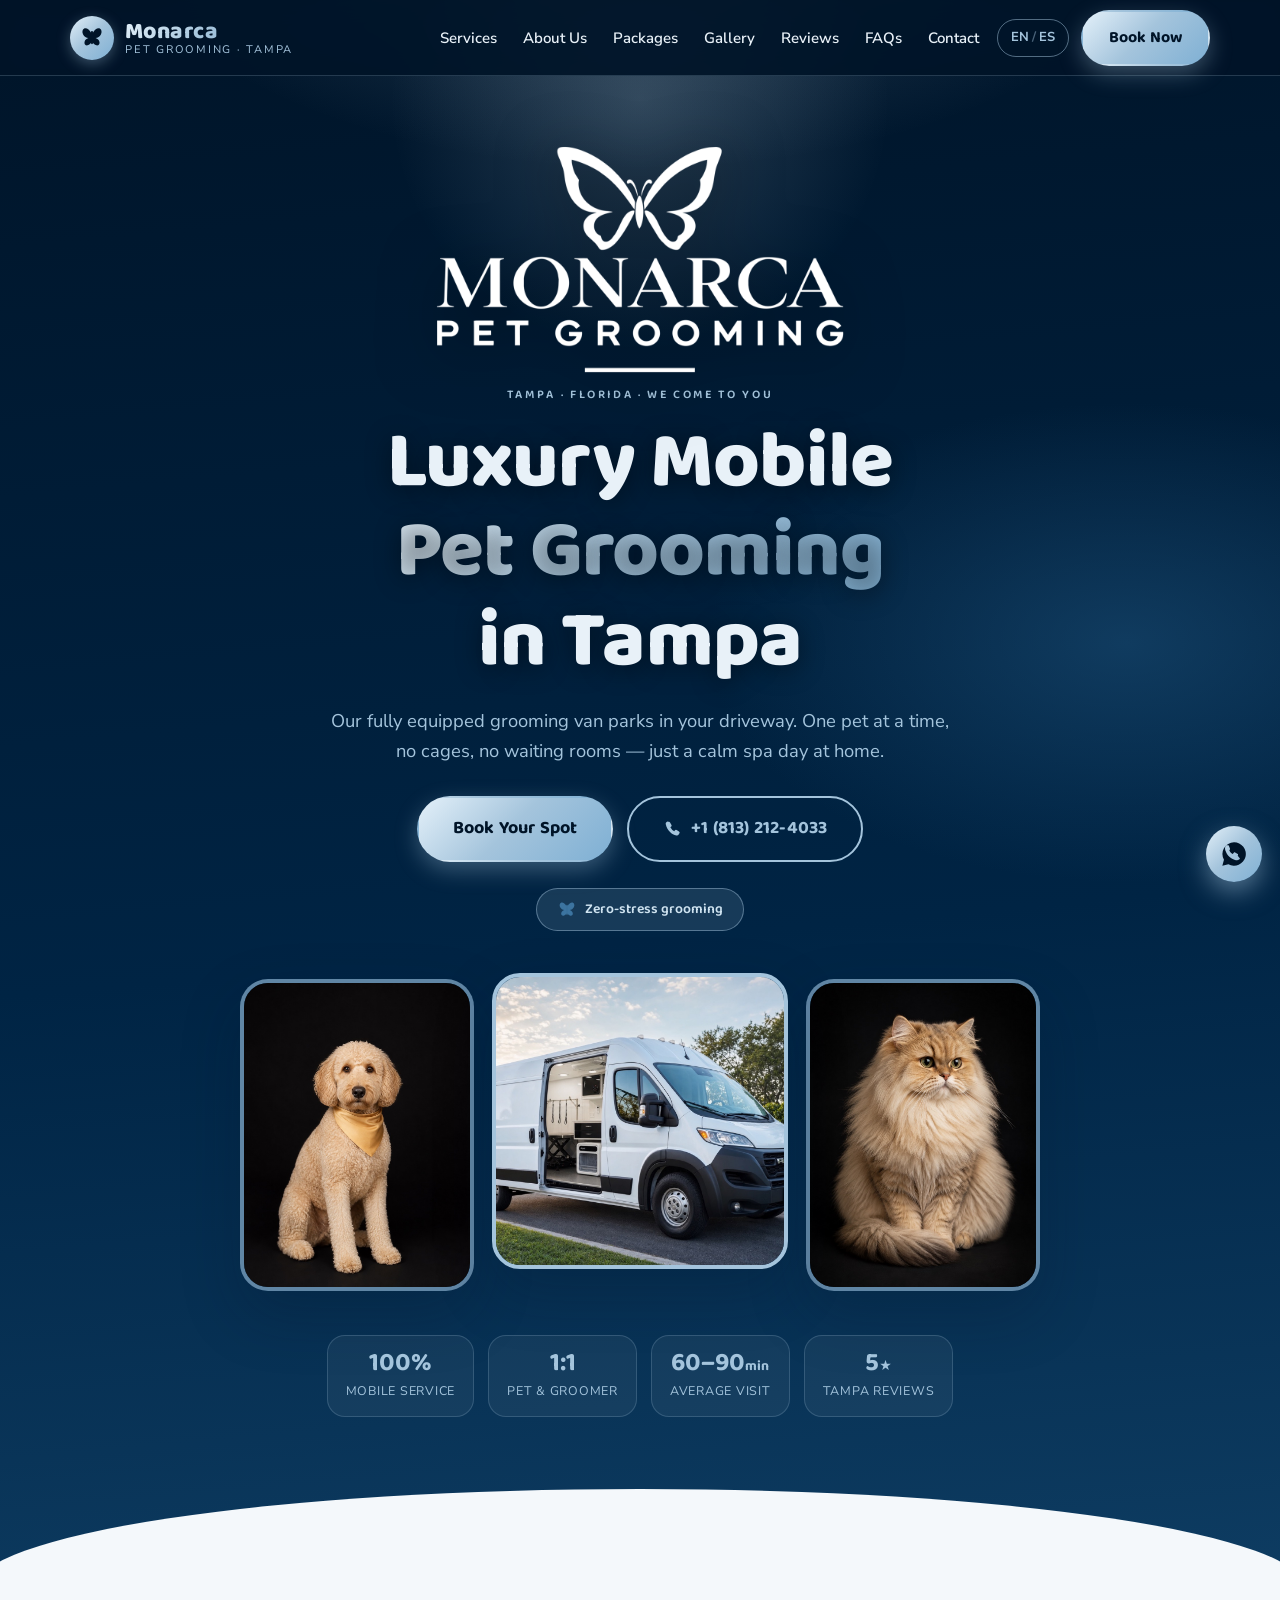
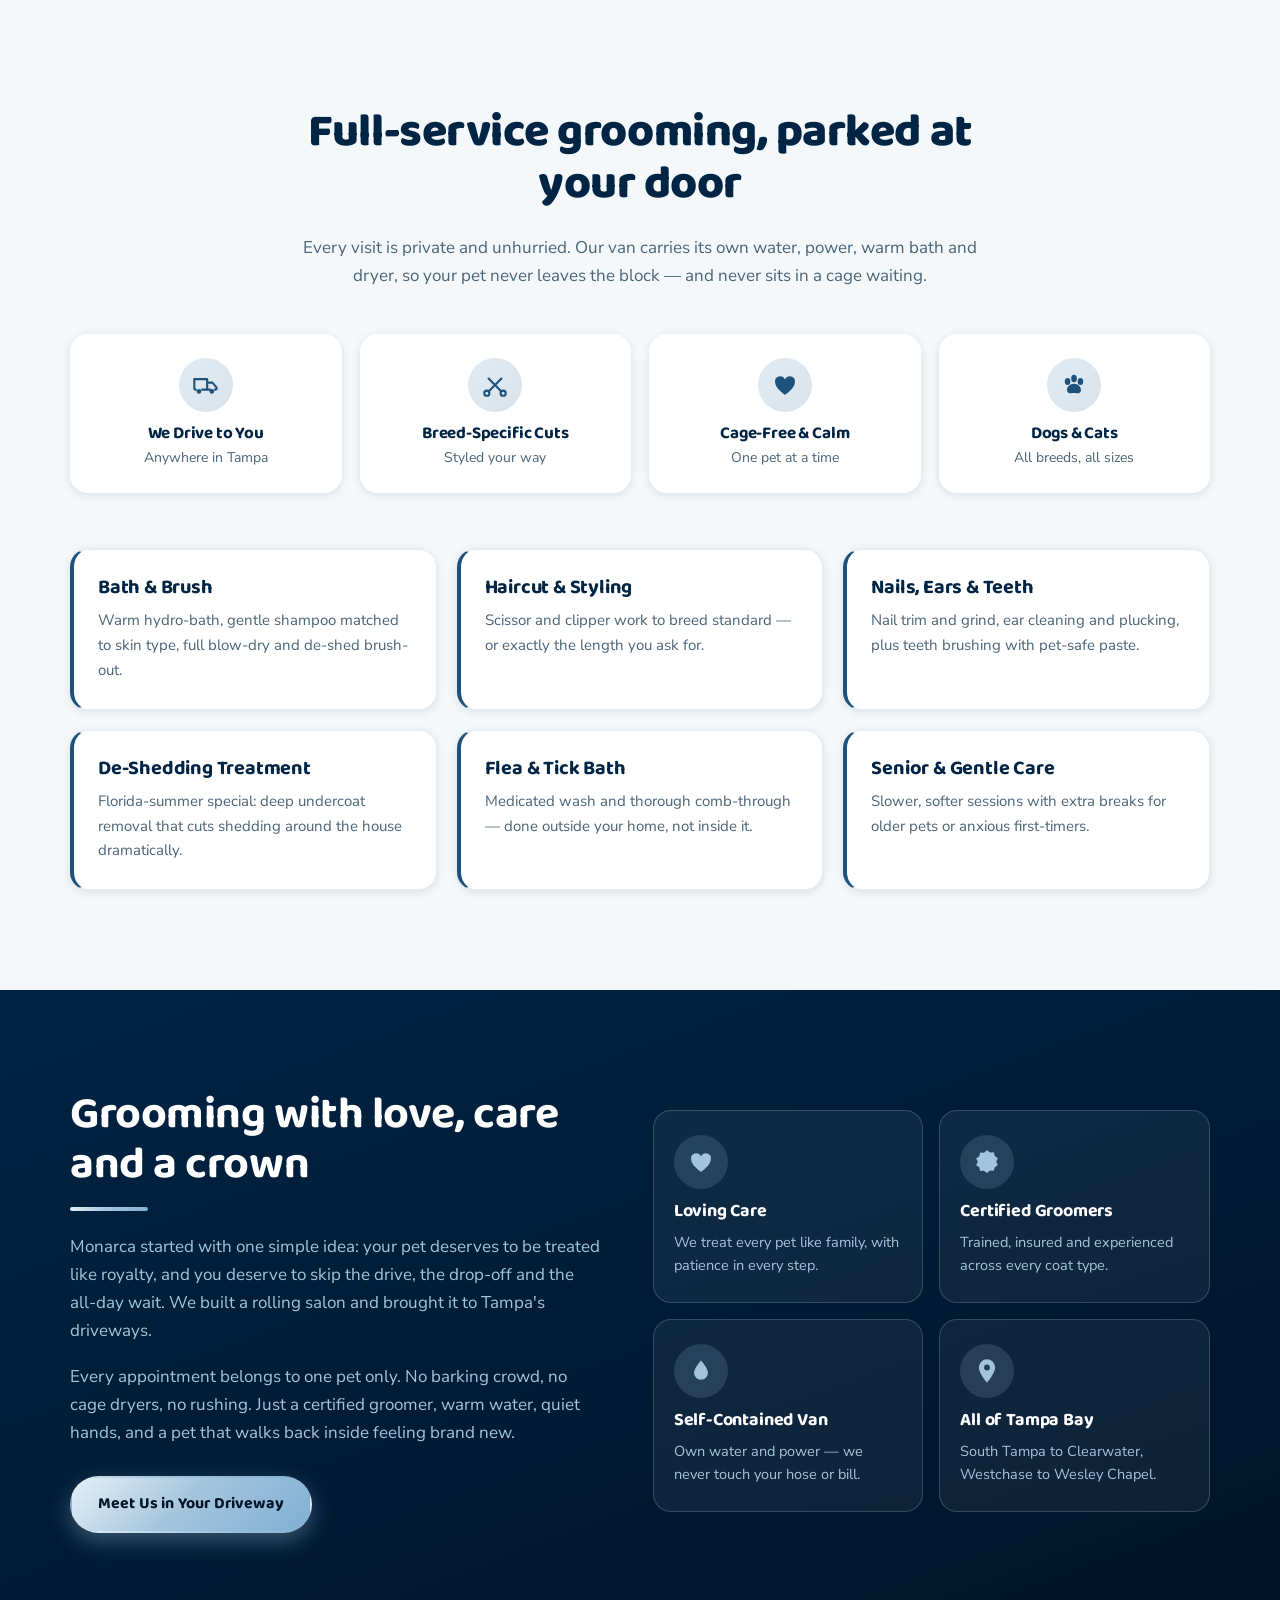
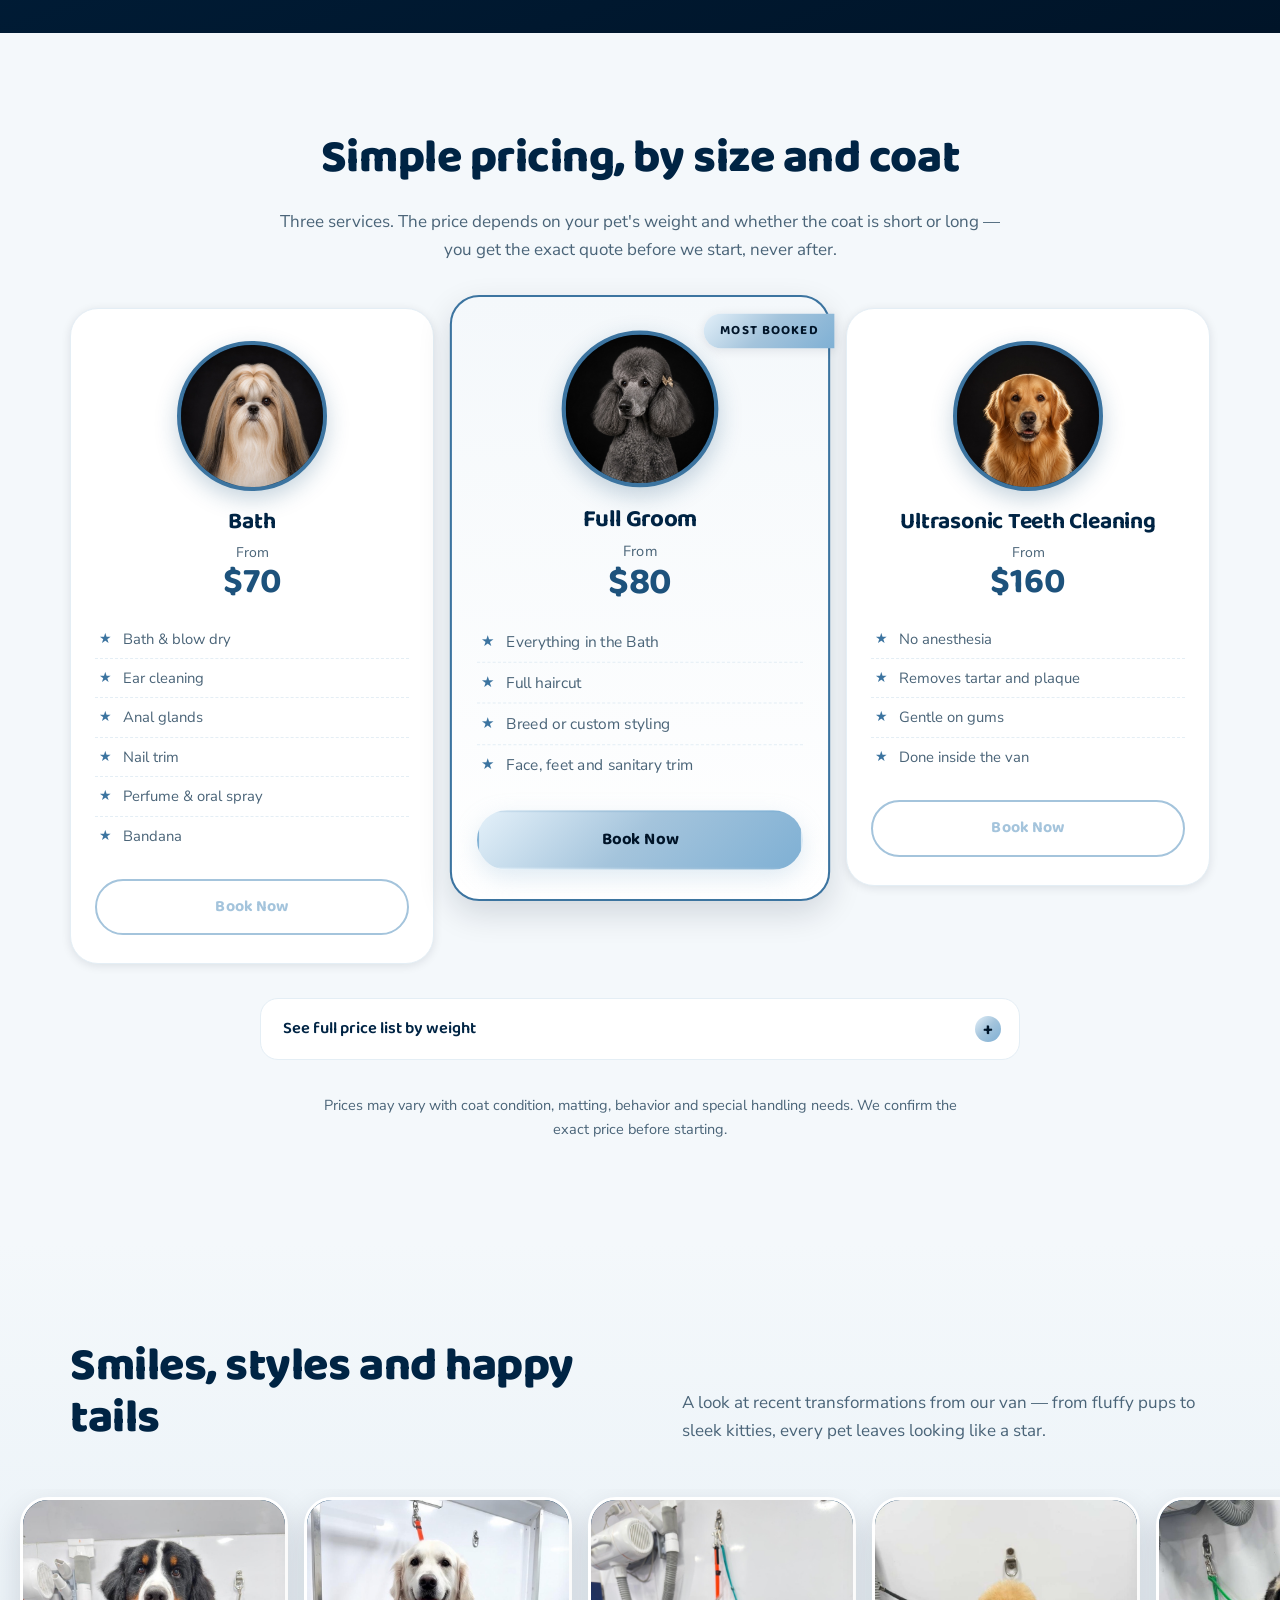
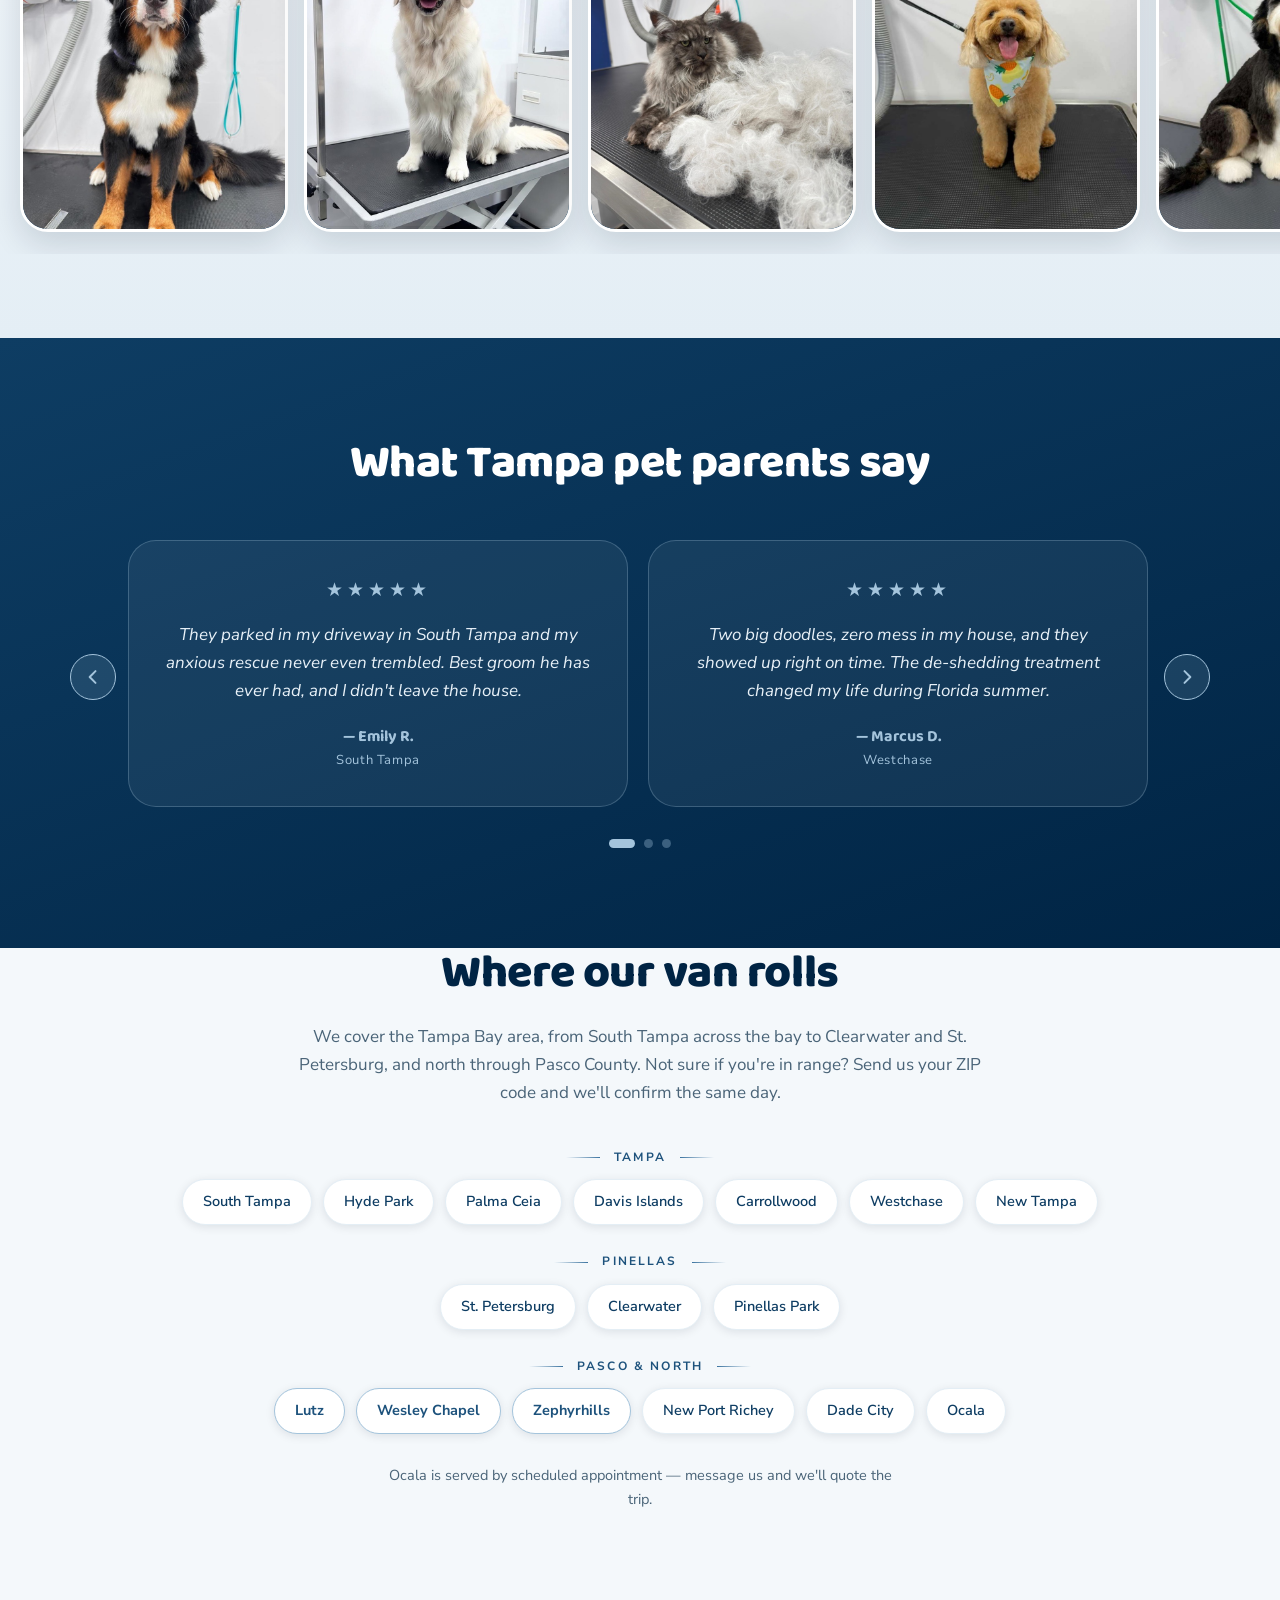
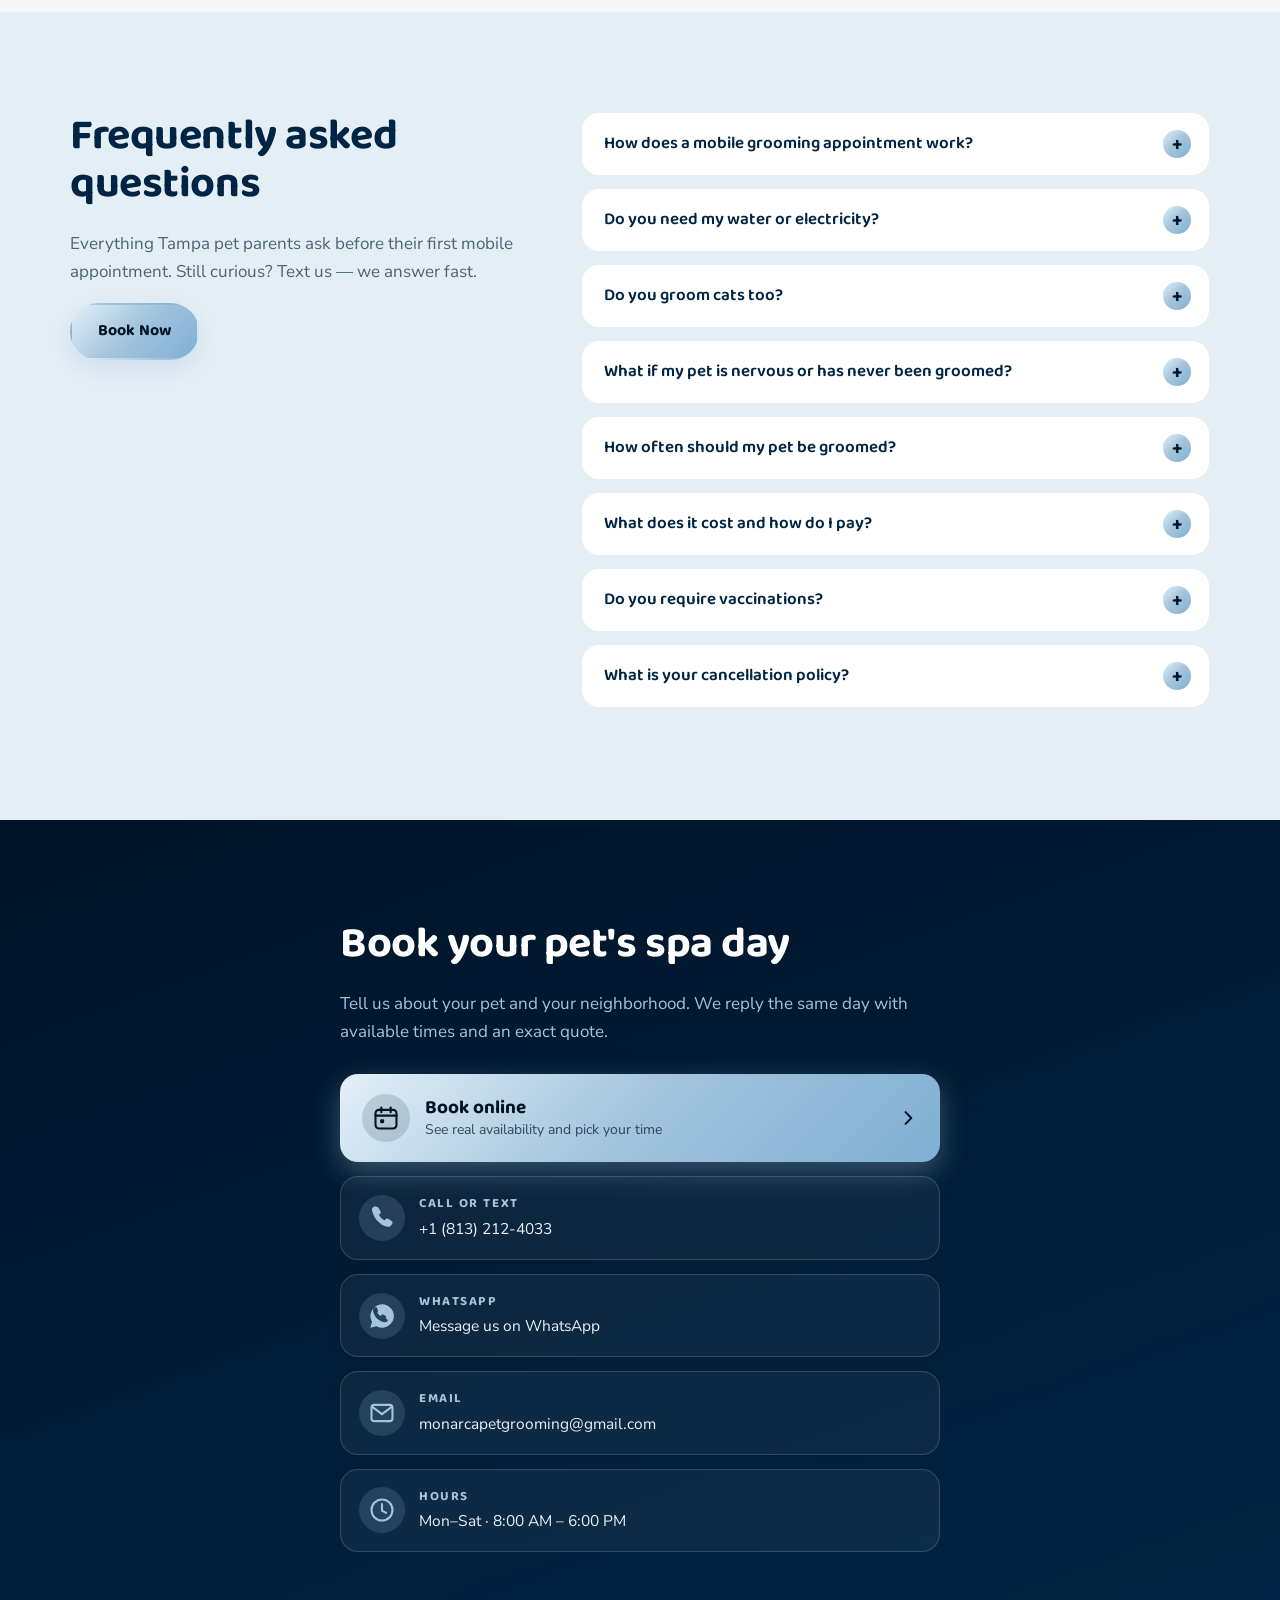
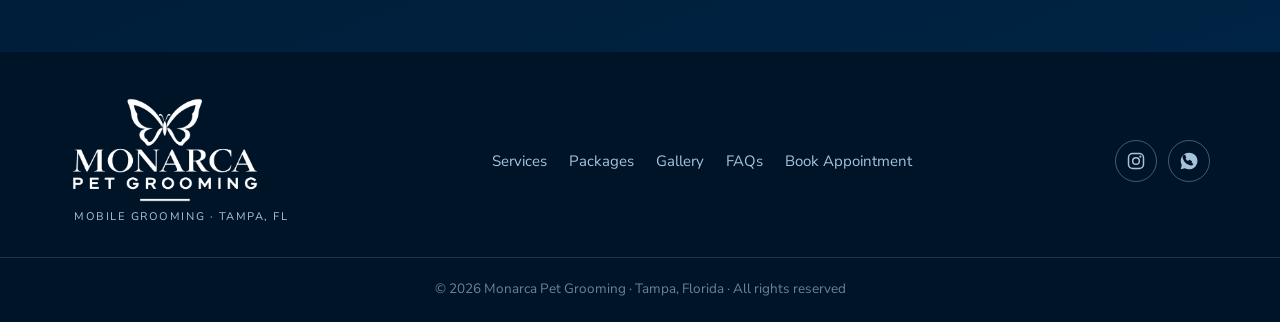
<file: index.html>
<!DOCTYPE html>
<html lang="en">
<head>
<meta charset="UTF-8">
<meta name="viewport" content="width=device-width, initial-scale=1">
<title>Monarca Pet Grooming | Mobile Pet Grooming in Tampa, FL</title>
<meta name="description" content="Monarca Pet Grooming brings professional, stress-free mobile dog and cat grooming to your driveway anywhere in Tampa, FL. Call or text +1 (813) 212-4033.">
<meta name="theme-color" content="#002444">
<meta name="referrer" content="strict-origin-when-cross-origin">

<meta property="og:title" content="Monarca Pet Grooming — Mobile Grooming in Tampa, FL">
<meta property="og:description" content="Professional mobile pet grooming that comes to your door in Tampa. One pet at a time, no cages, no stress.">
<meta property="og:type" content="website">
<meta property="og:image" content="assets/img/og.jpg">

<link rel="icon" href="assets/icons/favicon.svg" type="image/svg+xml">
<link rel="preconnect" href="https://fonts.googleapis.com">
<link rel="preconnect" href="https://fonts.gstatic.com" crossorigin>
<link href="https://fonts.googleapis.com/css2?family=Baloo+2:wght@500;600;700;800&family=Nunito+Sans:opsz,wght@6..12,400;6..12,600;6..12,700&display=swap" rel="stylesheet">
<link rel="stylesheet" href="styles.css?v=12">

<script type="application/ld+json">
{
  "@context": "https://schema.org",
  "@type": "PetGroomer",
  "name": "Monarca Pet Grooming",
  "description": "Mobile dog and cat grooming that comes to your door, serving Tampa, Florida.",
  "telephone": "+1-813-212-4033",
  "email": "monarcapetgrooming@gmail.com",
  "url": "https://monarcapetworld.com",
  "priceRange": "$$",
  "image": "https://monarcapetworld.com/assets/img/og.jpg",
  "logo": "https://monarcapetworld.com/assets/img/logo.png",
  "geo": {"@type":"GeoCoordinates","latitude":27.9506,"longitude":-82.4572},
  "hasOfferCatalog": {
    "@type": "OfferCatalog",
    "name": "Mobile grooming services",
    "itemListElement": [
      {"@type":"Offer","itemOffered":{"@type":"Service","name":"Mobile dog bath and brush"}},
      {"@type":"Offer","itemOffered":{"@type":"Service","name":"Mobile dog haircut and breed styling"}},
      {"@type":"Offer","itemOffered":{"@type":"Service","name":"De-shedding treatment"}},
      {"@type":"Offer","itemOffered":{"@type":"Service","name":"Flea and tick bath"}},
      {"@type":"Offer","itemOffered":{"@type":"Service","name":"Nail trim, ear cleaning and teeth brushing"}},
      {"@type":"Offer","itemOffered":{"@type":"Service","name":"Mobile cat grooming"}},
      {"@type":"Offer","itemOffered":{"@type":"Service","name":"Senior and anxious pet grooming"}}
    ]
  },
  "areaServed": [
    {"@type":"City","name":"Tampa","addressRegion":"FL"},
    {"@type":"City","name":"St. Petersburg","addressRegion":"FL"},
    {"@type":"City","name":"Clearwater","addressRegion":"FL"},
    {"@type":"City","name":"Pinellas Park","addressRegion":"FL"},
    {"@type":"City","name":"Lutz","addressRegion":"FL"},
    {"@type":"City","name":"Wesley Chapel","addressRegion":"FL"},
    {"@type":"City","name":"New Port Richey","addressRegion":"FL"},
    {"@type":"City","name":"Zephyrhills","addressRegion":"FL"},
    {"@type":"City","name":"Dade City","addressRegion":"FL"},
    {"@type":"City","name":"Ocala","addressRegion":"FL"}
  ],
  "address": {"@type":"PostalAddress","addressLocality":"Tampa","addressRegion":"FL","addressCountry":"US"},
  "parentOrganization": {
    "@type": "Organization",
    "name": "Monarca Pet World",
    "url": "https://monarcapetworld.com"
  },
  "openingHoursSpecification": [{
    "@type":"OpeningHoursSpecification",
    "dayOfWeek":["Monday","Tuesday","Wednesday","Thursday","Friday","Saturday"],
    "opens":"08:00","closes":"18:00"
  }]
}
</script>

<!-- Google Analytics (GA4). El identificador vive aqui; si Monarca
     cambia de cuenta, se reemplaza G-MKQ6XB3WZZ en las dos lineas. -->
<script async src="https://www.googletagmanager.com/gtag/js?id=G-MKQ6XB3WZZ"></script>
<script>
  window.dataLayer = window.dataLayer || [];
  function gtag(){ dataLayer.push(arguments); }
  gtag('js', new Date());
  gtag('config', 'G-MKQ6XB3WZZ');
</script>
</head>
<body>

<a class="skip-link" href="#main" data-en="Skip to content" data-es="Ir al contenido">Skip to content</a>

<!-- ============ HEADER ============ -->
<header class="site-header" id="top">
  <div class="wrap header-inner">
    <a class="brand" href="#top" aria-label="Monarca Pet Grooming — home">
      <span class="brand-mark" aria-hidden="true">
        <svg viewBox="0 0 48 48" role="img"><use href="#icon-butterfly"/></svg>
      </span>
      <span class="brand-text">
        <strong>Monarca</strong>
        <small data-en="Pet Grooming · Tampa" data-es="Pet Grooming · Tampa">Pet Grooming · Tampa</small>
      </span>
    </a>

    <nav class="nav" id="nav" aria-label="Main">
      <a href="#services" data-en="Services" data-es="Servicios">Services</a>
      <a href="#about" data-en="About Us" data-es="Nosotros">About Us</a>
      <a href="#packages" data-en="Packages" data-es="Paquetes">Packages</a>
      <a href="#gallery" data-en="Gallery" data-es="Galería">Gallery</a>
      <a href="#reviews" data-en="Reviews" data-es="Reseñas">Reviews</a>
      <a href="#faq" data-en="FAQs" data-es="Preguntas">FAQs</a>
      <a href="#contact" data-en="Contact" data-es="Contacto">Contact</a>
      <a class="btn btn-gold nav-cta" href="#contact" data-book data-en="Book Now" data-es="Reservar">Book Now</a>
    </nav>

    <div class="header-actions">
      <button class="lang-toggle" id="langToggle" type="button" aria-label="Cambiar idioma / Switch language">
        <span class="lang-on">EN</span><span class="lang-sep">/</span><span class="lang-off">ES</span>
      </button>
      <a class="btn btn-gold header-cta" href="#contact" data-book data-en="Book Now" data-es="Reservar">Book Now</a>
      <button class="burger" id="burger" type="button" aria-expanded="false" aria-controls="nav" aria-label="Menu">
        <span></span><span></span><span></span>
      </button>
    </div>
  </div>
</header>

<main id="main">

<!-- ============ HERO ============ -->
<section class="hero">
  <div class="hero-glow" aria-hidden="true"></div>
  <div class="wrap hero-inner">
    <img class="hero-logo" src="assets/img/logo-white.png" alt="Monarca Pet Grooming — mobile pet grooming in Tampa" width="1100" height="626">
    <p class="eyebrow" data-en="Tampa · Florida · We come to you" data-es="Tampa · Florida · Vamos a tu casa">Tampa · Florida · We come to you</p>
    <h1 class="hero-title">
      <span data-en="Luxury Mobile" data-es="Grooming Móvil">Luxury Mobile</span><br>
      <span class="gold" data-en="Pet Grooming" data-es="de Lujo">Pet Grooming</span><br>
      <span data-en="in Tampa" data-es="en Tampa">in Tampa</span>
    </h1>
    <p class="hero-sub" data-en="Our fully equipped grooming van parks in your driveway. One pet at a time, no cages, no waiting rooms — just a calm spa day at home."
       data-es="Nuestra van totalmente equipada llega hasta tu casa. Una mascota a la vez, sin jaulas ni salas de espera — un día de spa tranquilo en casa.">
      Our fully equipped grooming van parks in your driveway. One pet at a time, no cages, no waiting rooms — just a calm spa day at home.
    </p>

    <div class="hero-cta">
      <a class="btn btn-gold btn-lg" href="#contact" data-book data-en="Book Your Spot" data-es="Reserva tu Cita">Book Your Spot</a>
      <a class="btn btn-outline btn-lg" href="tel:+18132124033">
        <svg class="ico" viewBox="0 0 24 24" aria-hidden="true"><use href="#icon-phone"/></svg>
        <span>+1 (813) 212-4033</span>
      </a>
    </div>

    <div class="hero-badge" aria-hidden="true">
      <svg class="bfly" viewBox="0 0 24 24"><use href="#icon-butterfly"/></svg>
      <span data-en="Zero-stress grooming" data-es="Grooming sin estrés">Zero-stress grooming</span>
    </div>

    <div class="hero-photos">
      <figure class="hp hp-1"><img src="assets/img/hero-1.jpg" alt="Freshly groomed cream goldendoodle wearing a gold bandana" data-ph="dog" width="900" height="1200" loading="lazy"></figure>
      <figure class="hp hp-2"><img src="assets/img/hero-2.jpg" alt="Monarca mobile grooming van in Tampa with its side door open showing the grooming table" data-ph="van" width="1000" height="1000" loading="lazy"></figure>
      <figure class="hp hp-3"><img src="assets/img/hero-3.jpg" alt="Long-haired Persian cat after a full grooming session" data-ph="cat" width="900" height="1200" loading="lazy"></figure>
    </div>

    <ul class="hero-strip">
      <li><strong>100%</strong><span data-en="Mobile service" data-es="Servicio móvil">Mobile service</span></li>
      <li><strong>1:1</strong><span data-en="Pet &amp; groomer" data-es="Mascota y groomer">Pet &amp; groomer</span></li>
      <li><strong>60–90<em>min</em></strong><span data-en="Average visit" data-es="Visita promedio">Average visit</span></li>
      <li><strong>5<em>★</em></strong><span data-en="Tampa reviews" data-es="Reseñas en Tampa">Tampa reviews</span></li>
    </ul>
  </div>
  <div class="hero-curve" aria-hidden="true"></div>
</section>

<!-- ============ SERVICES ============ -->
<section class="section services" id="services">
  <div class="wrap">
    <header class="sec-head center">
      <h2 data-en="Full-service grooming, parked at your door" data-es="Grooming completo, estacionado en tu puerta">Full-service grooming, parked at your door</h2>
      <p data-en="Every visit is private and unhurried. Our van carries its own water, power, warm bath and dryer, so your pet never leaves the block — and never sits in a cage waiting."
         data-es="Cada visita es privada y sin prisas. La van lleva su propia agua, energía, baño tibio y secadora, así tu mascota nunca sale de la cuadra — ni espera en una jaula.">
        Every visit is private and unhurried.
      </p>
    </header>

    <ul class="feature-row">
      <li><span class="fi"><svg viewBox="0 0 24 24"><use href="#icon-van"/></svg></span>
        <h3 data-en="We Drive to You" data-es="Vamos a Ti">We Drive to You</h3>
        <p data-en="Anywhere in Tampa" data-es="En todo Tampa">Anywhere in Tampa</p></li>
      <li><span class="fi"><svg viewBox="0 0 24 24"><use href="#icon-scissors"/></svg></span>
        <h3 data-en="Breed-Specific Cuts" data-es="Cortes por Raza">Breed-Specific Cuts</h3>
        <p data-en="Styled your way" data-es="A tu gusto">Styled your way</p></li>
      <li><span class="fi"><svg viewBox="0 0 24 24"><use href="#icon-heart"/></svg></span>
        <h3 data-en="Cage-Free &amp; Calm" data-es="Sin Jaulas" >Cage-Free &amp; Calm</h3>
        <p data-en="One pet at a time" data-es="Una mascota a la vez">One pet at a time</p></li>
      <li><span class="fi"><svg viewBox="0 0 24 24"><use href="#icon-paw"/></svg></span>
        <h3 data-en="Dogs &amp; Cats" data-es="Perros y Gatos">Dogs &amp; Cats</h3>
        <p data-en="All breeds, all sizes" data-es="Todas las razas">All breeds, all sizes</p></li>
    </ul>

    <div class="service-grid">
      <article class="svc">
        <h3 data-en="Bath &amp; Brush" data-es="Baño y Cepillado">Bath &amp; Brush</h3>
        <p data-en="Warm hydro-bath, gentle shampoo matched to skin type, full blow-dry and de-shed brush-out."
           data-es="Baño tibio, shampoo suave según el tipo de piel, secado completo y cepillado para eliminar pelo muerto.">Warm hydro-bath, gentle shampoo, full blow-dry and de-shed brush-out.</p>
      </article>
      <article class="svc">
        <h3 data-en="Haircut &amp; Styling" data-es="Corte y Estilo">Haircut &amp; Styling</h3>
        <p data-en="Scissor and clipper work to breed standard — or exactly the length you ask for."
           data-es="Trabajo con tijera y máquina según el estándar de la raza — o el largo que tú pidas.">Scissor and clipper work to breed standard, or your preferred length.</p>
      </article>
      <article class="svc">
        <h3 data-en="Nails, Ears &amp; Teeth" data-es="Uñas, Oídos y Dientes">Nails, Ears &amp; Teeth</h3>
        <p data-en="Nail trim and grind, ear cleaning and plucking, plus teeth brushing with pet-safe paste."
           data-es="Corte y limado de uñas, limpieza de oídos y cepillado dental con pasta segura para mascotas.">Nail trim and grind, ear cleaning, teeth brushing.</p>
      </article>
      <article class="svc">
        <h3 data-en="De-Shedding Treatment" data-es="Tratamiento Anti-Pelo">De-Shedding Treatment</h3>
        <p data-en="Florida-summer special: deep undercoat removal that cuts shedding around the house dramatically."
           data-es="Especial para el verano de Florida: remoción profunda del subpelo que reduce muchísimo el pelo en casa.">Deep undercoat removal that dramatically cuts shedding.</p>
      </article>
      <article class="svc">
        <h3 data-en="Flea &amp; Tick Bath" data-es="Baño Antipulgas">Flea &amp; Tick Bath</h3>
        <p data-en="Medicated wash and thorough comb-through — done outside your home, not inside it."
           data-es="Baño medicado y peinado minucioso — hecho fuera de tu casa, no adentro.">Medicated wash and comb-through, done outside your home.</p>
      </article>
      <article class="svc">
        <h3 data-en="Senior &amp; Gentle Care" data-es="Cuidado Senior">Senior &amp; Gentle Care</h3>
        <p data-en="Slower, softer sessions with extra breaks for older pets or anxious first-timers."
           data-es="Sesiones más lentas y suaves, con pausas extra para mascotas mayores o nerviosas.">Slower, softer sessions with extra breaks.</p>
      </article>
    </div>
  </div>
</section>

<!-- ============ ABOUT ============ -->
<section class="section about" id="about">
  <div class="wrap about-grid">
    <div class="about-copy">
      <h2 data-en="Grooming with love, care and a crown" data-es="Grooming con amor, cuidado y corona">Grooming with love, care and a crown</h2>
      <p data-en="Monarca started with one simple idea: your pet deserves to be treated like royalty, and you deserve to skip the drive, the drop-off and the all-day wait. We built a rolling salon and brought it to Tampa's driveways."
         data-es="Monarca nació de una idea simple: tu mascota merece ser tratada como realeza, y tú mereces evitar el viaje, dejarla y esperar todo el día. Construimos un salón rodante y lo llevamos a las casas de Tampa.">
        Monarca started with one simple idea: your pet deserves to be treated like royalty.
      </p>
      <p data-en="Every appointment belongs to one pet only. No barking crowd, no cage dryers, no rushing. Just a certified groomer, warm water, quiet hands, and a pet that walks back inside feeling brand new."
         data-es="Cada cita es para una sola mascota. Sin ladridos alrededor, sin secadoras de jaula, sin prisas. Solo un groomer certificado, agua tibia, manos tranquilas y una mascota que regresa a casa como nueva.">
        Every appointment belongs to one pet only.
      </p>
      <a class="btn btn-gold" href="#contact" data-en="Meet Us in Your Driveway" data-es="Te Vemos en Tu Casa">Meet Us in Your Driveway</a>
    </div>

    <ul class="about-cards">
      <li><span class="ci"><svg viewBox="0 0 24 24"><use href="#icon-heart"/></svg></span>
        <h3 data-en="Loving Care" data-es="Trato Amoroso">Loving Care</h3>
        <p data-en="We treat every pet like family, with patience in every step." data-es="Tratamos a cada mascota como familia, con paciencia en cada paso.">We treat every pet like family.</p></li>
      <li><span class="ci"><svg viewBox="0 0 24 24"><use href="#icon-badge"/></svg></span>
        <h3 data-en="Certified Groomers" data-es="Groomers Certificados">Certified Groomers</h3>
        <p data-en="Trained, insured and experienced across every coat type." data-es="Capacitados, asegurados y con experiencia en todo tipo de pelaje.">Trained, insured and experienced.</p></li>
      <li><span class="ci"><svg viewBox="0 0 24 24"><use href="#icon-drop"/></svg></span>
        <h3 data-en="Self-Contained Van" data-es="Van Autónoma">Self-Contained Van</h3>
        <p data-en="Own water and power — we never touch your hose or bill." data-es="Agua y energía propias — no usamos tu manguera ni tu recibo.">Own water and power supply.</p></li>
      <li><span class="ci"><svg viewBox="0 0 24 24"><use href="#icon-pin"/></svg></span>
        <h3 data-en="All of Tampa Bay" data-es="Todo Tampa Bay">All of Tampa Bay</h3>
        <p data-en="South Tampa to Clearwater, Westchase to Wesley Chapel." data-es="De South Tampa a Clearwater, de Westchase a Wesley Chapel.">South Tampa to Clearwater and beyond.</p></li>
    </ul>
  </div>
</section>

<!-- ============ PACKAGES ============ -->
<section class="section packages" id="packages">
  <div class="wrap">
    <header class="sec-head center">
      <h2 data-en="Simple pricing, by size and coat" data-es="Precios claros, según tamaño y pelaje">Simple pricing, by size and coat</h2>
      <p data-en="Three services. The price depends on your pet's weight and whether the coat is short or long — you get the exact quote before we start, never after."
         data-es="Tres servicios. El precio depende del peso de tu mascota y de si el pelo es corto o largo — recibes la cotización exacta antes de empezar, nunca después.">
        Three services, priced by size and coat.
      </p>
    </header>

    <div class="pkg-grid">
      <article class="pkg">
        <div class="pkg-photo"><img src="assets/img/pkg-1.jpg" alt="Shih Tzu after a bath and blow-dry" data-ph="dog" width="1000" height="1000" loading="lazy"></div>
        <h3 data-en="Bath" data-es="Baño">Bath</h3>
        <p class="price"><span data-en="From" data-es="Desde">From</span> <strong>$70</strong></p>
        <ul class="pkg-list">
          <li data-en="Bath &amp; blow dry" data-es="Baño y secado">Bath &amp; blow dry</li>
          <li data-en="Ear cleaning" data-es="Limpieza de oídos">Ear cleaning</li>
          <li data-en="Anal glands" data-es="Glándulas anales">Anal glands</li>
          <li data-en="Nail trim" data-es="Corte de uñas">Nail trim</li>
          <li data-en="Perfume &amp; oral spray" data-es="Perfume y spray bucal">Perfume &amp; oral spray</li>
          <li data-en="Bandana" data-es="Bandana">Bandana</li>
        </ul>
        <a class="btn btn-outline" href="#contact" data-book data-en="Book Now" data-es="Reservar">Book Now</a>
      </article>

      <article class="pkg pkg-featured">
        <span class="ribbon" data-en="Most Booked" data-es="Más Popular">Most Booked</span>
        <div class="pkg-photo"><img src="assets/img/pkg-2.jpg" alt="Standard poodle with a scissored breed haircut" data-ph="dog" width="1000" height="1000" loading="lazy"></div>
        <h3 data-en="Full Groom" data-es="Groom Completo">Full Groom</h3>
        <p class="price"><span data-en="From" data-es="Desde">From</span> <strong>$80</strong></p>
        <ul class="pkg-list">
          <li data-en="Everything in the Bath" data-es="Todo lo del Baño">Everything in the Bath</li>
          <li data-en="Full haircut" data-es="Corte de pelo completo">Full haircut</li>
          <li data-en="Breed or custom styling" data-es="Estilo por raza o a tu gusto">Breed or custom styling</li>
          <li data-en="Face, feet and sanitary trim" data-es="Cara, patas y corte sanitario">Face, feet and sanitary trim</li>
        </ul>
        <a class="btn btn-gold" href="#contact" data-book data-en="Book Now" data-es="Reservar">Book Now</a>
      </article>

      <article class="pkg">
        <div class="pkg-photo"><img src="assets/img/pkg-3.jpg" alt="Golden retriever after a grooming session" data-ph="dog" width="1000" height="1000" loading="lazy"></div>
        <h3 data-en="Ultrasonic Teeth Cleaning" data-es="Limpieza Dental Ultrasónica">Ultrasonic Teeth Cleaning</h3>
        <p class="price"><span data-en="From" data-es="Desde">From</span> <strong>$160</strong></p>
        <ul class="pkg-list">
          <li data-en="No anesthesia" data-es="Sin anestesia">No anesthesia</li>
          <li data-en="Removes tartar and plaque" data-es="Retira sarro y placa">Removes tartar and plaque</li>
          <li data-en="Gentle on gums" data-es="Suave con las encías">Gentle on gums</li>
          <li data-en="Done inside the van" data-es="Se hace dentro de la van">Done inside the van</li>
        </ul>
        <a class="btn btn-outline" href="#contact" data-book data-en="Book Now" data-es="Reservar">Book Now</a>
      </article>
    </div>

    <details class="price-more">
      <summary data-en="See full price list by weight" data-es="Ver la lista completa de precios por peso">See full price list by weight</summary>

      <div class="table-wrap">
        <table class="price-table">
          <thead>
            <tr>
              <th data-en="Size" data-es="Tamaño">Size</th>
              <th colspan="2" data-en="Bath" data-es="Baño">Bath</th>
              <th colspan="2" data-en="Full Groom" data-es="Groom Completo">Full Groom</th>
            </tr>
            <tr class="sub">
              <th></th>
              <th data-en="Short" data-es="Corto">Short</th>
              <th data-en="Long" data-es="Largo">Long</th>
              <th data-en="Short" data-es="Corto">Short</th>
              <th data-en="Long" data-es="Largo">Long</th>
            </tr>
          </thead>
          <tbody>
            <tr><th data-en="Small · 1–20 lb" data-es="Pequeño · 1–20 lb">Small · 1–20 lb</th><td>$70</td><td>$85</td><td>$80</td><td>$90</td></tr>
            <tr><th data-en="Medium · 21–40 lb" data-es="Mediano · 21–40 lb">Medium · 21–40 lb</th><td>$85</td><td>$105</td><td>$90</td><td>$100</td></tr>
            <tr><th data-en="Large · 41–60 lb" data-es="Grande · 41–60 lb">Large · 41–60 lb</th><td>$105</td><td>$120</td><td>$110</td><td>$120</td></tr>
            <tr><th data-en="Big · 61–80 lb" data-es="Muy grande · 61–80 lb">Big · 61–80 lb</th><td>$120</td><td>$130</td><td>$130</td><td>$140</td></tr>
            <tr><th data-en="X-Large · 81–100 lb" data-es="Extra grande · 81–100 lb">X-Large · 81–100 lb</th><td>$130</td><td>$145</td><td>$140</td><td>$150</td></tr>
            <tr><th data-en="Giant · 100–120 lb" data-es="Gigante · 100–120 lb">Giant · 100–120 lb</th><td>$145</td><td>$160</td><td>$160</td><td>$170</td></tr>
            <tr><th data-en="X-Giant · +120 lb" data-es="Extra gigante · +120 lb">X-Giant · +120 lb</th><td>$160</td><td>$175</td><td>$175</td><td>$200</td></tr>
            <tr class="cats"><th data-en="Cats" data-es="Gatos">Cats</th><td>$110</td><td>$120</td><td>$130</td><td>$130</td></tr>
          </tbody>
        </table>
      </div>

      <div class="price-extra">
        <div>
          <h4 data-en="Ultrasonic teeth cleaning" data-es="Limpieza dental ultrasónica">Ultrasonic teeth cleaning</h4>
          <ul>
            <li><span data-en="Small · 1–20 lb" data-es="Pequeño · 1–20 lb">Small · 1–20 lb</span><b>$160</b></li>
            <li><span data-en="Medium · 21–40 lb" data-es="Mediano · 21–40 lb">Medium · 21–40 lb</span><b>$190</b></li>
            <li><span data-en="Large · 41–70 lb" data-es="Grande · 41–70 lb">Large · 41–70 lb</span><b>$220</b></li>
            <li><span data-en="Big · 71–100 lb" data-es="Muy grande · 71–100 lb">Big · 71–100 lb</span><b>$250</b></li>
            <li><span data-en="Giant · 100–120 lb" data-es="Gigante · 100–120 lb">Giant · 100–120 lb</span><b>$290</b></li>
            <li><span data-en="X-Giant · +120 lb" data-es="Extra gigante · +120 lb">X-Giant · +120 lb</span><b>$320</b></li>
          </ul>
        </div>
        <div>
          <h4 data-en="À la carte services" data-es="Servicios sueltos">À la carte services</h4>
          <p class="mini top" data-en="All of these already come with any Bath or Full Groom. The prices below are only for booking a service on its own."
             data-es="Todos estos ya vienen incluidos en el Baño y en el Groom Completo. Los precios de abajo son solo para contratar un servicio por separado.">
            All of these already come with any Bath or Full Groom.
          </p>
          <ul>
            <li><span data-en="Flea &amp; tick bath" data-es="Baño antipulgas">Flea &amp; tick bath</span><b>$25–35</b></li>
            <li><span data-en="De-shedding" data-es="Tratamiento anti-pelo">De-shedding</span><b>$25–35</b></li>
            <li><span data-en="Teeth brushing" data-es="Cepillado dental">Teeth brushing</span><b>$25–35</b></li>
            <li><span data-en="Nail trim" data-es="Corte de uñas">Nail trim</span><b>$25–35</b></li>
            <li><span data-en="Anal glands" data-es="Glándulas anales">Anal glands</span><b>$25–35</b></li>
            <li><span data-en="Ear cleaning" data-es="Limpieza de oídos">Ear cleaning</span><b>$25</b></li>
          </ul>
        </div>
      </div>
    </details>

    <p class="pkg-note"
       data-en="Prices may vary with coat condition, matting, behavior and special handling needs. We confirm the exact price before starting."
       data-es="Los precios pueden variar según el estado del pelaje, los nudos, el comportamiento y necesidades de manejo especial. Confirmamos el precio exacto antes de empezar.">
      Prices may vary with coat condition, matting and special handling needs.
    </p>
  </div>
</section>

<!-- ============ GALLERY ============ -->
<section class="section gallery" id="gallery">
  <div class="wrap">
    <header class="sec-head split">
      <h2 data-en="Smiles, styles and happy tails" data-es="Sonrisas, estilos y colitas felices">Smiles, styles and happy tails</h2>
      <p data-en="A look at recent transformations from our van — from fluffy pups to sleek kitties, every pet leaves looking like a star."
         data-es="Un vistazo a transformaciones recientes desde nuestra van — de cachorros esponjados a gatitos elegantes, cada mascota sale como una estrella.">
        A look at recent transformations from our van.
      </p>
    </header>
  </div>
  <div class="gal-track" id="galTrack">
    <figure><img src="assets/img/gal-1.jpg" alt="Bernese Mountain Dog groomed inside the Monarca mobile van in Tampa" data-ph="dog" width="800" height="1000" loading="lazy"></figure>
    <figure><img src="assets/img/gal-2.jpg" alt="Cream golden retriever after a full groom in Tampa" data-ph="dog" width="800" height="1000" loading="lazy"></figure>
    <figure><img src="assets/img/gal-3.jpg" alt="Maine Coon cat after a de-shedding treatment, beside the undercoat removed" data-ph="cat" width="800" height="1000" loading="lazy"></figure>
    <figure><img src="assets/img/gal-4.jpg" alt="Apricot poodle after a breed haircut by a mobile groomer in Tampa" data-ph="dog" width="800" height="1000" loading="lazy"></figure>
    <figure><img src="assets/img/gal-5.jpg" alt="Bernedoodle after a full groom and blow-dry" data-ph="dog" width="800" height="1000" loading="lazy"></figure>
    <figure><img src="assets/img/gal-6.jpg" alt="Long-haired dachshund after a bath and brush-out" data-ph="dog" width="800" height="1000" loading="lazy"></figure>
    <figure><img src="assets/img/gal-7.jpg" alt="Husky mix after a de-shedding treatment in Tampa" data-ph="dog" width="800" height="1000" loading="lazy"></figure>
  </div>
</section>

<!-- ============ REVIEWS ============ -->
<section class="section reviews" id="reviews">
  <div class="wrap">
    <header class="sec-head center">
      <h2 data-en="What Tampa pet parents say" data-es="Lo que dicen los dueños en Tampa">What Tampa pet parents say</h2>
    </header>

    <div class="rev-viewport">
      <button class="rev-btn prev" id="revPrev" type="button" aria-label="Previous review">
        <svg viewBox="0 0 24 24"><use href="#icon-chev"/></svg>
      </button>

      <div class="rev-track" id="revTrack">
        <blockquote class="rev">
          <div class="stars" aria-label="5 out of 5">★★★★★</div>
          <p data-en="They parked in my driveway in South Tampa and my anxious rescue never even trembled. Best groom he has ever had, and I didn't leave the house."
             data-es="Se estacionaron en mi entrada en South Tampa y mi perro rescatado, que es muy nervioso, ni tembló. El mejor corte que le han hecho, y yo ni salí de casa.">
            They parked in my driveway and my anxious rescue never even trembled.
          </p>
          <cite>— Emily R. <span>South Tampa</span></cite>
        </blockquote>
        <blockquote class="rev">
          <div class="stars" aria-label="5 out of 5">★★★★★</div>
          <p data-en="Two big doodles, zero mess in my house, and they showed up right on time. The de-shedding treatment changed my life during Florida summer."
             data-es="Dos doodles grandes, cero desorden en mi casa y llegaron puntuales. El tratamiento anti-pelo me cambió la vida en el verano de Florida.">
            Two big doodles, zero mess in my house, and they showed up right on time.
          </p>
          <cite>— Marcus D. <span>Westchase</span></cite>
        </blockquote>
        <blockquote class="rev">
          <div class="stars" aria-label="5 out of 5">★★★★★</div>
          <p data-en="My senior cat has never tolerated a groomer. They were patient, took breaks, and finished without a single scratch. Worth every dollar."
             data-es="Mi gata mayor nunca había tolerado a un groomer. Fueron pacientes, hicieron pausas y terminaron sin un solo rasguño. Vale cada dólar.">
            My senior cat has never tolerated a groomer. They were patient and gentle.
          </p>
          <cite>— Yaritza M. <span>St. Petersburg</span></cite>
        </blockquote>
        <blockquote class="rev">
          <div class="stars" aria-label="5 out of 5">★★★★★</div>
          <p data-en="I booked online on a Sunday night and had an appointment by Tuesday. Professional, friendly and my Pomeranian looks incredible."
             data-es="Reservé en línea un domingo por la noche y el martes ya tenía cita. Profesionales, amables y mi Pomerania quedó increíble.">
            I booked online on a Sunday night and had an appointment by Tuesday.
          </p>
          <cite>— Dan K. <span>Carrollwood</span></cite>
        </blockquote>
      </div>

      <button class="rev-btn next" id="revNext" type="button" aria-label="Next review">
        <svg viewBox="0 0 24 24"><use href="#icon-chev"/></svg>
      </button>
    </div>
    <div class="rev-dots" id="revDots" role="tablist" aria-label="Reviews"></div>
  </div>
</section>

<!-- ============ SERVICE AREA ============ -->
<section class="section areas">
  <div class="wrap">
    <header class="sec-head center">
      <h2 data-en="Where our van rolls" data-es="Dónde llega nuestra van">Where our van rolls</h2>
      <p data-en="We cover the Tampa Bay area, from South Tampa across the bay to Clearwater and St. Petersburg, and north through Pasco County. Not sure if you're in range? Send us your ZIP code and we'll confirm the same day."
         data-es="Cubrimos el área de Tampa Bay, desde South Tampa hasta Clearwater y St. Petersburg cruzando la bahía, y hacia el norte por el condado de Pasco. ¿No sabes si llegamos a tu zona? Mándanos tu código postal y te confirmamos el mismo día.">
        We cover the Tampa Bay area.
      </p>
    </header>
    <div class="area-groups">
      <div class="area-group">
        <h3>Tampa</h3>
        <ul class="area-chips">
          <li>South Tampa</li><li>Hyde Park</li><li>Palma Ceia</li><li>Davis Islands</li>
          <li>Carrollwood</li><li>Westchase</li><li>New Tampa</li>
        </ul>
      </div>
      <div class="area-group">
        <h3>Pinellas</h3>
        <ul class="area-chips">
          <li>St. Petersburg</li><li>Clearwater</li><li>Pinellas Park</li>
        </ul>
      </div>
      <div class="area-group">
        <h3 data-en="Pasco &amp; north" data-es="Pasco y norte">Pasco &amp; north</h3>
        <ul class="area-chips">
          <li><a href="lutz/">Lutz</a></li><li><a href="wesley-chapel/">Wesley Chapel</a></li><li><a href="zephyrhills/">Zephyrhills</a></li><li>New Port Richey</li><li>Dade City</li><li>Ocala</li>
        </ul>
      </div>
    </div>
    <p class="area-note"
       data-en="Ocala is served by scheduled appointment — message us and we'll quote the trip."
       data-es="Ocala se atiende con cita coordinada — escríbenos y te cotizamos el viaje.">
      Ocala is served by scheduled appointment.
    </p>
  </div>
</section>

<!-- ============ FAQ ============ -->
<section class="section faq" id="faq">
  <div class="wrap faq-grid">
    <div class="faq-intro">
      <h2 data-en="Frequently asked questions" data-es="Preguntas frecuentes">Frequently asked questions</h2>
      <p data-en="Everything Tampa pet parents ask before their first mobile appointment. Still curious? Text us — we answer fast."
         data-es="Todo lo que preguntan los dueños en Tampa antes de su primera cita móvil. ¿Otra duda? Escríbenos — respondemos rápido.">
        Everything pet parents ask before their first mobile appointment.
      </p>
      <a class="btn btn-gold" href="#contact" data-book data-en="Book Now" data-es="Reservar">Book Now</a>
    </div>

    <div class="faq-list" id="faqList">
      <details>
        <summary data-en="How does a mobile grooming appointment work?" data-es="¿Cómo funciona una cita de grooming móvil?">How does a mobile grooming appointment work?</summary>
        <p data-en="We park our self-contained van in front of your home, come to the door for your pet, and groom inside the van. You get a text when we're 15 minutes out and another when your pet is ready. Most visits take 60 to 90 minutes."
           data-es="Estacionamos nuestra van frente a tu casa, pasamos por tu mascota a la puerta y hacemos el grooming dentro de la van. Te avisamos por mensaje 15 minutos antes de llegar y otra vez cuando esté lista. La mayoría de las visitas toman de 60 a 90 minutos.">
        </p>
      </details>
      <details>
        <summary data-en="Do you need my water or electricity?" data-es="¿Necesitan mi agua o electricidad?">Do you need my water or electricity?</summary>
        <p data-en="No. The van carries its own fresh water tank, water heater and generator. All we need is a legal place to park close to your door."
           data-es="No. La van lleva su propio tanque de agua, calentador y generador. Solo necesitamos un lugar legal para estacionarnos cerca de tu puerta."></p>
      </details>
      <details>
        <summary data-en="Do you groom cats too?" data-es="¿También hacen grooming de gatos?">Do you groom cats too?</summary>
        <p data-en="Yes. We groom cats of all coat types, including lion cuts and sanitary trims. Cat visits are quoted individually because temperament and matting vary a lot."
           data-es="Sí. Atendemos gatos de todo tipo de pelaje, incluidos cortes león y cortes sanitarios. Las visitas de gatos se cotizan individualmente porque el temperamento y los nudos varían mucho."></p>
      </details>
      <details>
        <summary data-en="What if my pet is nervous or has never been groomed?" data-es="¿Y si mi mascota es nerviosa o nunca la han bañado?">What if my pet is nervous or has never been groomed?</summary>
        <p data-en="Mobile grooming is usually the calmest option available: no other animals, no cage dryers and no waiting. For very anxious pets we book longer slots and work in short sessions with breaks."
           data-es="El grooming móvil suele ser la opción más tranquila: sin otros animales, sin secadoras de jaula y sin esperas. Para mascotas muy nerviosas reservamos citas más largas y trabajamos en sesiones cortas con pausas."></p>
      </details>
      <details>
        <summary data-en="How often should my pet be groomed?" data-es="¿Cada cuánto debo bañar a mi mascota?">How often should my pet be groomed?</summary>
        <p data-en="Most Tampa pets do best every 4 to 6 weeks. Double coats and curly coats like doodles need it closer to every 4 weeks, especially through the humid months."
           data-es="La mayoría de las mascotas en Tampa están mejor cada 4 a 6 semanas. Los pelajes dobles y rizados como los doodles necesitan cada 4 semanas, sobre todo en los meses húmedos."></p>
      </details>
      <details>
        <summary data-en="What does it cost and how do I pay?" data-es="¿Cuánto cuesta y cómo pago?">What does it cost and how do I pay?</summary>
        <p data-en="Packages start at $75 and the final price depends on size, coat and condition. We confirm the exact quote before starting and accept card, Zelle, Cash App and cash."
           data-es="Los paquetes empiezan en $75 y el precio final depende del tamaño, el pelaje y su condición. Confirmamos la cotización exacta antes de empezar y aceptamos tarjeta, Zelle, Cash App y efectivo."></p>
      </details>
      <details>
        <summary data-en="Do you require vaccinations?" data-es="¿Piden vacunas?">Do you require vaccinations?</summary>
        <p data-en="We ask that rabies vaccination is current for dogs and cats. Just have the record handy at your first appointment."
           data-es="Pedimos que la vacuna de rabia esté vigente para perros y gatos. Solo ten el comprobante a la mano en la primera cita."></p>
      </details>
      <details>
        <summary data-en="What is your cancellation policy?" data-es="¿Cuál es la política de cancelación?">What is your cancellation policy?</summary>
        <p data-en="Please give us at least 24 hours notice. Because each slot is reserved for a single pet, same-day cancellations may carry a fee."
           data-es="Avísanos con al menos 24 horas de anticipación. Como cada cita se reserva para una sola mascota, las cancelaciones el mismo día pueden tener un cargo."></p>
      </details>
    </div>
  </div>
</section>

<!-- ============ CONTACT ============ -->
<section class="section contact" id="contact">
  <div class="wrap contact-grid">
    <div class="contact-copy">
      <h2 data-en="Book your pet's spa day" data-es="Reserva el día de spa de tu mascota">Book your pet's spa day</h2>
      <p data-en="Tell us about your pet and your neighborhood. We reply the same day with available times and an exact quote."
         data-es="Cuéntanos sobre tu mascota y tu zona. Respondemos el mismo día con horarios disponibles y una cotización exacta.">
        Tell us about your pet and your neighborhood.
      </p>

      <a class="book-cta" id="bookOnline" href="#" target="_blank" rel="noopener" hidden>
        <span class="ci"><svg viewBox="0 0 24 24"><use href="#icon-calendar"/></svg></span>
        <span class="book-cta-text">
          <strong data-en="Book online" data-es="Reserva en línea">Book online</strong>
          <span data-en="See real availability and pick your time" data-es="Mira la disponibilidad real y elige tu horario">See real availability and pick your time</span>
        </span>
        <svg class="book-cta-arrow" viewBox="0 0 24 24" aria-hidden="true"><use href="#icon-chev"/></svg>
      </a>

      <ul class="contact-list">
        <li>
          <span class="ci"><svg viewBox="0 0 24 24"><use href="#icon-phone"/></svg></span>
          <div><strong data-en="Call or text" data-es="Llama o escribe">Call or text</strong>
          <a href="tel:+18132124033">+1 (813) 212-4033</a></div>
        </li>
        <li>
          <span class="ci"><svg viewBox="0 0 24 24"><use href="#icon-chat"/></svg></span>
          <div><strong>WhatsApp</strong>
          <a href="https://wa.me/18132124033" target="_blank" rel="noopener" data-en="Message us on WhatsApp" data-es="Escríbenos por WhatsApp">Message us on WhatsApp</a></div>
        </li>
        <li>
          <span class="ci"><svg viewBox="0 0 24 24"><use href="#icon-mail"/></svg></span>
          <div><strong>Email</strong>
          <a href="mailto:monarcapetgrooming@gmail.com">monarcapetgrooming@gmail.com</a></div>
        </li>
        <li>
          <span class="ci"><svg viewBox="0 0 24 24"><use href="#icon-clock"/></svg></span>
          <div><strong data-en="Hours" data-es="Horario">Hours</strong>
          <span data-en="Mon–Sat · 8:00 AM – 6:00 PM" data-es="Lun–Sáb · 8:00 AM – 6:00 PM">Mon–Sat · 8:00 AM – 6:00 PM</span></div>
        </li>
      </ul>
    </div>

    <form class="booking" id="bookingForm" novalidate>
      <div class="row">
        <label>
          <span data-en="Your name" data-es="Tu nombre">Your name</span>
          <input type="text" name="name" required autocomplete="name" placeholder="Jane Doe">
        </label>
        <label>
          <span data-en="Phone" data-es="Teléfono">Phone</span>
          <input type="tel" name="phone" required autocomplete="tel" placeholder="(813) 000-0000">
        </label>
      </div>
      <div class="row">
        <label>
          <span data-en="Email" data-es="Correo">Email</span>
          <input type="email" name="email" autocomplete="email" placeholder="you@email.com">
        </label>
        <label>
          <span data-en="ZIP code" data-es="Código postal">ZIP code</span>
          <input type="text" name="zip" inputmode="numeric" maxlength="5" placeholder="33606">
        </label>
      </div>
      <div class="row">
        <label>
          <span data-en="Pet type" data-es="Tipo de mascota">Pet type</span>
          <select name="pet">
            <option data-en="Dog" data-es="Perro">Dog</option>
            <option data-en="Cat" data-es="Gato">Cat</option>
            <option data-en="Both" data-es="Ambos">Both</option>
          </select>
        </label>
        <label>
          <span data-en="Package" data-es="Paquete">Package</span>
          <select name="package">
            <option data-en="Royal Bath" data-es="Baño Real">Royal Bath</option>
            <option data-en="Monarca Full Groom" data-es="Groom Completo Monarca">Monarca Full Groom</option>
            <option data-en="Crown Spa Day" data-es="Día de Spa Corona">Crown Spa Day</option>
            <option data-en="Not sure yet" data-es="Aún no sé">Not sure yet</option>
          </select>
        </label>
      </div>
      <label>
        <span data-en="Breed, size and anything we should know" data-es="Raza, tamaño y algo que debamos saber">Breed, size and anything we should know</span>
        <textarea name="notes" rows="4" placeholder="Golden Retriever, 70 lbs, hates nail trims..."></textarea>
      </label>
      <p class="form-intro" id="formIntro" hidden
         data-en="Rather not use the booking app? Send us your details and we’ll text you back."
         data-es="¿Prefieres no usar la app? Mándanos tus datos y te escribimos."></p>
      <button class="btn btn-gold btn-block" type="submit" data-en="Request My Appointment" data-es="Solicitar mi Cita">Request My Appointment</button>
      <p class="form-note" id="formNote" role="status" aria-live="polite"></p>
    </form>
  </div>
</section>

</main>

<!-- ============ FOOTER ============ -->
<footer class="site-footer">
  <div class="wrap footer-inner">
    <a class="footer-brand" href="#top" aria-label="Monarca Pet Grooming">
      <img src="assets/img/logo-white.png" alt="Monarca Pet Grooming" width="1100" height="626">
      <small data-en="Mobile Grooming · Tampa, FL" data-es="Grooming a Domicilio · Tampa, FL">Mobile Grooming · Tampa, FL</small>
    </a>

    <nav class="footer-nav" aria-label="Footer">
      <a href="#services" data-en="Services" data-es="Servicios">Services</a>
      <a href="#packages" data-en="Packages" data-es="Paquetes">Packages</a>
      <a href="#gallery" data-en="Gallery" data-es="Galería">Gallery</a>
      <a href="#faq" data-en="FAQs" data-es="Preguntas">FAQs</a>
      <a href="#contact" data-book data-en="Book Appointment" data-es="Reservar Cita">Book Appointment</a>
    </nav>

    <div class="socials">
      <a href="#" aria-label="Instagram"><svg viewBox="0 0 24 24"><use href="#icon-ig"/></svg></a>
      <a href="#" aria-label="Facebook"><svg viewBox="0 0 24 24"><use href="#icon-fb"/></svg></a>
      <a href="https://wa.me/18132124033" aria-label="WhatsApp"><svg viewBox="0 0 24 24"><use href="#icon-chat"/></svg></a>
    </div>
  </div>
  <p class="copyright">© <span id="year">2026</span> Monarca Pet Grooming · Tampa, Florida · <span data-en="All rights reserved" data-es="Todos los derechos reservados">All rights reserved</span></p>
</footer>

<a class="fab" href="https://wa.me/18132124033" target="_blank" rel="noopener" aria-label="WhatsApp">
  <svg viewBox="0 0 24 24"><use href="#icon-chat"/></svg>
</a>

<!-- ============ ICON SPRITE ============ -->
<svg style="display:none" aria-hidden="true">
  <symbol id="icon-crown-paw" viewBox="0 0 48 48">
    <path fill="currentColor" d="M8 34 5 15l9 6 10-12 10 12 9-6-3 19H8Z"/>
    <circle fill="currentColor" cx="17" cy="41" r="3"/><circle fill="currentColor" cx="24" cy="42" r="3"/><circle fill="currentColor" cx="31" cy="41" r="3"/>
  </symbol>
  <symbol id="icon-butterfly" viewBox="0 0 24 24">
    <path fill="currentColor" d="M11.2 7.2C9.7 4.4 6.9 2.4 4.8 3.3 3 4.1 2.7 6.7 3.8 8.8c1 1.9 2.9 3.1 4.9 3.3-1.9.7-3.2 2-3.6 3.5-.5 1.9.9 3.4 2.7 3.2 1.9-.2 3.6-2 4.4-4.4V7.2h-1Zm1.6 0c1.5-2.8 4.3-4.8 6.4-3.9 1.8.8 2.1 3.4 1 5.5-1 1.9-2.9 3.1-4.9 3.3 1.9.7 3.2 2 3.6 3.5.5 1.9-.9 3.4-2.7 3.2-1.9-.2-3.6-2-4.4-4.4V7.2h1Z"/>
    <path fill="currentColor" d="M12 5.6c.5 0 .9.5.9 1.1v10c0 .6-.4 1.1-.9 1.1s-.9-.5-.9-1.1v-10c0-.6.4-1.1.9-1.1Z"/>
  </symbol>
  <symbol id="icon-paw" viewBox="0 0 24 24">
    <ellipse fill="currentColor" cx="6.5" cy="9" rx="2.4" ry="3"/><ellipse fill="currentColor" cx="12" cy="6.5" rx="2.4" ry="3.2"/>
    <ellipse fill="currentColor" cx="17.5" cy="9" rx="2.4" ry="3"/>
    <path fill="currentColor" d="M12 11c3.3 0 6 2.6 6 5.2 0 2-1.7 3.3-3.7 2.9-1.5-.3-3.1-.3-4.6 0-2 .4-3.7-.9-3.7-2.9C6 13.6 8.7 11 12 11Z"/>
  </symbol>
  <symbol id="icon-van" viewBox="0 0 24 24">
    <path fill="none" stroke="currentColor" stroke-width="1.8" stroke-linejoin="round" d="M2 16V7h11v9M13 10h4.5l3.5 4v2M2 16h2m4 0h8m3 0h2"/>
    <circle fill="currentColor" cx="6" cy="17.5" r="2"/><circle fill="currentColor" cx="17" cy="17.5" r="2"/>
  </symbol>
  <symbol id="icon-scissors" viewBox="0 0 24 24">
    <path fill="none" stroke="currentColor" stroke-width="1.8" stroke-linecap="round" d="m6.5 6.5 11 11M17.5 6.5l-11 11"/>
    <circle fill="none" stroke="currentColor" stroke-width="1.8" cx="5" cy="19" r="2.2"/>
    <circle fill="none" stroke="currentColor" stroke-width="1.8" cx="19" cy="19" r="2.2"/>
  </symbol>
  <symbol id="icon-heart" viewBox="0 0 24 24">
    <path fill="currentColor" d="M12 20.5S3.5 15 3.5 9.5A4.5 4.5 0 0 1 12 7a4.5 4.5 0 0 1 8.5 2.5C20.5 15 12 20.5 12 20.5Z"/>
  </symbol>
  <symbol id="icon-badge" viewBox="0 0 24 24">
    <path fill="currentColor" d="m12 2 2.6 1.9 3.2-.2.9 3.1 2.6 1.9-1.4 2.9 1.4 2.9-2.6 1.9-.9 3.1-3.2-.2L12 21.4l-2.6-1.9-3.2.2-.9-3.1L2.7 14.7l1.4-2.9-1.4-2.9 2.6-1.9.9-3.1 3.2.2Z"/>
  </symbol>
  <symbol id="icon-drop" viewBox="0 0 24 24">
    <path fill="currentColor" d="M12 3s6 6.6 6 10.5a6 6 0 0 1-12 0C6 9.6 12 3 12 3Z"/>
  </symbol>
  <symbol id="icon-pin" viewBox="0 0 24 24">
    <path fill="currentColor" d="M12 2a7 7 0 0 0-7 7c0 5 7 13 7 13s7-8 7-13a7 7 0 0 0-7-7Zm0 9.5A2.5 2.5 0 1 1 12 6.5a2.5 2.5 0 0 1 0 5Z"/>
  </symbol>
  <symbol id="icon-phone" viewBox="0 0 24 24">
    <path fill="currentColor" d="M6.6 2.6a1.7 1.7 0 0 1 2.3.6l1.8 3a1.7 1.7 0 0 1-.3 2.1l-1.1.9a10.6 10.6 0 0 0 4.9 4.9l.9-1.1a1.7 1.7 0 0 1 2.1-.3l3 1.8a1.7 1.7 0 0 1 .6 2.3l-1 1.6c-.6 1-1.8 1.4-2.9 1.1C11.1 18.9 5.1 12.9 3.5 5.5c-.3-1.1.1-2.3 1.1-2.9l2-.9Z"/>
  </symbol>
  <symbol id="icon-mail" viewBox="0 0 24 24">
    <rect fill="none" stroke="currentColor" stroke-width="1.8" x="3" y="5" width="18" height="14" rx="2.5"/>
    <path fill="none" stroke="currentColor" stroke-width="1.8" stroke-linecap="round" d="m4 7 8 6 8-6"/>
  </symbol>
  <symbol id="icon-chat" viewBox="0 0 24 24">
    <path fill="currentColor" d="M12 2a10 10 0 0 0-8.6 15L2 22l5.2-1.3A10 10 0 1 0 12 2Zm5.1 13.8c-.3.8-1.7 1.5-2.3 1.5-.6.1-1.3.3-4.4-1.3-3.7-1.9-5.1-5.5-5.2-5.8-.1-.3-.9-1.6-.9-3s.8-2.1 1.1-2.4c.3-.3.6-.4.8-.4h.6c.2 0 .5-.1.8.6l1 2.4c.1.2.1.4 0 .6l-.4.6c-.1.2-.3.3-.1.6.6 1.1 1.3 1.9 2.3 2.6.3.2.5.2.7-.1l.9-1c.2-.3.4-.2.6-.1l2.2 1.1c.3.1.5.2.6.4.1.1.1.7-.2 1.5Z"/>
  </symbol>
  <symbol id="icon-calendar" viewBox="0 0 24 24">
    <rect fill="none" stroke="currentColor" stroke-width="1.8" x="3" y="5" width="18" height="16" rx="3"/>
    <path fill="none" stroke="currentColor" stroke-width="1.8" stroke-linecap="round" d="M3 10h18M8 3v4M16 3v4"/>
    <rect fill="currentColor" x="7" y="13" width="3.4" height="3.4" rx="1"/>
  </symbol>
  <symbol id="icon-clock" viewBox="0 0 24 24">
    <circle fill="none" stroke="currentColor" stroke-width="1.8" cx="12" cy="12" r="9"/>
    <path fill="none" stroke="currentColor" stroke-width="1.8" stroke-linecap="round" d="M12 7v5.5l3.5 2"/>
  </symbol>
  <symbol id="icon-chev" viewBox="0 0 24 24">
    <path fill="none" stroke="currentColor" stroke-width="2.4" stroke-linecap="round" stroke-linejoin="round" d="m9 5 7 7-7 7"/>
  </symbol>
  <symbol id="icon-ig" viewBox="0 0 24 24">
    <rect fill="none" stroke="currentColor" stroke-width="1.8" x="3" y="3" width="18" height="18" rx="5"/>
    <circle fill="none" stroke="currentColor" stroke-width="1.8" cx="12" cy="12" r="4"/>
    <circle fill="currentColor" cx="17.2" cy="6.8" r="1.3"/>
  </symbol>
  <symbol id="icon-fb" viewBox="0 0 24 24">
    <path fill="currentColor" d="M13.5 22v-8h2.7l.5-3.2h-3.2V8.7c0-.9.3-1.6 1.7-1.6h1.7V4.2c-.8-.1-1.7-.2-2.7-.2-2.7 0-4.5 1.6-4.5 4.6v2.2H6.8V14h2.9v8h3.8Z"/>
  </symbol>
</svg>

<script src="script.js?v=8"></script>
</body>
</html>
</file>
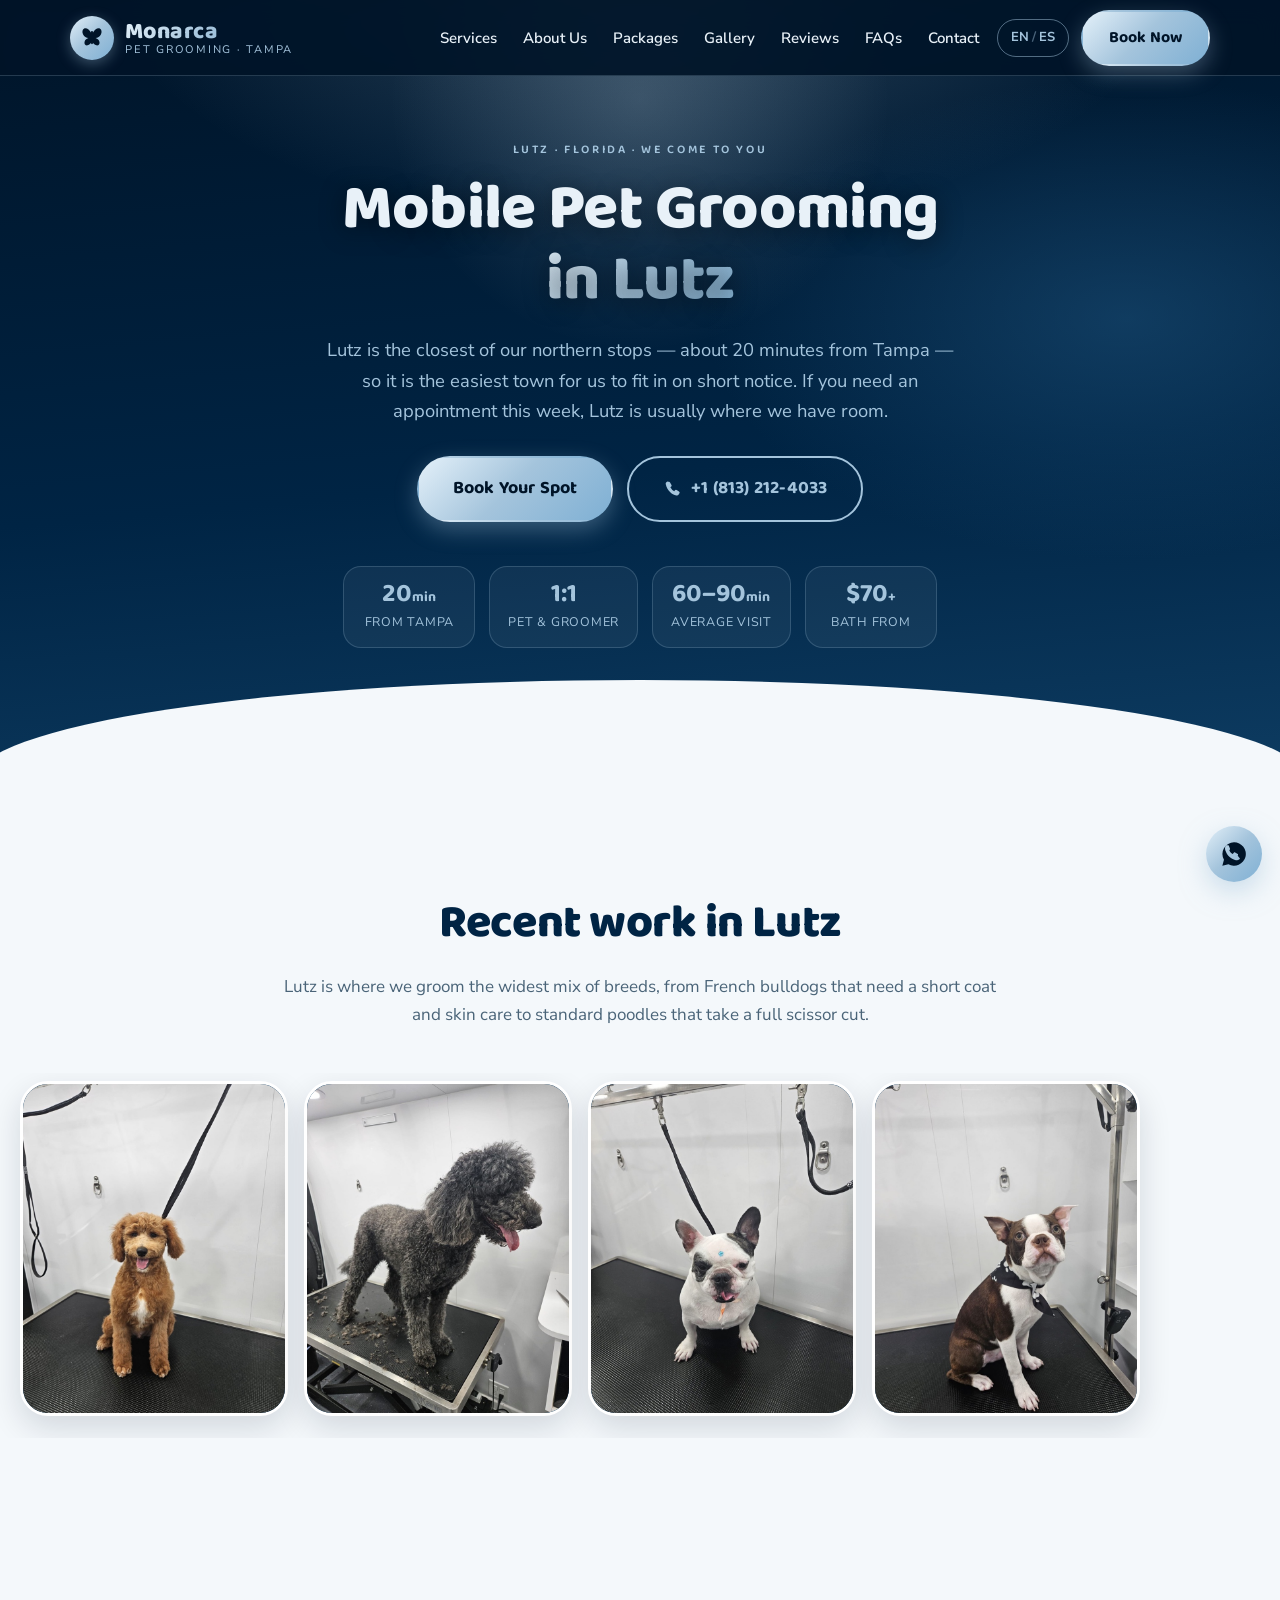
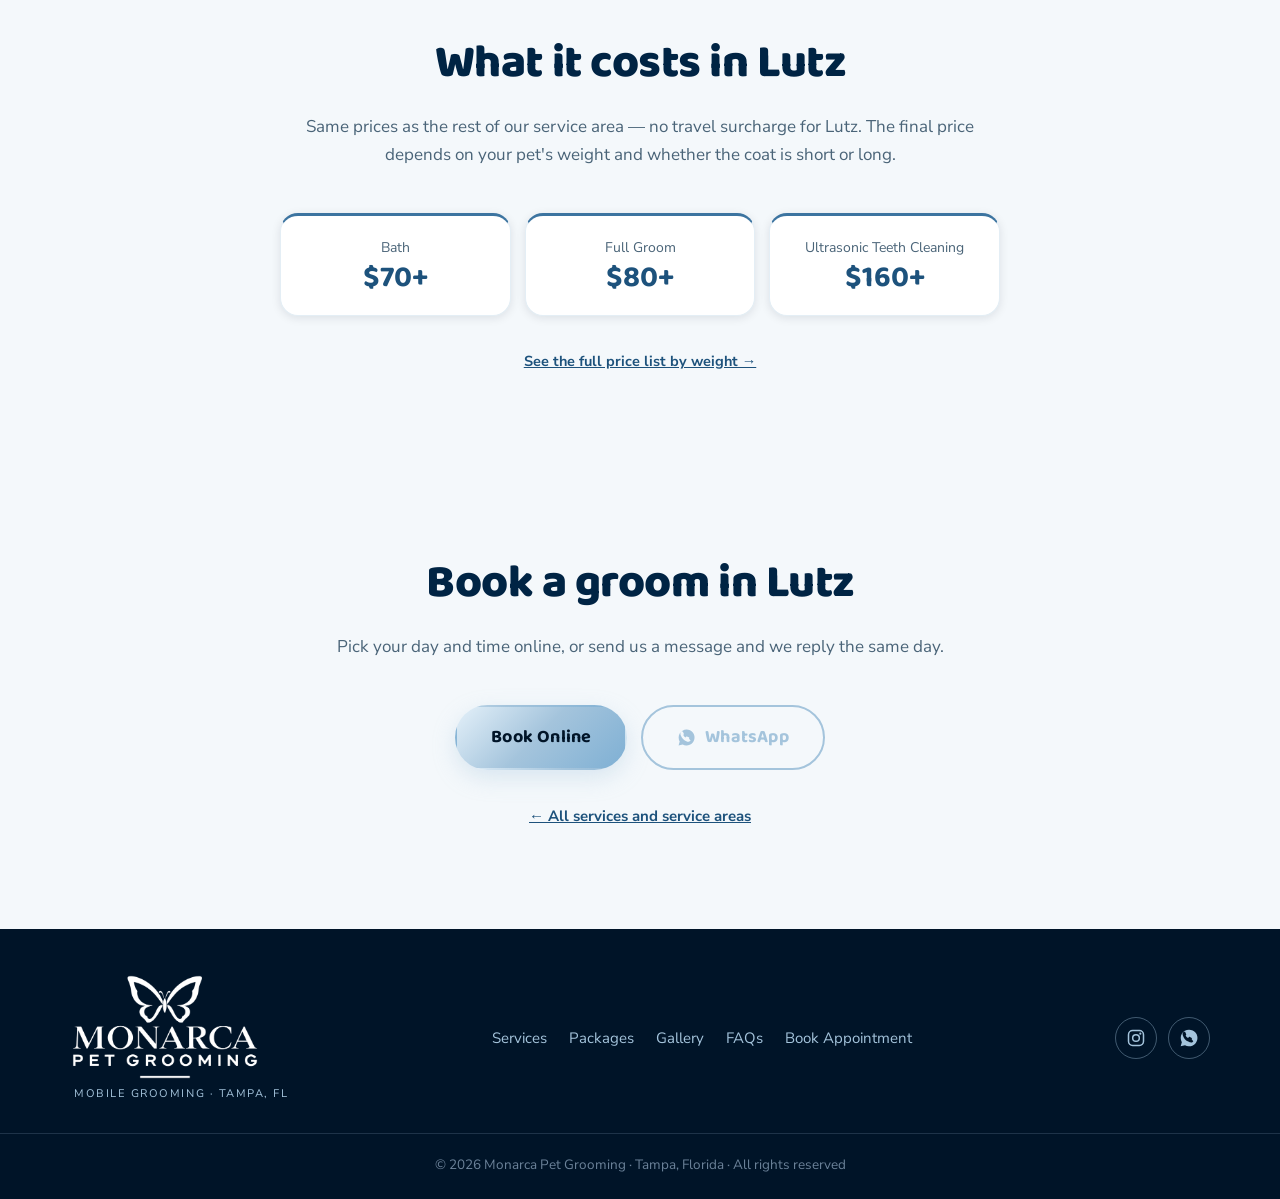
<file: lutz/index.html>
<!DOCTYPE html>
<html lang="en">
<head>
<meta charset="UTF-8">
<meta name="viewport" content="width=device-width, initial-scale=1">
<title>Mobile Pet Grooming in Lutz, FL | Monarca Pet Grooming</title>
<meta name="description" content="Monarca Pet Grooming brings the salon to your driveway in Lutz, FL. Dog and cat grooming, one pet at a time, no cages. Call or text +1 (813) 212-4033.">
<meta name="theme-color" content="#002444">
<meta name="referrer" content="strict-origin-when-cross-origin">

<link rel="canonical" href="https://monarcapetworld.com/lutz/">
<meta property="og:title" content="Mobile Pet Grooming in Lutz, FL — Monarca">
<meta property="og:description" content="The grooming van comes to you in Lutz. One pet at a time, no cages, no waiting rooms.">
<meta property="og:type" content="website">
<meta property="og:url" content="https://monarcapetworld.com/lutz/">
<meta property="og:image" content="https://monarcapetworld.com/assets/img/og.jpg">

<link rel="icon" href="../assets/icons/favicon.svg" type="image/svg+xml">
<link rel="preconnect" href="https://fonts.googleapis.com">
<link rel="preconnect" href="https://fonts.gstatic.com" crossorigin>
<link href="https://fonts.googleapis.com/css2?family=Baloo+2:wght@500;600;700;800&family=Nunito+Sans:opsz,wght@6..12,400;6..12,600;6..12,700&display=swap" rel="stylesheet">
<link rel="stylesheet" href="../styles.css?v=12">

<script type="application/ld+json">
{
  "@context": "https://schema.org",
  "@type": "PetGroomer",
  "name": "Monarca Pet Grooming — Lutz",
  "description": "Mobile dog and cat grooming serving Lutz, Florida.",
  "telephone": "+18132124033",
  "email": "monarcapetgrooming@gmail.com",
  "url": "https://monarcapetworld.com/lutz/",
  "image": "https://monarcapetworld.com/assets/img/lu-1.jpg",
  "priceRange": "$$",
  "areaServed": {"@type":"City","name":"Lutz","addressRegion":"FL"},
  "address": {"@type":"PostalAddress","addressLocality":"Lutz","addressRegion":"FL","addressCountry":"US"},
  "parentOrganization": {"@type":"Organization","name":"Monarca Pet World","url":"https://monarcapetworld.com"},
  "openingHoursSpecification": [{
    "@type":"OpeningHoursSpecification",
    "dayOfWeek":["Monday","Tuesday","Wednesday","Thursday","Friday","Saturday"],
    "opens":"08:00","closes":"18:00"
  }]
}
</script>

<!-- Google Analytics (GA4) -->
<script async src="https://www.googletagmanager.com/gtag/js?id=G-MKQ6XB3WZZ"></script>
<script>
  window.dataLayer = window.dataLayer || [];
  function gtag(){ dataLayer.push(arguments); }
  gtag('js', new Date());
  gtag('config', 'G-MKQ6XB3WZZ');
</script>
</head>
<body>

<a class="skip-link" href="#main" data-en="Skip to content" data-es="Ir al contenido">Skip to content</a>

<header class="site-header" id="top">
  <div class="wrap header-inner">
    <a class="brand" href="../#top" aria-label="Monarca Pet Grooming — home">
      <span class="brand-mark" aria-hidden="true">
        <svg viewBox="0 0 48 48" role="img"><use href="#icon-butterfly"/></svg>
      </span>
      <span class="brand-text">
        <strong>Monarca</strong>
        <small data-en="Pet Grooming · Tampa" data-es="Pet Grooming · Tampa">Pet Grooming · Tampa</small>
      </span>
    </a>

    <nav class="nav" id="nav" aria-label="Main">
      <a href="../#services" data-en="Services" data-es="Servicios">Services</a>
      <a href="../#about" data-en="About Us" data-es="Nosotros">About Us</a>
      <a href="../#packages" data-en="Packages" data-es="Paquetes">Packages</a>
      <a href="../#gallery" data-en="Gallery" data-es="Galería">Gallery</a>
      <a href="../#reviews" data-en="Reviews" data-es="Reseñas">Reviews</a>
      <a href="../#faq" data-en="FAQs" data-es="Preguntas">FAQs</a>
      <a href="../#contact" data-en="Contact" data-es="Contacto">Contact</a>
      <a class="btn btn-gold nav-cta" href="../#contact" data-book data-en="Book Now" data-es="Reservar">Book Now</a>
    </nav>

    <div class="header-actions">
      <button class="lang-toggle" id="langToggle" type="button" aria-label="Cambiar idioma / Switch language">
        <span class="lang-on">EN</span><span class="lang-sep">/</span><span class="lang-off">ES</span>
      </button>
      <a class="btn btn-gold header-cta" href="../#contact" data-book data-en="Book Now" data-es="Reservar">Book Now</a>
      <button class="burger" id="burger" type="button" aria-expanded="false" aria-controls="nav" aria-label="Menu">
        <span></span><span></span><span></span>
      </button>
    </div>
  </div>
</header>



<main id="main">

<section class="hero hero-ciudad">
  <div class="hero-glow" aria-hidden="true"></div>
  <div class="wrap hero-inner">
    <p class="eyebrow" data-en="Lutz · Florida · We come to you" data-es="Lutz · Florida · Vamos a tu casa">Lutz · Florida · We come to you</p>
    <h1 class="hero-title">
      <span data-en="Mobile Pet Grooming" data-es="Grooming Móvil">Mobile Pet Grooming</span><br>
      <span class="gold" data-en="in Lutz" data-es="en Lutz">in Lutz</span>
    </h1>
    <p class="hero-sub" data-en="Lutz is the closest of our northern stops — about 20 minutes from Tampa — so it is the easiest town for us to fit in on short notice. If you need an appointment this week, Lutz is usually where we have room." data-es="Lutz es la más cercana de nuestras paradas del norte — unos 20 minutos desde Tampa — así que es el pueblo más fácil de acomodar con poco aviso. Si necesitas cita esta semana, en Lutz normalmente tenemos espacio.">Lutz is the closest of our northern stops — about 20 minutes from Tampa — so it is the easiest town for us to fit in on short notice. If you need an appointment this week, Lutz is usually where we have room.</p>
    <div class="hero-cta">
      <a class="btn btn-gold btn-lg" href="#contacto" data-book data-en="Book Your Spot" data-es="Reserva tu Cita">Book Your Spot</a>
      <a class="btn btn-outline btn-lg" href="tel:+18132124033">
        <svg class="ico" viewBox="0 0 24 24" aria-hidden="true"><use href="#icon-phone"/></svg>
        <span>+1 (813) 212-4033</span>
      </a>
    </div>
    <ul class="hero-strip">
      <li><strong>20<em>min</em></strong><span data-en="From Tampa" data-es="Desde Tampa">From Tampa</span></li>
      <li><strong>1:1</strong><span data-en="Pet &amp; groomer" data-es="Mascota y groomer">Pet &amp; groomer</span></li>
      <li><strong>60–90<em>min</em></strong><span data-en="Average visit" data-es="Visita promedio">Average visit</span></li>
      <li><strong>$70<em>+</em></strong><span data-en="Bath from" data-es="Baño desde">Bath from</span></li>
    </ul>
  </div>
  <div class="hero-curve" aria-hidden="true"></div>
</section>

<section class="section">
  <div class="wrap">
    <header class="sec-head center">
      <h2 data-en="Recent work in Lutz" data-es="Trabajo reciente en Lutz">Recent work in Lutz</h2>
      <p data-en="Lutz is where we groom the widest mix of breeds, from French bulldogs that need a short coat and skin care to standard poodles that take a full scissor cut." data-es="Lutz es donde atendemos la mezcla más variada de razas, desde bulldogs franceses que necesitan cuidado de piel hasta poodles estándar que llevan corte completo a tijera.">Lutz is where we groom the widest mix of breeds, from French bulldogs that need a short coat and skin care to standard poodles that take a full scissor cut.</p>
    </header>
  </div>
  <div class="gal-track">
    <figure><img src="../assets/img/lu-1.jpg" alt="Apricot toy poodle after a breed haircut in Lutz" data-alt-es="Poodle toy albaricoque después del corte por raza en Lutz" data-ph="dog" width="800" height="1000" loading="lazy"></figure>
    <figure><img src="../assets/img/lu-2.jpg" alt="Standard poodle with a full scissor cut, groomed in Lutz" data-alt-es="Poodle estándar con corte completo a tijera, groomeado en Lutz" data-ph="dog" width="800" height="1000" loading="lazy"></figure>
    <figure><img src="../assets/img/lu-3.jpg" alt="French bulldog after a bath and skin treatment in Lutz" data-alt-es="Bulldog francés después del baño y tratamiento de piel en Lutz" data-ph="dog" width="800" height="1000" loading="lazy"></figure>
    <figure><img src="../assets/img/lu-4.jpg" alt="Boston terrier groomed inside the mobile van in Lutz" data-alt-es="Boston terrier groomeado dentro de la van en Lutz" data-ph="dog" width="800" height="1000" loading="lazy"></figure>
  </div>
</section>

<section class="section ciudad-precios">
  <div class="wrap">
    <header class="sec-head center">
      <h2 data-en="What it costs in Lutz" data-es="Cuánto cuesta en Lutz">What it costs in Lutz</h2>
      <p data-en="Same prices as the rest of our service area — no travel surcharge for Lutz. The final price depends on your pet's weight and whether the coat is short or long."
         data-es="Los mismos precios que en el resto de nuestra zona — sin cargo extra por viaje a Lutz. El precio final depende del peso de tu mascota y de si el pelo es corto o largo.">
        Same prices as the rest of our service area.
      </p>
    </header>
    <ul class="ciudad-tarifas">
      <li><span data-en="Bath" data-es="Baño">Bath</span><b>$70+</b></li>
      <li><span data-en="Full Groom" data-es="Groom Completo">Full Groom</span><b>$80+</b></li>
      <li><span data-en="Ultrasonic Teeth Cleaning" data-es="Limpieza Dental Ultrasónica">Ultrasonic Teeth Cleaning</span><b>$160+</b></li>
    </ul>
    <p class="pkg-note">
      <a href="../#packages" data-en="See the full price list by weight →" data-es="Ver la lista completa de precios por peso →">See the full price list by weight →</a>
    </p>
  </div>
</section>

<section class="section areas ciudad-cta" id="contacto">
  <div class="wrap">
    <header class="sec-head center">
      <h2 data-en="Book a groom in Lutz" data-es="Reserva un groom en Lutz">Book a groom in Lutz</h2>
      <p data-en="Pick your day and time online, or send us a message and we reply the same day."
         data-es="Elige día y hora en línea, o mándanos un mensaje y te respondemos el mismo día.">
        Pick your day and time online, or send us a message.
      </p>
    </header>
    <div class="hero-cta">
      <a class="btn btn-gold btn-lg" href="#" data-book data-en="Book Online" data-es="Reservar en línea">Book Online</a>
      <a class="btn btn-outline btn-lg" href="https://wa.me/18133308027" target="_blank" rel="noopener">
        <svg class="ico" viewBox="0 0 24 24" aria-hidden="true"><use href="#icon-chat"/></svg>
        <span>WhatsApp</span>
      </a>
    </div>
    <p class="ciudad-volver">
      <a href="../" data-en="← All services and service areas" data-es="← Todos los servicios y zonas de cobertura">← All services and service areas</a>
    </p>
  </div>
</section>

</main>

<footer class="site-footer">
  <div class="wrap footer-inner">
    <a class="footer-brand" href="../#top" aria-label="Monarca Pet Grooming">
      <img src="../assets/img/logo-white.png" alt="Monarca Pet Grooming" width="1100" height="626">
      <small data-en="Mobile Grooming · Tampa, FL" data-es="Grooming a Domicilio · Tampa, FL">Mobile Grooming · Tampa, FL</small>
    </a>

    <nav class="footer-nav" aria-label="Footer">
      <a href="../#services" data-en="Services" data-es="Servicios">Services</a>
      <a href="../#packages" data-en="Packages" data-es="Paquetes">Packages</a>
      <a href="../#gallery" data-en="Gallery" data-es="Galería">Gallery</a>
      <a href="../#faq" data-en="FAQs" data-es="Preguntas">FAQs</a>
      <a href="../#contact" data-book data-en="Book Appointment" data-es="Reservar Cita">Book Appointment</a>
    </nav>

    <div class="socials">
      <a href="#" aria-label="Instagram"><svg viewBox="0 0 24 24"><use href="#icon-ig"/></svg></a>
      <a href="#" aria-label="Facebook"><svg viewBox="0 0 24 24"><use href="#icon-fb"/></svg></a>
      <a href="https://wa.me/18132124033" aria-label="WhatsApp"><svg viewBox="0 0 24 24"><use href="#icon-chat"/></svg></a>
    </div>
  </div>
  <p class="copyright">© <span id="year">2026</span> Monarca Pet Grooming · Tampa, Florida · <span data-en="All rights reserved" data-es="Todos los derechos reservados">All rights reserved</span></p>
</footer>



<a class="fab" href="https://wa.me/18132124033" target="_blank" rel="noopener" aria-label="WhatsApp">
  <svg viewBox="0 0 24 24"><use href="#icon-chat"/></svg>
</a>



<svg style="display:none" aria-hidden="true">
  <symbol id="icon-crown-paw" viewBox="0 0 48 48">
    <path fill="currentColor" d="M8 34 5 15l9 6 10-12 10 12 9-6-3 19H8Z"/>
    <circle fill="currentColor" cx="17" cy="41" r="3"/><circle fill="currentColor" cx="24" cy="42" r="3"/><circle fill="currentColor" cx="31" cy="41" r="3"/>
  </symbol>
  <symbol id="icon-butterfly" viewBox="0 0 24 24">
    <path fill="currentColor" d="M11.2 7.2C9.7 4.4 6.9 2.4 4.8 3.3 3 4.1 2.7 6.7 3.8 8.8c1 1.9 2.9 3.1 4.9 3.3-1.9.7-3.2 2-3.6 3.5-.5 1.9.9 3.4 2.7 3.2 1.9-.2 3.6-2 4.4-4.4V7.2h-1Zm1.6 0c1.5-2.8 4.3-4.8 6.4-3.9 1.8.8 2.1 3.4 1 5.5-1 1.9-2.9 3.1-4.9 3.3 1.9.7 3.2 2 3.6 3.5.5 1.9-.9 3.4-2.7 3.2-1.9-.2-3.6-2-4.4-4.4V7.2h1Z"/>
    <path fill="currentColor" d="M12 5.6c.5 0 .9.5.9 1.1v10c0 .6-.4 1.1-.9 1.1s-.9-.5-.9-1.1v-10c0-.6.4-1.1.9-1.1Z"/>
  </symbol>
  <symbol id="icon-paw" viewBox="0 0 24 24">
    <ellipse fill="currentColor" cx="6.5" cy="9" rx="2.4" ry="3"/><ellipse fill="currentColor" cx="12" cy="6.5" rx="2.4" ry="3.2"/>
    <ellipse fill="currentColor" cx="17.5" cy="9" rx="2.4" ry="3"/>
    <path fill="currentColor" d="M12 11c3.3 0 6 2.6 6 5.2 0 2-1.7 3.3-3.7 2.9-1.5-.3-3.1-.3-4.6 0-2 .4-3.7-.9-3.7-2.9C6 13.6 8.7 11 12 11Z"/>
  </symbol>
  <symbol id="icon-van" viewBox="0 0 24 24">
    <path fill="none" stroke="currentColor" stroke-width="1.8" stroke-linejoin="round" d="M2 16V7h11v9M13 10h4.5l3.5 4v2M2 16h2m4 0h8m3 0h2"/>
    <circle fill="currentColor" cx="6" cy="17.5" r="2"/><circle fill="currentColor" cx="17" cy="17.5" r="2"/>
  </symbol>
  <symbol id="icon-scissors" viewBox="0 0 24 24">
    <path fill="none" stroke="currentColor" stroke-width="1.8" stroke-linecap="round" d="m6.5 6.5 11 11M17.5 6.5l-11 11"/>
    <circle fill="none" stroke="currentColor" stroke-width="1.8" cx="5" cy="19" r="2.2"/>
    <circle fill="none" stroke="currentColor" stroke-width="1.8" cx="19" cy="19" r="2.2"/>
  </symbol>
  <symbol id="icon-heart" viewBox="0 0 24 24">
    <path fill="currentColor" d="M12 20.5S3.5 15 3.5 9.5A4.5 4.5 0 0 1 12 7a4.5 4.5 0 0 1 8.5 2.5C20.5 15 12 20.5 12 20.5Z"/>
  </symbol>
  <symbol id="icon-badge" viewBox="0 0 24 24">
    <path fill="currentColor" d="m12 2 2.6 1.9 3.2-.2.9 3.1 2.6 1.9-1.4 2.9 1.4 2.9-2.6 1.9-.9 3.1-3.2-.2L12 21.4l-2.6-1.9-3.2.2-.9-3.1L2.7 14.7l1.4-2.9-1.4-2.9 2.6-1.9.9-3.1 3.2.2Z"/>
  </symbol>
  <symbol id="icon-drop" viewBox="0 0 24 24">
    <path fill="currentColor" d="M12 3s6 6.6 6 10.5a6 6 0 0 1-12 0C6 9.6 12 3 12 3Z"/>
  </symbol>
  <symbol id="icon-pin" viewBox="0 0 24 24">
    <path fill="currentColor" d="M12 2a7 7 0 0 0-7 7c0 5 7 13 7 13s7-8 7-13a7 7 0 0 0-7-7Zm0 9.5A2.5 2.5 0 1 1 12 6.5a2.5 2.5 0 0 1 0 5Z"/>
  </symbol>
  <symbol id="icon-phone" viewBox="0 0 24 24">
    <path fill="currentColor" d="M6.6 2.6a1.7 1.7 0 0 1 2.3.6l1.8 3a1.7 1.7 0 0 1-.3 2.1l-1.1.9a10.6 10.6 0 0 0 4.9 4.9l.9-1.1a1.7 1.7 0 0 1 2.1-.3l3 1.8a1.7 1.7 0 0 1 .6 2.3l-1 1.6c-.6 1-1.8 1.4-2.9 1.1C11.1 18.9 5.1 12.9 3.5 5.5c-.3-1.1.1-2.3 1.1-2.9l2-.9Z"/>
  </symbol>
  <symbol id="icon-mail" viewBox="0 0 24 24">
    <rect fill="none" stroke="currentColor" stroke-width="1.8" x="3" y="5" width="18" height="14" rx="2.5"/>
    <path fill="none" stroke="currentColor" stroke-width="1.8" stroke-linecap="round" d="m4 7 8 6 8-6"/>
  </symbol>
  <symbol id="icon-chat" viewBox="0 0 24 24">
    <path fill="currentColor" d="M12 2a10 10 0 0 0-8.6 15L2 22l5.2-1.3A10 10 0 1 0 12 2Zm5.1 13.8c-.3.8-1.7 1.5-2.3 1.5-.6.1-1.3.3-4.4-1.3-3.7-1.9-5.1-5.5-5.2-5.8-.1-.3-.9-1.6-.9-3s.8-2.1 1.1-2.4c.3-.3.6-.4.8-.4h.6c.2 0 .5-.1.8.6l1 2.4c.1.2.1.4 0 .6l-.4.6c-.1.2-.3.3-.1.6.6 1.1 1.3 1.9 2.3 2.6.3.2.5.2.7-.1l.9-1c.2-.3.4-.2.6-.1l2.2 1.1c.3.1.5.2.6.4.1.1.1.7-.2 1.5Z"/>
  </symbol>
  <symbol id="icon-calendar" viewBox="0 0 24 24">
    <rect fill="none" stroke="currentColor" stroke-width="1.8" x="3" y="5" width="18" height="16" rx="3"/>
    <path fill="none" stroke="currentColor" stroke-width="1.8" stroke-linecap="round" d="M3 10h18M8 3v4M16 3v4"/>
    <rect fill="currentColor" x="7" y="13" width="3.4" height="3.4" rx="1"/>
  </symbol>
  <symbol id="icon-clock" viewBox="0 0 24 24">
    <circle fill="none" stroke="currentColor" stroke-width="1.8" cx="12" cy="12" r="9"/>
    <path fill="none" stroke="currentColor" stroke-width="1.8" stroke-linecap="round" d="M12 7v5.5l3.5 2"/>
  </symbol>
  <symbol id="icon-chev" viewBox="0 0 24 24">
    <path fill="none" stroke="currentColor" stroke-width="2.4" stroke-linecap="round" stroke-linejoin="round" d="m9 5 7 7-7 7"/>
  </symbol>
  <symbol id="icon-ig" viewBox="0 0 24 24">
    <rect fill="none" stroke="currentColor" stroke-width="1.8" x="3" y="3" width="18" height="18" rx="5"/>
    <circle fill="none" stroke="currentColor" stroke-width="1.8" cx="12" cy="12" r="4"/>
    <circle fill="currentColor" cx="17.2" cy="6.8" r="1.3"/>
  </symbol>
  <symbol id="icon-fb" viewBox="0 0 24 24">
    <path fill="currentColor" d="M13.5 22v-8h2.7l.5-3.2h-3.2V8.7c0-.9.3-1.6 1.7-1.6h1.7V4.2c-.8-.1-1.7-.2-2.7-.2-2.7 0-4.5 1.6-4.5 4.6v2.2H6.8V14h2.9v8h3.8Z"/>
  </symbol>
</svg>

<script src="../script.js?v=8"></script>
</body>
</html>
</file>
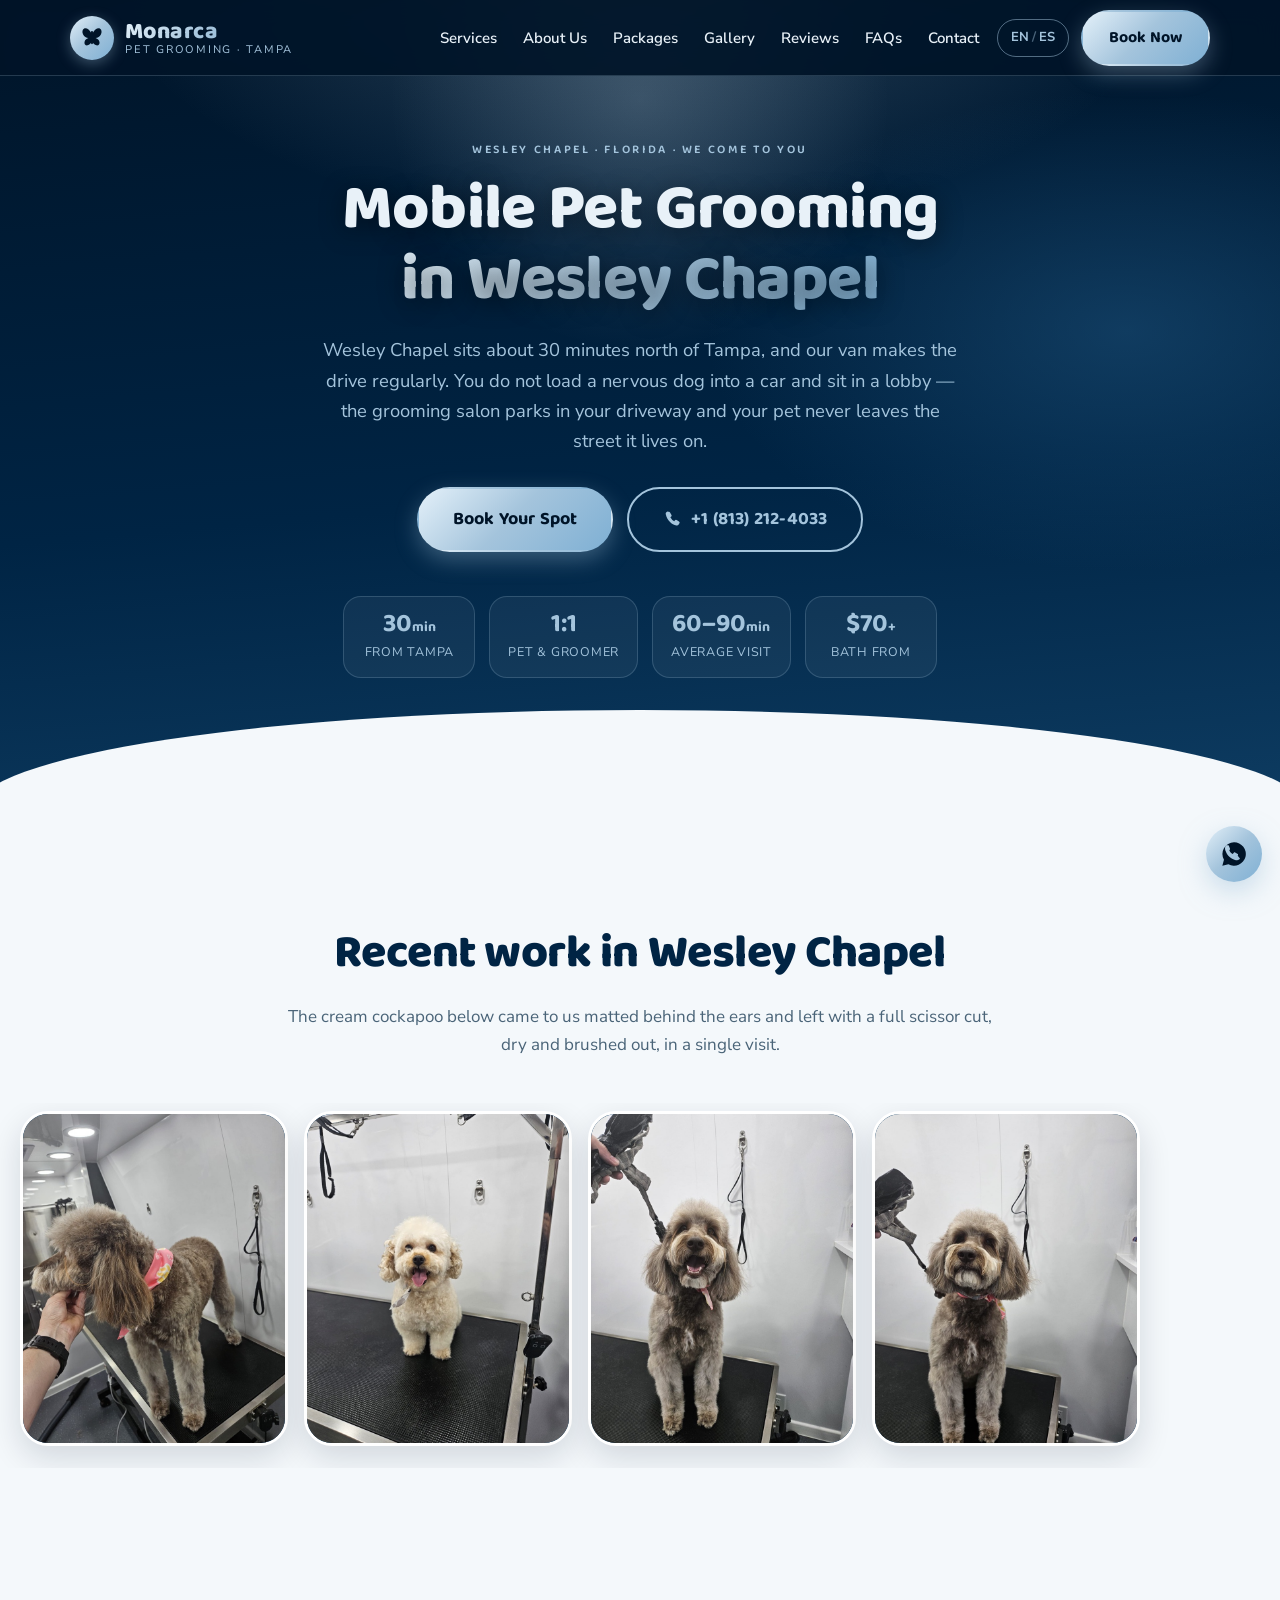
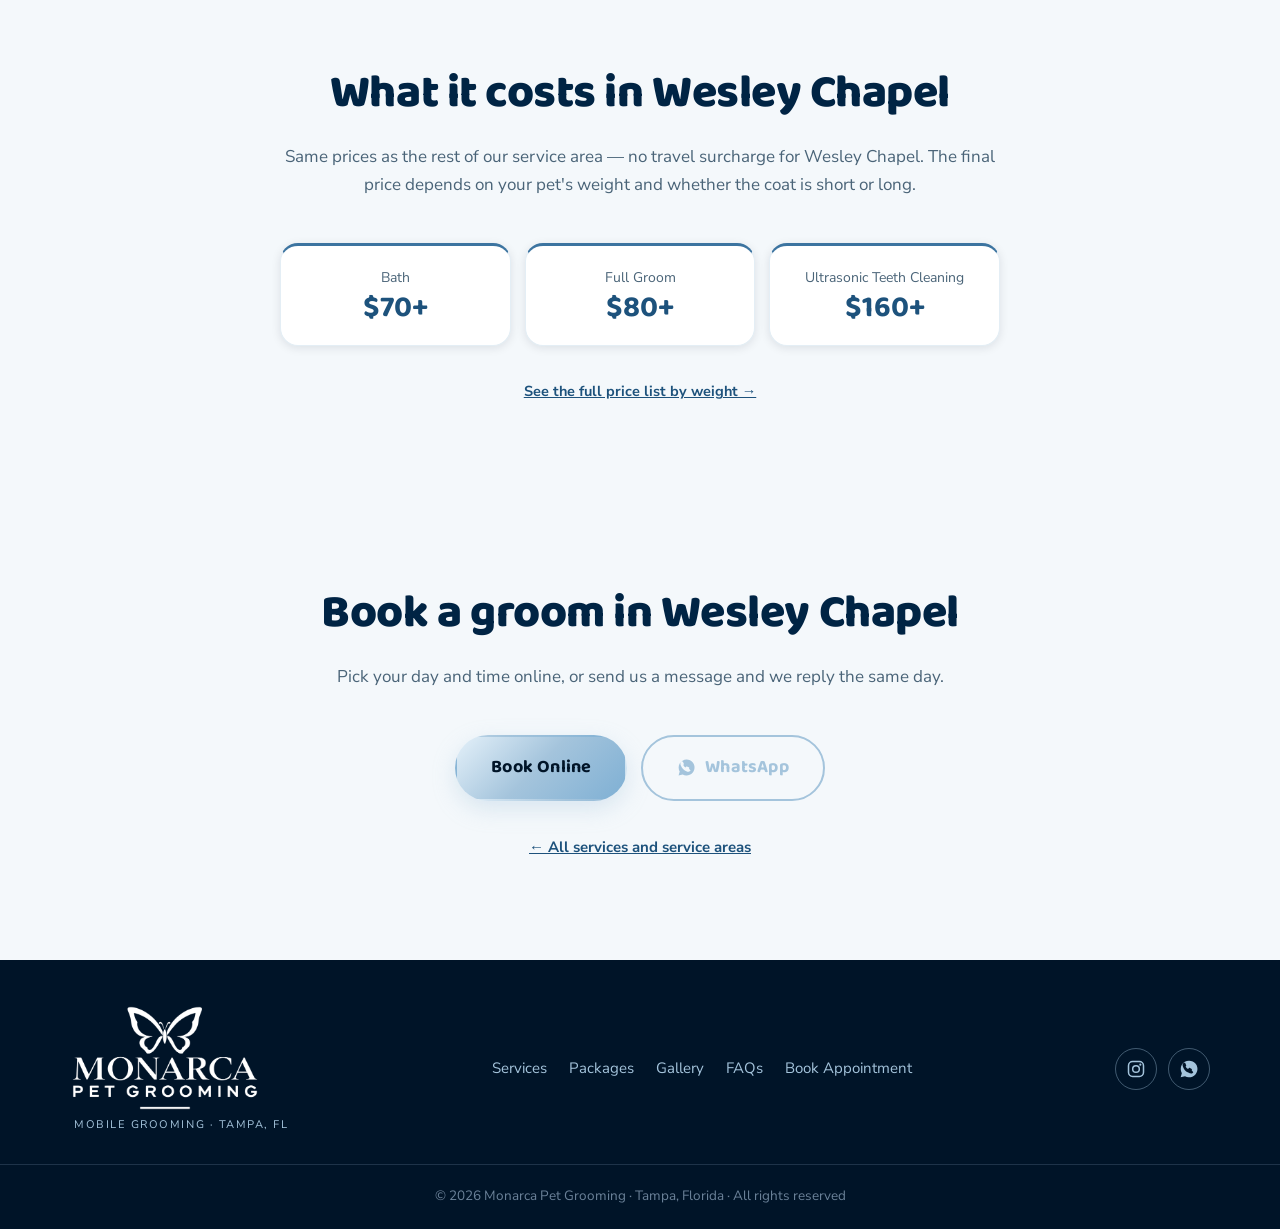
<file: wesley-chapel/index.html>
<!DOCTYPE html>
<html lang="en">
<head>
<meta charset="UTF-8">
<meta name="viewport" content="width=device-width, initial-scale=1">
<title>Mobile Pet Grooming in Wesley Chapel, FL | Monarca Pet Grooming</title>
<meta name="description" content="Monarca Pet Grooming brings the salon to your driveway in Wesley Chapel, FL. Dog and cat grooming, one pet at a time, no cages. Call or text +1 (813) 212-4033.">
<meta name="theme-color" content="#002444">
<meta name="referrer" content="strict-origin-when-cross-origin">

<link rel="canonical" href="https://monarcapetworld.com/wesley-chapel/">
<meta property="og:title" content="Mobile Pet Grooming in Wesley Chapel, FL — Monarca">
<meta property="og:description" content="The grooming van comes to you in Wesley Chapel. One pet at a time, no cages, no waiting rooms.">
<meta property="og:type" content="website">
<meta property="og:url" content="https://monarcapetworld.com/wesley-chapel/">
<meta property="og:image" content="https://monarcapetworld.com/assets/img/og.jpg">

<link rel="icon" href="../assets/icons/favicon.svg" type="image/svg+xml">
<link rel="preconnect" href="https://fonts.googleapis.com">
<link rel="preconnect" href="https://fonts.gstatic.com" crossorigin>
<link href="https://fonts.googleapis.com/css2?family=Baloo+2:wght@500;600;700;800&family=Nunito+Sans:opsz,wght@6..12,400;6..12,600;6..12,700&display=swap" rel="stylesheet">
<link rel="stylesheet" href="../styles.css?v=12">

<script type="application/ld+json">
{
  "@context": "https://schema.org",
  "@type": "PetGroomer",
  "name": "Monarca Pet Grooming — Wesley Chapel",
  "description": "Mobile dog and cat grooming serving Wesley Chapel, Florida.",
  "telephone": "+18132124033",
  "email": "monarcapetgrooming@gmail.com",
  "url": "https://monarcapetworld.com/wesley-chapel/",
  "image": "https://monarcapetworld.com/assets/img/wc-1.jpg",
  "priceRange": "$$",
  "areaServed": {"@type":"City","name":"Wesley Chapel","addressRegion":"FL"},
  "address": {"@type":"PostalAddress","addressLocality":"Wesley Chapel","addressRegion":"FL","addressCountry":"US"},
  "parentOrganization": {"@type":"Organization","name":"Monarca Pet World","url":"https://monarcapetworld.com"},
  "openingHoursSpecification": [{
    "@type":"OpeningHoursSpecification",
    "dayOfWeek":["Monday","Tuesday","Wednesday","Thursday","Friday","Saturday"],
    "opens":"08:00","closes":"18:00"
  }]
}
</script>

<!-- Google Analytics (GA4) -->
<script async src="https://www.googletagmanager.com/gtag/js?id=G-MKQ6XB3WZZ"></script>
<script>
  window.dataLayer = window.dataLayer || [];
  function gtag(){ dataLayer.push(arguments); }
  gtag('js', new Date());
  gtag('config', 'G-MKQ6XB3WZZ');
</script>
</head>
<body>

<a class="skip-link" href="#main" data-en="Skip to content" data-es="Ir al contenido">Skip to content</a>

<header class="site-header" id="top">
  <div class="wrap header-inner">
    <a class="brand" href="../#top" aria-label="Monarca Pet Grooming — home">
      <span class="brand-mark" aria-hidden="true">
        <svg viewBox="0 0 48 48" role="img"><use href="#icon-butterfly"/></svg>
      </span>
      <span class="brand-text">
        <strong>Monarca</strong>
        <small data-en="Pet Grooming · Tampa" data-es="Pet Grooming · Tampa">Pet Grooming · Tampa</small>
      </span>
    </a>

    <nav class="nav" id="nav" aria-label="Main">
      <a href="../#services" data-en="Services" data-es="Servicios">Services</a>
      <a href="../#about" data-en="About Us" data-es="Nosotros">About Us</a>
      <a href="../#packages" data-en="Packages" data-es="Paquetes">Packages</a>
      <a href="../#gallery" data-en="Gallery" data-es="Galería">Gallery</a>
      <a href="../#reviews" data-en="Reviews" data-es="Reseñas">Reviews</a>
      <a href="../#faq" data-en="FAQs" data-es="Preguntas">FAQs</a>
      <a href="../#contact" data-en="Contact" data-es="Contacto">Contact</a>
      <a class="btn btn-gold nav-cta" href="../#contact" data-book data-en="Book Now" data-es="Reservar">Book Now</a>
    </nav>

    <div class="header-actions">
      <button class="lang-toggle" id="langToggle" type="button" aria-label="Cambiar idioma / Switch language">
        <span class="lang-on">EN</span><span class="lang-sep">/</span><span class="lang-off">ES</span>
      </button>
      <a class="btn btn-gold header-cta" href="../#contact" data-book data-en="Book Now" data-es="Reservar">Book Now</a>
      <button class="burger" id="burger" type="button" aria-expanded="false" aria-controls="nav" aria-label="Menu">
        <span></span><span></span><span></span>
      </button>
    </div>
  </div>
</header>



<main id="main">

<section class="hero hero-ciudad">
  <div class="hero-glow" aria-hidden="true"></div>
  <div class="wrap hero-inner">
    <p class="eyebrow" data-en="Wesley Chapel · Florida · We come to you" data-es="Wesley Chapel · Florida · Vamos a tu casa">Wesley Chapel · Florida · We come to you</p>
    <h1 class="hero-title">
      <span data-en="Mobile Pet Grooming" data-es="Grooming Móvil">Mobile Pet Grooming</span><br>
      <span class="gold" data-en="in Wesley Chapel" data-es="en Wesley Chapel">in Wesley Chapel</span>
    </h1>
    <p class="hero-sub" data-en="Wesley Chapel sits about 30 minutes north of Tampa, and our van makes the drive regularly. You do not load a nervous dog into a car and sit in a lobby — the grooming salon parks in your driveway and your pet never leaves the street it lives on." data-es="Wesley Chapel queda a unos 30 minutos al norte de Tampa, y nuestra van hace ese camino con regularidad. No tienes que subir a un perro nervioso al carro ni esperar en una sala — el salón se estaciona en tu entrada y tu mascota nunca sale de su propia calle.">Wesley Chapel sits about 30 minutes north of Tampa, and our van makes the drive regularly. You do not load a nervous dog into a car and sit in a lobby — the grooming salon parks in your driveway and your pet never leaves the street it lives on.</p>
    <div class="hero-cta">
      <a class="btn btn-gold btn-lg" href="#contacto" data-book data-en="Book Your Spot" data-es="Reserva tu Cita">Book Your Spot</a>
      <a class="btn btn-outline btn-lg" href="tel:+18132124033">
        <svg class="ico" viewBox="0 0 24 24" aria-hidden="true"><use href="#icon-phone"/></svg>
        <span>+1 (813) 212-4033</span>
      </a>
    </div>
    <ul class="hero-strip">
      <li><strong>30<em>min</em></strong><span data-en="From Tampa" data-es="Desde Tampa">From Tampa</span></li>
      <li><strong>1:1</strong><span data-en="Pet &amp; groomer" data-es="Mascota y groomer">Pet &amp; groomer</span></li>
      <li><strong>60–90<em>min</em></strong><span data-en="Average visit" data-es="Visita promedio">Average visit</span></li>
      <li><strong>$70<em>+</em></strong><span data-en="Bath from" data-es="Baño desde">Bath from</span></li>
    </ul>
  </div>
  <div class="hero-curve" aria-hidden="true"></div>
</section>

<section class="section">
  <div class="wrap">
    <header class="sec-head center">
      <h2 data-en="Recent work in Wesley Chapel" data-es="Trabajo reciente en Wesley Chapel">Recent work in Wesley Chapel</h2>
      <p data-en="The cream cockapoo below came to us matted behind the ears and left with a full scissor cut, dry and brushed out, in a single visit." data-es="El cockapoo crema de abajo llegó con nudos detrás de las orejas y salió con corte completo a tijera, seco y cepillado, en una sola visita.">The cream cockapoo below came to us matted behind the ears and left with a full scissor cut, dry and brushed out, in a single visit.</p>
    </header>
  </div>
  <div class="gal-track">
    <figure><img src="../assets/img/wc-1.jpg" alt="Cream cockapoo mid-groom inside the Monarca van in Wesley Chapel" data-alt-es="Cockapoo crema durante el grooming dentro de la van en Wesley Chapel" data-ph="dog" width="800" height="1000" loading="lazy"></figure>
    <figure><img src="../assets/img/wc-2.jpg" alt="Cream cockapoo after a full scissor cut in Wesley Chapel" data-alt-es="Cockapoo crema después del corte completo a tijera en Wesley Chapel" data-ph="dog" width="800" height="1000" loading="lazy"></figure>
    <figure><img src="../assets/img/wc-3.jpg" alt="Freshly groomed cockapoo standing on the grooming table in Wesley Chapel" data-alt-es="Cockapoo recién groomeado sobre la mesa en Wesley Chapel" data-ph="dog" width="800" height="1000" loading="lazy"></figure>
    <figure><img src="../assets/img/wc-4.jpg" alt="Small doodle blown out and brushed after a bath in Wesley Chapel" data-alt-es="Doodle pequeño secado y cepillado tras el baño en Wesley Chapel" data-ph="dog" width="800" height="1000" loading="lazy"></figure>
  </div>
</section>

<section class="section ciudad-precios">
  <div class="wrap">
    <header class="sec-head center">
      <h2 data-en="What it costs in Wesley Chapel" data-es="Cuánto cuesta en Wesley Chapel">What it costs in Wesley Chapel</h2>
      <p data-en="Same prices as the rest of our service area — no travel surcharge for Wesley Chapel. The final price depends on your pet's weight and whether the coat is short or long."
         data-es="Los mismos precios que en el resto de nuestra zona — sin cargo extra por viaje a Wesley Chapel. El precio final depende del peso de tu mascota y de si el pelo es corto o largo.">
        Same prices as the rest of our service area.
      </p>
    </header>
    <ul class="ciudad-tarifas">
      <li><span data-en="Bath" data-es="Baño">Bath</span><b>$70+</b></li>
      <li><span data-en="Full Groom" data-es="Groom Completo">Full Groom</span><b>$80+</b></li>
      <li><span data-en="Ultrasonic Teeth Cleaning" data-es="Limpieza Dental Ultrasónica">Ultrasonic Teeth Cleaning</span><b>$160+</b></li>
    </ul>
    <p class="pkg-note">
      <a href="../#packages" data-en="See the full price list by weight →" data-es="Ver la lista completa de precios por peso →">See the full price list by weight →</a>
    </p>
  </div>
</section>

<section class="section areas ciudad-cta" id="contacto">
  <div class="wrap">
    <header class="sec-head center">
      <h2 data-en="Book a groom in Wesley Chapel" data-es="Reserva un groom en Wesley Chapel">Book a groom in Wesley Chapel</h2>
      <p data-en="Pick your day and time online, or send us a message and we reply the same day."
         data-es="Elige día y hora en línea, o mándanos un mensaje y te respondemos el mismo día.">
        Pick your day and time online, or send us a message.
      </p>
    </header>
    <div class="hero-cta">
      <a class="btn btn-gold btn-lg" href="#" data-book data-en="Book Online" data-es="Reservar en línea">Book Online</a>
      <a class="btn btn-outline btn-lg" href="https://wa.me/18133308027" target="_blank" rel="noopener">
        <svg class="ico" viewBox="0 0 24 24" aria-hidden="true"><use href="#icon-chat"/></svg>
        <span>WhatsApp</span>
      </a>
    </div>
    <p class="ciudad-volver">
      <a href="../" data-en="← All services and service areas" data-es="← Todos los servicios y zonas de cobertura">← All services and service areas</a>
    </p>
  </div>
</section>

</main>

<footer class="site-footer">
  <div class="wrap footer-inner">
    <a class="footer-brand" href="../#top" aria-label="Monarca Pet Grooming">
      <img src="../assets/img/logo-white.png" alt="Monarca Pet Grooming" width="1100" height="626">
      <small data-en="Mobile Grooming · Tampa, FL" data-es="Grooming a Domicilio · Tampa, FL">Mobile Grooming · Tampa, FL</small>
    </a>

    <nav class="footer-nav" aria-label="Footer">
      <a href="../#services" data-en="Services" data-es="Servicios">Services</a>
      <a href="../#packages" data-en="Packages" data-es="Paquetes">Packages</a>
      <a href="../#gallery" data-en="Gallery" data-es="Galería">Gallery</a>
      <a href="../#faq" data-en="FAQs" data-es="Preguntas">FAQs</a>
      <a href="../#contact" data-book data-en="Book Appointment" data-es="Reservar Cita">Book Appointment</a>
    </nav>

    <div class="socials">
      <a href="#" aria-label="Instagram"><svg viewBox="0 0 24 24"><use href="#icon-ig"/></svg></a>
      <a href="#" aria-label="Facebook"><svg viewBox="0 0 24 24"><use href="#icon-fb"/></svg></a>
      <a href="https://wa.me/18132124033" aria-label="WhatsApp"><svg viewBox="0 0 24 24"><use href="#icon-chat"/></svg></a>
    </div>
  </div>
  <p class="copyright">© <span id="year">2026</span> Monarca Pet Grooming · Tampa, Florida · <span data-en="All rights reserved" data-es="Todos los derechos reservados">All rights reserved</span></p>
</footer>



<a class="fab" href="https://wa.me/18132124033" target="_blank" rel="noopener" aria-label="WhatsApp">
  <svg viewBox="0 0 24 24"><use href="#icon-chat"/></svg>
</a>



<svg style="display:none" aria-hidden="true">
  <symbol id="icon-crown-paw" viewBox="0 0 48 48">
    <path fill="currentColor" d="M8 34 5 15l9 6 10-12 10 12 9-6-3 19H8Z"/>
    <circle fill="currentColor" cx="17" cy="41" r="3"/><circle fill="currentColor" cx="24" cy="42" r="3"/><circle fill="currentColor" cx="31" cy="41" r="3"/>
  </symbol>
  <symbol id="icon-butterfly" viewBox="0 0 24 24">
    <path fill="currentColor" d="M11.2 7.2C9.7 4.4 6.9 2.4 4.8 3.3 3 4.1 2.7 6.7 3.8 8.8c1 1.9 2.9 3.1 4.9 3.3-1.9.7-3.2 2-3.6 3.5-.5 1.9.9 3.4 2.7 3.2 1.9-.2 3.6-2 4.4-4.4V7.2h-1Zm1.6 0c1.5-2.8 4.3-4.8 6.4-3.9 1.8.8 2.1 3.4 1 5.5-1 1.9-2.9 3.1-4.9 3.3 1.9.7 3.2 2 3.6 3.5.5 1.9-.9 3.4-2.7 3.2-1.9-.2-3.6-2-4.4-4.4V7.2h1Z"/>
    <path fill="currentColor" d="M12 5.6c.5 0 .9.5.9 1.1v10c0 .6-.4 1.1-.9 1.1s-.9-.5-.9-1.1v-10c0-.6.4-1.1.9-1.1Z"/>
  </symbol>
  <symbol id="icon-paw" viewBox="0 0 24 24">
    <ellipse fill="currentColor" cx="6.5" cy="9" rx="2.4" ry="3"/><ellipse fill="currentColor" cx="12" cy="6.5" rx="2.4" ry="3.2"/>
    <ellipse fill="currentColor" cx="17.5" cy="9" rx="2.4" ry="3"/>
    <path fill="currentColor" d="M12 11c3.3 0 6 2.6 6 5.2 0 2-1.7 3.3-3.7 2.9-1.5-.3-3.1-.3-4.6 0-2 .4-3.7-.9-3.7-2.9C6 13.6 8.7 11 12 11Z"/>
  </symbol>
  <symbol id="icon-van" viewBox="0 0 24 24">
    <path fill="none" stroke="currentColor" stroke-width="1.8" stroke-linejoin="round" d="M2 16V7h11v9M13 10h4.5l3.5 4v2M2 16h2m4 0h8m3 0h2"/>
    <circle fill="currentColor" cx="6" cy="17.5" r="2"/><circle fill="currentColor" cx="17" cy="17.5" r="2"/>
  </symbol>
  <symbol id="icon-scissors" viewBox="0 0 24 24">
    <path fill="none" stroke="currentColor" stroke-width="1.8" stroke-linecap="round" d="m6.5 6.5 11 11M17.5 6.5l-11 11"/>
    <circle fill="none" stroke="currentColor" stroke-width="1.8" cx="5" cy="19" r="2.2"/>
    <circle fill="none" stroke="currentColor" stroke-width="1.8" cx="19" cy="19" r="2.2"/>
  </symbol>
  <symbol id="icon-heart" viewBox="0 0 24 24">
    <path fill="currentColor" d="M12 20.5S3.5 15 3.5 9.5A4.5 4.5 0 0 1 12 7a4.5 4.5 0 0 1 8.5 2.5C20.5 15 12 20.5 12 20.5Z"/>
  </symbol>
  <symbol id="icon-badge" viewBox="0 0 24 24">
    <path fill="currentColor" d="m12 2 2.6 1.9 3.2-.2.9 3.1 2.6 1.9-1.4 2.9 1.4 2.9-2.6 1.9-.9 3.1-3.2-.2L12 21.4l-2.6-1.9-3.2.2-.9-3.1L2.7 14.7l1.4-2.9-1.4-2.9 2.6-1.9.9-3.1 3.2.2Z"/>
  </symbol>
  <symbol id="icon-drop" viewBox="0 0 24 24">
    <path fill="currentColor" d="M12 3s6 6.6 6 10.5a6 6 0 0 1-12 0C6 9.6 12 3 12 3Z"/>
  </symbol>
  <symbol id="icon-pin" viewBox="0 0 24 24">
    <path fill="currentColor" d="M12 2a7 7 0 0 0-7 7c0 5 7 13 7 13s7-8 7-13a7 7 0 0 0-7-7Zm0 9.5A2.5 2.5 0 1 1 12 6.5a2.5 2.5 0 0 1 0 5Z"/>
  </symbol>
  <symbol id="icon-phone" viewBox="0 0 24 24">
    <path fill="currentColor" d="M6.6 2.6a1.7 1.7 0 0 1 2.3.6l1.8 3a1.7 1.7 0 0 1-.3 2.1l-1.1.9a10.6 10.6 0 0 0 4.9 4.9l.9-1.1a1.7 1.7 0 0 1 2.1-.3l3 1.8a1.7 1.7 0 0 1 .6 2.3l-1 1.6c-.6 1-1.8 1.4-2.9 1.1C11.1 18.9 5.1 12.9 3.5 5.5c-.3-1.1.1-2.3 1.1-2.9l2-.9Z"/>
  </symbol>
  <symbol id="icon-mail" viewBox="0 0 24 24">
    <rect fill="none" stroke="currentColor" stroke-width="1.8" x="3" y="5" width="18" height="14" rx="2.5"/>
    <path fill="none" stroke="currentColor" stroke-width="1.8" stroke-linecap="round" d="m4 7 8 6 8-6"/>
  </symbol>
  <symbol id="icon-chat" viewBox="0 0 24 24">
    <path fill="currentColor" d="M12 2a10 10 0 0 0-8.6 15L2 22l5.2-1.3A10 10 0 1 0 12 2Zm5.1 13.8c-.3.8-1.7 1.5-2.3 1.5-.6.1-1.3.3-4.4-1.3-3.7-1.9-5.1-5.5-5.2-5.8-.1-.3-.9-1.6-.9-3s.8-2.1 1.1-2.4c.3-.3.6-.4.8-.4h.6c.2 0 .5-.1.8.6l1 2.4c.1.2.1.4 0 .6l-.4.6c-.1.2-.3.3-.1.6.6 1.1 1.3 1.9 2.3 2.6.3.2.5.2.7-.1l.9-1c.2-.3.4-.2.6-.1l2.2 1.1c.3.1.5.2.6.4.1.1.1.7-.2 1.5Z"/>
  </symbol>
  <symbol id="icon-calendar" viewBox="0 0 24 24">
    <rect fill="none" stroke="currentColor" stroke-width="1.8" x="3" y="5" width="18" height="16" rx="3"/>
    <path fill="none" stroke="currentColor" stroke-width="1.8" stroke-linecap="round" d="M3 10h18M8 3v4M16 3v4"/>
    <rect fill="currentColor" x="7" y="13" width="3.4" height="3.4" rx="1"/>
  </symbol>
  <symbol id="icon-clock" viewBox="0 0 24 24">
    <circle fill="none" stroke="currentColor" stroke-width="1.8" cx="12" cy="12" r="9"/>
    <path fill="none" stroke="currentColor" stroke-width="1.8" stroke-linecap="round" d="M12 7v5.5l3.5 2"/>
  </symbol>
  <symbol id="icon-chev" viewBox="0 0 24 24">
    <path fill="none" stroke="currentColor" stroke-width="2.4" stroke-linecap="round" stroke-linejoin="round" d="m9 5 7 7-7 7"/>
  </symbol>
  <symbol id="icon-ig" viewBox="0 0 24 24">
    <rect fill="none" stroke="currentColor" stroke-width="1.8" x="3" y="3" width="18" height="18" rx="5"/>
    <circle fill="none" stroke="currentColor" stroke-width="1.8" cx="12" cy="12" r="4"/>
    <circle fill="currentColor" cx="17.2" cy="6.8" r="1.3"/>
  </symbol>
  <symbol id="icon-fb" viewBox="0 0 24 24">
    <path fill="currentColor" d="M13.5 22v-8h2.7l.5-3.2h-3.2V8.7c0-.9.3-1.6 1.7-1.6h1.7V4.2c-.8-.1-1.7-.2-2.7-.2-2.7 0-4.5 1.6-4.5 4.6v2.2H6.8V14h2.9v8h3.8Z"/>
  </symbol>
</svg>

<script src="../script.js?v=8"></script>
</body>
</html>
</file>
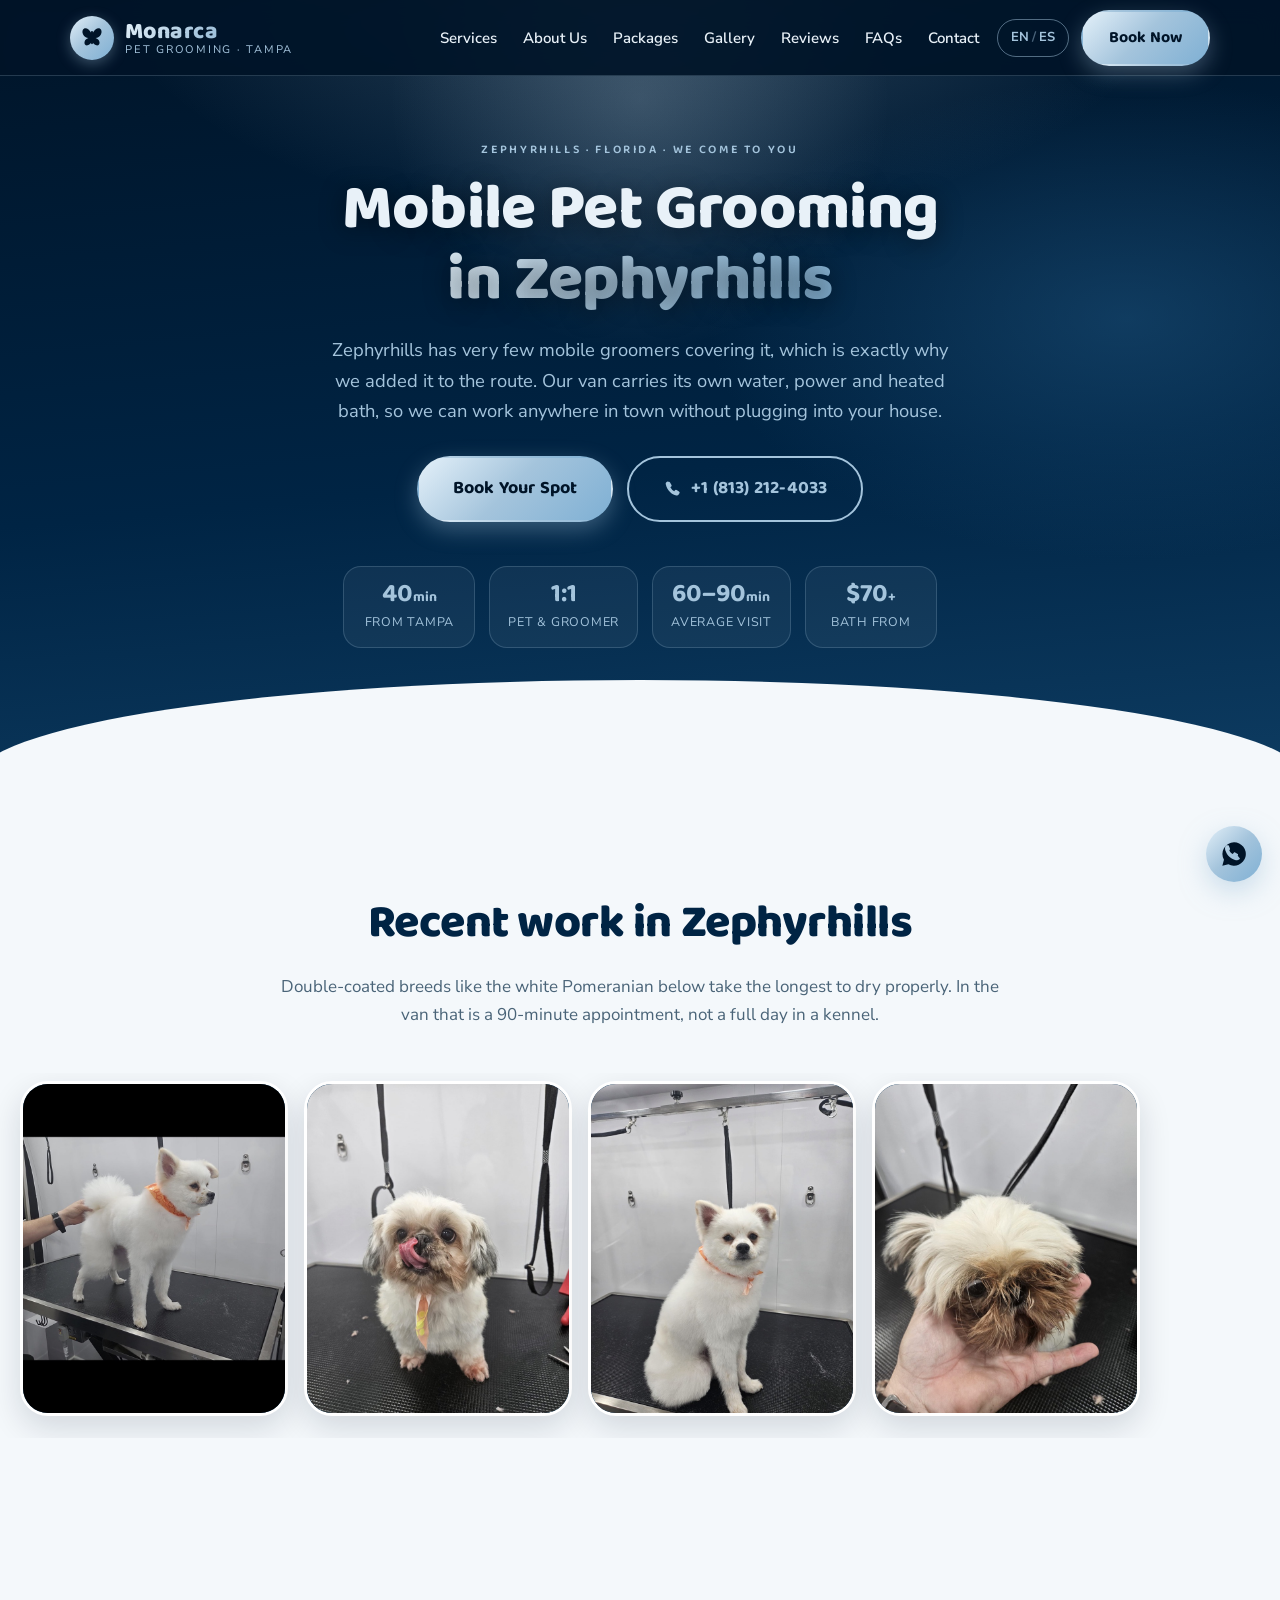
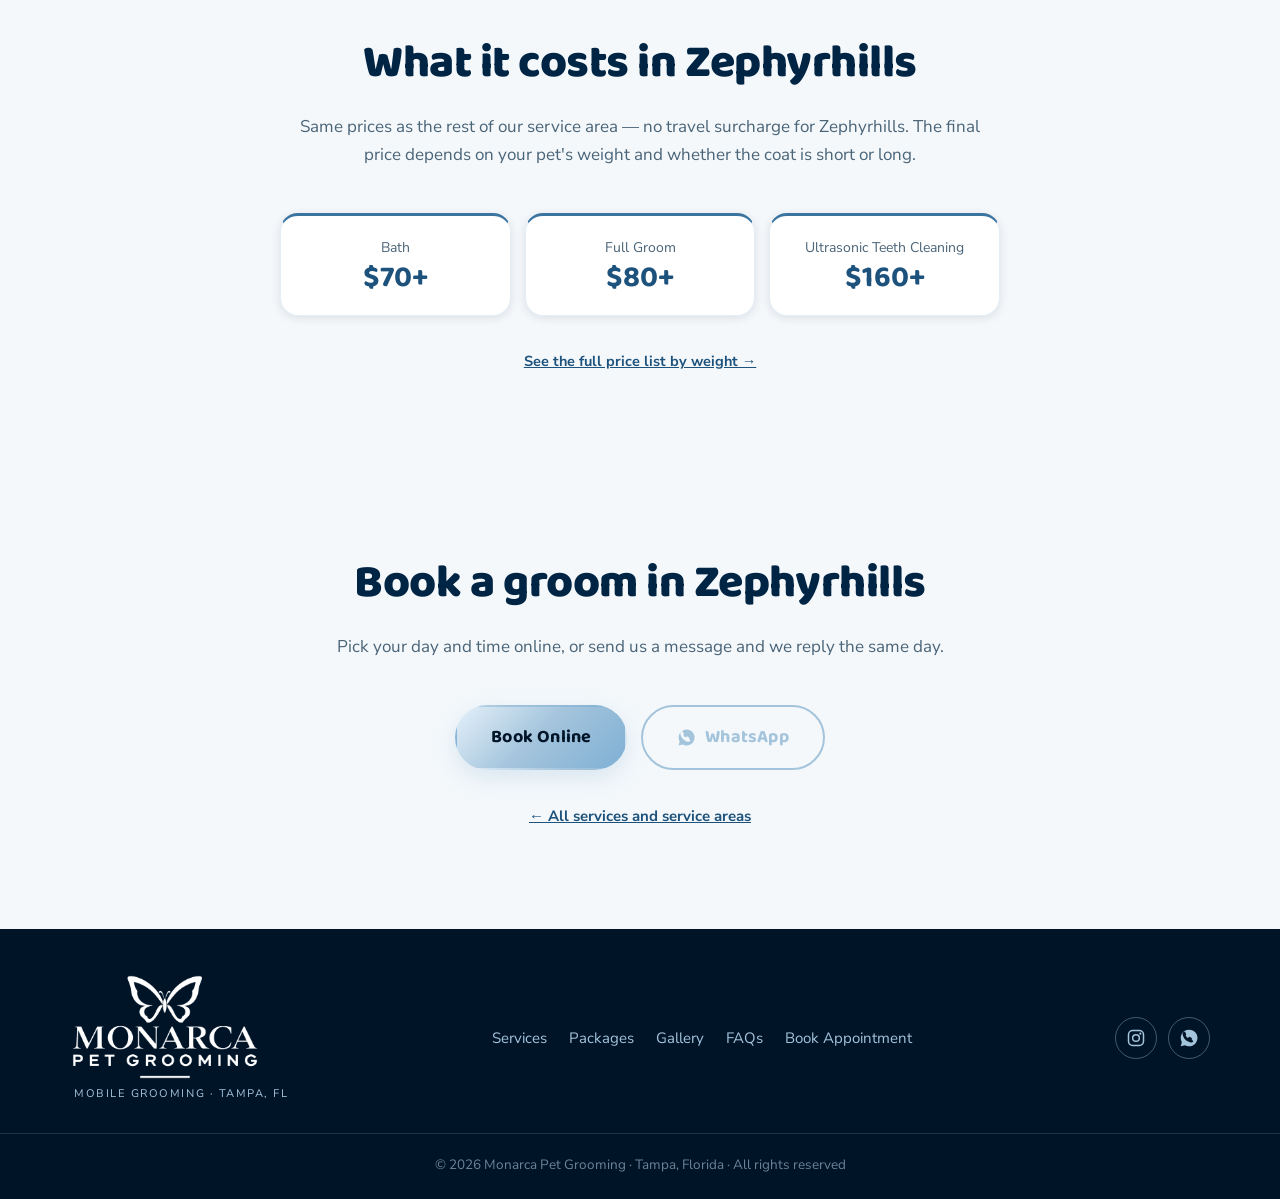
<file: zephyrhills/index.html>
<!DOCTYPE html>
<html lang="en">
<head>
<meta charset="UTF-8">
<meta name="viewport" content="width=device-width, initial-scale=1">
<title>Mobile Pet Grooming in Zephyrhills, FL | Monarca Pet Grooming</title>
<meta name="description" content="Monarca Pet Grooming brings the salon to your driveway in Zephyrhills, FL. Dog and cat grooming, one pet at a time, no cages. Call or text +1 (813) 212-4033.">
<meta name="theme-color" content="#002444">
<meta name="referrer" content="strict-origin-when-cross-origin">

<link rel="canonical" href="https://monarcapetworld.com/zephyrhills/">
<meta property="og:title" content="Mobile Pet Grooming in Zephyrhills, FL — Monarca">
<meta property="og:description" content="The grooming van comes to you in Zephyrhills. One pet at a time, no cages, no waiting rooms.">
<meta property="og:type" content="website">
<meta property="og:url" content="https://monarcapetworld.com/zephyrhills/">
<meta property="og:image" content="https://monarcapetworld.com/assets/img/og.jpg">

<link rel="icon" href="../assets/icons/favicon.svg" type="image/svg+xml">
<link rel="preconnect" href="https://fonts.googleapis.com">
<link rel="preconnect" href="https://fonts.gstatic.com" crossorigin>
<link href="https://fonts.googleapis.com/css2?family=Baloo+2:wght@500;600;700;800&family=Nunito+Sans:opsz,wght@6..12,400;6..12,600;6..12,700&display=swap" rel="stylesheet">
<link rel="stylesheet" href="../styles.css?v=12">

<script type="application/ld+json">
{
  "@context": "https://schema.org",
  "@type": "PetGroomer",
  "name": "Monarca Pet Grooming — Zephyrhills",
  "description": "Mobile dog and cat grooming serving Zephyrhills, Florida.",
  "telephone": "+18132124033",
  "email": "monarcapetgrooming@gmail.com",
  "url": "https://monarcapetworld.com/zephyrhills/",
  "image": "https://monarcapetworld.com/assets/img/ze-1.jpg",
  "priceRange": "$$",
  "areaServed": {"@type":"City","name":"Zephyrhills","addressRegion":"FL"},
  "address": {"@type":"PostalAddress","addressLocality":"Zephyrhills","addressRegion":"FL","addressCountry":"US"},
  "parentOrganization": {"@type":"Organization","name":"Monarca Pet World","url":"https://monarcapetworld.com"},
  "openingHoursSpecification": [{
    "@type":"OpeningHoursSpecification",
    "dayOfWeek":["Monday","Tuesday","Wednesday","Thursday","Friday","Saturday"],
    "opens":"08:00","closes":"18:00"
  }]
}
</script>

<!-- Google Analytics (GA4) -->
<script async src="https://www.googletagmanager.com/gtag/js?id=G-MKQ6XB3WZZ"></script>
<script>
  window.dataLayer = window.dataLayer || [];
  function gtag(){ dataLayer.push(arguments); }
  gtag('js', new Date());
  gtag('config', 'G-MKQ6XB3WZZ');
</script>
</head>
<body>

<a class="skip-link" href="#main" data-en="Skip to content" data-es="Ir al contenido">Skip to content</a>

<header class="site-header" id="top">
  <div class="wrap header-inner">
    <a class="brand" href="../#top" aria-label="Monarca Pet Grooming — home">
      <span class="brand-mark" aria-hidden="true">
        <svg viewBox="0 0 48 48" role="img"><use href="#icon-butterfly"/></svg>
      </span>
      <span class="brand-text">
        <strong>Monarca</strong>
        <small data-en="Pet Grooming · Tampa" data-es="Pet Grooming · Tampa">Pet Grooming · Tampa</small>
      </span>
    </a>

    <nav class="nav" id="nav" aria-label="Main">
      <a href="../#services" data-en="Services" data-es="Servicios">Services</a>
      <a href="../#about" data-en="About Us" data-es="Nosotros">About Us</a>
      <a href="../#packages" data-en="Packages" data-es="Paquetes">Packages</a>
      <a href="../#gallery" data-en="Gallery" data-es="Galería">Gallery</a>
      <a href="../#reviews" data-en="Reviews" data-es="Reseñas">Reviews</a>
      <a href="../#faq" data-en="FAQs" data-es="Preguntas">FAQs</a>
      <a href="../#contact" data-en="Contact" data-es="Contacto">Contact</a>
      <a class="btn btn-gold nav-cta" href="../#contact" data-book data-en="Book Now" data-es="Reservar">Book Now</a>
    </nav>

    <div class="header-actions">
      <button class="lang-toggle" id="langToggle" type="button" aria-label="Cambiar idioma / Switch language">
        <span class="lang-on">EN</span><span class="lang-sep">/</span><span class="lang-off">ES</span>
      </button>
      <a class="btn btn-gold header-cta" href="../#contact" data-book data-en="Book Now" data-es="Reservar">Book Now</a>
      <button class="burger" id="burger" type="button" aria-expanded="false" aria-controls="nav" aria-label="Menu">
        <span></span><span></span><span></span>
      </button>
    </div>
  </div>
</header>



<main id="main">

<section class="hero hero-ciudad">
  <div class="hero-glow" aria-hidden="true"></div>
  <div class="wrap hero-inner">
    <p class="eyebrow" data-en="Zephyrhills · Florida · We come to you" data-es="Zephyrhills · Florida · Vamos a tu casa">Zephyrhills · Florida · We come to you</p>
    <h1 class="hero-title">
      <span data-en="Mobile Pet Grooming" data-es="Grooming Móvil">Mobile Pet Grooming</span><br>
      <span class="gold" data-en="in Zephyrhills" data-es="en Zephyrhills">in Zephyrhills</span>
    </h1>
    <p class="hero-sub" data-en="Zephyrhills has very few mobile groomers covering it, which is exactly why we added it to the route. Our van carries its own water, power and heated bath, so we can work anywhere in town without plugging into your house." data-es="Zephyrhills tiene muy pocos groomers móviles que la cubran, y por eso mismo la sumamos a la ruta. La van lleva su propia agua, energía y baño con agua caliente, así que trabajamos en cualquier punto del pueblo sin conectarnos a tu casa.">Zephyrhills has very few mobile groomers covering it, which is exactly why we added it to the route. Our van carries its own water, power and heated bath, so we can work anywhere in town without plugging into your house.</p>
    <div class="hero-cta">
      <a class="btn btn-gold btn-lg" href="#contacto" data-book data-en="Book Your Spot" data-es="Reserva tu Cita">Book Your Spot</a>
      <a class="btn btn-outline btn-lg" href="tel:+18132124033">
        <svg class="ico" viewBox="0 0 24 24" aria-hidden="true"><use href="#icon-phone"/></svg>
        <span>+1 (813) 212-4033</span>
      </a>
    </div>
    <ul class="hero-strip">
      <li><strong>40<em>min</em></strong><span data-en="From Tampa" data-es="Desde Tampa">From Tampa</span></li>
      <li><strong>1:1</strong><span data-en="Pet &amp; groomer" data-es="Mascota y groomer">Pet &amp; groomer</span></li>
      <li><strong>60–90<em>min</em></strong><span data-en="Average visit" data-es="Visita promedio">Average visit</span></li>
      <li><strong>$70<em>+</em></strong><span data-en="Bath from" data-es="Baño desde">Bath from</span></li>
    </ul>
  </div>
  <div class="hero-curve" aria-hidden="true"></div>
</section>

<section class="section">
  <div class="wrap">
    <header class="sec-head center">
      <h2 data-en="Recent work in Zephyrhills" data-es="Trabajo reciente en Zephyrhills">Recent work in Zephyrhills</h2>
      <p data-en="Double-coated breeds like the white Pomeranian below take the longest to dry properly. In the van that is a 90-minute appointment, not a full day in a kennel." data-es="Las razas de doble pelaje como el pomerania blanco de abajo son las que más tardan en secarse bien. En la van eso es una cita de 90 minutos, no un día entero en una jaula.">Double-coated breeds like the white Pomeranian below take the longest to dry properly. In the van that is a 90-minute appointment, not a full day in a kennel.</p>
    </header>
  </div>
  <div class="gal-track">
    <figure><img src="../assets/img/ze-1.jpg" alt="White Pomeranian after a full groom and blow-out in Zephyrhills" data-alt-es="Pomerania blanco después del groom completo y secado en Zephyrhills" data-ph="dog" width="800" height="1000" loading="lazy"></figure>
    <figure><img src="../assets/img/ze-2.jpg" alt="Shih Tzu groomed inside the Monarca mobile van in Zephyrhills" data-alt-es="Shih Tzu groomeado dentro de la van de Monarca en Zephyrhills" data-ph="dog" width="800" height="1000" loading="lazy"></figure>
    <figure><img src="../assets/img/ze-3.jpg" alt="White Pomeranian sitting on the grooming table in Zephyrhills" data-alt-es="Pomerania blanco sentado en la mesa de grooming en Zephyrhills" data-ph="dog" width="800" height="1000" loading="lazy"></figure>
    <figure><img src="../assets/img/ze-4.jpg" alt="Small dog being handled gently during its groom in Zephyrhills" data-alt-es="Perro pequeño siendo manejado con calma durante su groom en Zephyrhills" data-ph="dog" width="800" height="1000" loading="lazy"></figure>
  </div>
</section>

<section class="section ciudad-precios">
  <div class="wrap">
    <header class="sec-head center">
      <h2 data-en="What it costs in Zephyrhills" data-es="Cuánto cuesta en Zephyrhills">What it costs in Zephyrhills</h2>
      <p data-en="Same prices as the rest of our service area — no travel surcharge for Zephyrhills. The final price depends on your pet's weight and whether the coat is short or long."
         data-es="Los mismos precios que en el resto de nuestra zona — sin cargo extra por viaje a Zephyrhills. El precio final depende del peso de tu mascota y de si el pelo es corto o largo.">
        Same prices as the rest of our service area.
      </p>
    </header>
    <ul class="ciudad-tarifas">
      <li><span data-en="Bath" data-es="Baño">Bath</span><b>$70+</b></li>
      <li><span data-en="Full Groom" data-es="Groom Completo">Full Groom</span><b>$80+</b></li>
      <li><span data-en="Ultrasonic Teeth Cleaning" data-es="Limpieza Dental Ultrasónica">Ultrasonic Teeth Cleaning</span><b>$160+</b></li>
    </ul>
    <p class="pkg-note">
      <a href="../#packages" data-en="See the full price list by weight →" data-es="Ver la lista completa de precios por peso →">See the full price list by weight →</a>
    </p>
  </div>
</section>

<section class="section areas ciudad-cta" id="contacto">
  <div class="wrap">
    <header class="sec-head center">
      <h2 data-en="Book a groom in Zephyrhills" data-es="Reserva un groom en Zephyrhills">Book a groom in Zephyrhills</h2>
      <p data-en="Pick your day and time online, or send us a message and we reply the same day."
         data-es="Elige día y hora en línea, o mándanos un mensaje y te respondemos el mismo día.">
        Pick your day and time online, or send us a message.
      </p>
    </header>
    <div class="hero-cta">
      <a class="btn btn-gold btn-lg" href="#" data-book data-en="Book Online" data-es="Reservar en línea">Book Online</a>
      <a class="btn btn-outline btn-lg" href="https://wa.me/18133308027" target="_blank" rel="noopener">
        <svg class="ico" viewBox="0 0 24 24" aria-hidden="true"><use href="#icon-chat"/></svg>
        <span>WhatsApp</span>
      </a>
    </div>
    <p class="ciudad-volver">
      <a href="../" data-en="← All services and service areas" data-es="← Todos los servicios y zonas de cobertura">← All services and service areas</a>
    </p>
  </div>
</section>

</main>

<footer class="site-footer">
  <div class="wrap footer-inner">
    <a class="footer-brand" href="../#top" aria-label="Monarca Pet Grooming">
      <img src="../assets/img/logo-white.png" alt="Monarca Pet Grooming" width="1100" height="626">
      <small data-en="Mobile Grooming · Tampa, FL" data-es="Grooming a Domicilio · Tampa, FL">Mobile Grooming · Tampa, FL</small>
    </a>

    <nav class="footer-nav" aria-label="Footer">
      <a href="../#services" data-en="Services" data-es="Servicios">Services</a>
      <a href="../#packages" data-en="Packages" data-es="Paquetes">Packages</a>
      <a href="../#gallery" data-en="Gallery" data-es="Galería">Gallery</a>
      <a href="../#faq" data-en="FAQs" data-es="Preguntas">FAQs</a>
      <a href="../#contact" data-book data-en="Book Appointment" data-es="Reservar Cita">Book Appointment</a>
    </nav>

    <div class="socials">
      <a href="#" aria-label="Instagram"><svg viewBox="0 0 24 24"><use href="#icon-ig"/></svg></a>
      <a href="#" aria-label="Facebook"><svg viewBox="0 0 24 24"><use href="#icon-fb"/></svg></a>
      <a href="https://wa.me/18132124033" aria-label="WhatsApp"><svg viewBox="0 0 24 24"><use href="#icon-chat"/></svg></a>
    </div>
  </div>
  <p class="copyright">© <span id="year">2026</span> Monarca Pet Grooming · Tampa, Florida · <span data-en="All rights reserved" data-es="Todos los derechos reservados">All rights reserved</span></p>
</footer>



<a class="fab" href="https://wa.me/18132124033" target="_blank" rel="noopener" aria-label="WhatsApp">
  <svg viewBox="0 0 24 24"><use href="#icon-chat"/></svg>
</a>



<svg style="display:none" aria-hidden="true">
  <symbol id="icon-crown-paw" viewBox="0 0 48 48">
    <path fill="currentColor" d="M8 34 5 15l9 6 10-12 10 12 9-6-3 19H8Z"/>
    <circle fill="currentColor" cx="17" cy="41" r="3"/><circle fill="currentColor" cx="24" cy="42" r="3"/><circle fill="currentColor" cx="31" cy="41" r="3"/>
  </symbol>
  <symbol id="icon-butterfly" viewBox="0 0 24 24">
    <path fill="currentColor" d="M11.2 7.2C9.7 4.4 6.9 2.4 4.8 3.3 3 4.1 2.7 6.7 3.8 8.8c1 1.9 2.9 3.1 4.9 3.3-1.9.7-3.2 2-3.6 3.5-.5 1.9.9 3.4 2.7 3.2 1.9-.2 3.6-2 4.4-4.4V7.2h-1Zm1.6 0c1.5-2.8 4.3-4.8 6.4-3.9 1.8.8 2.1 3.4 1 5.5-1 1.9-2.9 3.1-4.9 3.3 1.9.7 3.2 2 3.6 3.5.5 1.9-.9 3.4-2.7 3.2-1.9-.2-3.6-2-4.4-4.4V7.2h1Z"/>
    <path fill="currentColor" d="M12 5.6c.5 0 .9.5.9 1.1v10c0 .6-.4 1.1-.9 1.1s-.9-.5-.9-1.1v-10c0-.6.4-1.1.9-1.1Z"/>
  </symbol>
  <symbol id="icon-paw" viewBox="0 0 24 24">
    <ellipse fill="currentColor" cx="6.5" cy="9" rx="2.4" ry="3"/><ellipse fill="currentColor" cx="12" cy="6.5" rx="2.4" ry="3.2"/>
    <ellipse fill="currentColor" cx="17.5" cy="9" rx="2.4" ry="3"/>
    <path fill="currentColor" d="M12 11c3.3 0 6 2.6 6 5.2 0 2-1.7 3.3-3.7 2.9-1.5-.3-3.1-.3-4.6 0-2 .4-3.7-.9-3.7-2.9C6 13.6 8.7 11 12 11Z"/>
  </symbol>
  <symbol id="icon-van" viewBox="0 0 24 24">
    <path fill="none" stroke="currentColor" stroke-width="1.8" stroke-linejoin="round" d="M2 16V7h11v9M13 10h4.5l3.5 4v2M2 16h2m4 0h8m3 0h2"/>
    <circle fill="currentColor" cx="6" cy="17.5" r="2"/><circle fill="currentColor" cx="17" cy="17.5" r="2"/>
  </symbol>
  <symbol id="icon-scissors" viewBox="0 0 24 24">
    <path fill="none" stroke="currentColor" stroke-width="1.8" stroke-linecap="round" d="m6.5 6.5 11 11M17.5 6.5l-11 11"/>
    <circle fill="none" stroke="currentColor" stroke-width="1.8" cx="5" cy="19" r="2.2"/>
    <circle fill="none" stroke="currentColor" stroke-width="1.8" cx="19" cy="19" r="2.2"/>
  </symbol>
  <symbol id="icon-heart" viewBox="0 0 24 24">
    <path fill="currentColor" d="M12 20.5S3.5 15 3.5 9.5A4.5 4.5 0 0 1 12 7a4.5 4.5 0 0 1 8.5 2.5C20.5 15 12 20.5 12 20.5Z"/>
  </symbol>
  <symbol id="icon-badge" viewBox="0 0 24 24">
    <path fill="currentColor" d="m12 2 2.6 1.9 3.2-.2.9 3.1 2.6 1.9-1.4 2.9 1.4 2.9-2.6 1.9-.9 3.1-3.2-.2L12 21.4l-2.6-1.9-3.2.2-.9-3.1L2.7 14.7l1.4-2.9-1.4-2.9 2.6-1.9.9-3.1 3.2.2Z"/>
  </symbol>
  <symbol id="icon-drop" viewBox="0 0 24 24">
    <path fill="currentColor" d="M12 3s6 6.6 6 10.5a6 6 0 0 1-12 0C6 9.6 12 3 12 3Z"/>
  </symbol>
  <symbol id="icon-pin" viewBox="0 0 24 24">
    <path fill="currentColor" d="M12 2a7 7 0 0 0-7 7c0 5 7 13 7 13s7-8 7-13a7 7 0 0 0-7-7Zm0 9.5A2.5 2.5 0 1 1 12 6.5a2.5 2.5 0 0 1 0 5Z"/>
  </symbol>
  <symbol id="icon-phone" viewBox="0 0 24 24">
    <path fill="currentColor" d="M6.6 2.6a1.7 1.7 0 0 1 2.3.6l1.8 3a1.7 1.7 0 0 1-.3 2.1l-1.1.9a10.6 10.6 0 0 0 4.9 4.9l.9-1.1a1.7 1.7 0 0 1 2.1-.3l3 1.8a1.7 1.7 0 0 1 .6 2.3l-1 1.6c-.6 1-1.8 1.4-2.9 1.1C11.1 18.9 5.1 12.9 3.5 5.5c-.3-1.1.1-2.3 1.1-2.9l2-.9Z"/>
  </symbol>
  <symbol id="icon-mail" viewBox="0 0 24 24">
    <rect fill="none" stroke="currentColor" stroke-width="1.8" x="3" y="5" width="18" height="14" rx="2.5"/>
    <path fill="none" stroke="currentColor" stroke-width="1.8" stroke-linecap="round" d="m4 7 8 6 8-6"/>
  </symbol>
  <symbol id="icon-chat" viewBox="0 0 24 24">
    <path fill="currentColor" d="M12 2a10 10 0 0 0-8.6 15L2 22l5.2-1.3A10 10 0 1 0 12 2Zm5.1 13.8c-.3.8-1.7 1.5-2.3 1.5-.6.1-1.3.3-4.4-1.3-3.7-1.9-5.1-5.5-5.2-5.8-.1-.3-.9-1.6-.9-3s.8-2.1 1.1-2.4c.3-.3.6-.4.8-.4h.6c.2 0 .5-.1.8.6l1 2.4c.1.2.1.4 0 .6l-.4.6c-.1.2-.3.3-.1.6.6 1.1 1.3 1.9 2.3 2.6.3.2.5.2.7-.1l.9-1c.2-.3.4-.2.6-.1l2.2 1.1c.3.1.5.2.6.4.1.1.1.7-.2 1.5Z"/>
  </symbol>
  <symbol id="icon-calendar" viewBox="0 0 24 24">
    <rect fill="none" stroke="currentColor" stroke-width="1.8" x="3" y="5" width="18" height="16" rx="3"/>
    <path fill="none" stroke="currentColor" stroke-width="1.8" stroke-linecap="round" d="M3 10h18M8 3v4M16 3v4"/>
    <rect fill="currentColor" x="7" y="13" width="3.4" height="3.4" rx="1"/>
  </symbol>
  <symbol id="icon-clock" viewBox="0 0 24 24">
    <circle fill="none" stroke="currentColor" stroke-width="1.8" cx="12" cy="12" r="9"/>
    <path fill="none" stroke="currentColor" stroke-width="1.8" stroke-linecap="round" d="M12 7v5.5l3.5 2"/>
  </symbol>
  <symbol id="icon-chev" viewBox="0 0 24 24">
    <path fill="none" stroke="currentColor" stroke-width="2.4" stroke-linecap="round" stroke-linejoin="round" d="m9 5 7 7-7 7"/>
  </symbol>
  <symbol id="icon-ig" viewBox="0 0 24 24">
    <rect fill="none" stroke="currentColor" stroke-width="1.8" x="3" y="3" width="18" height="18" rx="5"/>
    <circle fill="none" stroke="currentColor" stroke-width="1.8" cx="12" cy="12" r="4"/>
    <circle fill="currentColor" cx="17.2" cy="6.8" r="1.3"/>
  </symbol>
  <symbol id="icon-fb" viewBox="0 0 24 24">
    <path fill="currentColor" d="M13.5 22v-8h2.7l.5-3.2h-3.2V8.7c0-.9.3-1.6 1.7-1.6h1.7V4.2c-.8-.1-1.7-.2-2.7-.2-2.7 0-4.5 1.6-4.5 4.6v2.2H6.8V14h2.9v8h3.8Z"/>
  </symbol>
</svg>

<script src="../script.js?v=8"></script>
</body>
</html>
</file>
<file: styles.css>
/* ============================================================
   MONARCA MOBILE GROOMING — Tampa, FL
   Paleta: café · dorado · negro
   Para cambiar toda la marca, edita solo el bloque :root
   ============================================================ */

:root{
  /* Paleta Monarca 2026 — tomada del logo y del wrap de la van.
     #1D527C es el azul exacto del logo; los otros tres salen de
     las muestras de color del diseño del vehículo. */
  --navy-950:   #001428;
  --navy-900:   #002444;
  --navy-700:   #0E3D63;
  --brand:      #1D527C;
  --blue-500:   #3C74A0;
  --blue-300:   #A4C4DC;
  --blue-100:   #CFE3F0;
  --paper:      #F4F8FB;
  --paper-2:    #E4EEF5;
  --white:      #FFFFFF;

  --ink:        #0E2233;
  --ink-soft:   #4A6478;
  --ink-faint:  #7C93A6;
  --on-dark:    #E8F1F8;
  --on-dark-soft:#A4C4DC;
  --rule-strong:#C3D6E4;

  /* Nombres heredados: el sitio entero los usa, así que se mantienen
     apuntando a la paleta nueva en vez de renombrar 400 reglas. */
  --black:      var(--navy-950);
  --brown-900:  var(--navy-900);
  --brown-700:  var(--navy-700);
  --brown-500:  var(--brand);
  --brown-300:  var(--blue-500);
  --gold:       var(--blue-300);
  --gold-light: var(--blue-100);
  --gold-deep:  var(--brand);
  --monarch:    var(--blue-500);
  --cream:      var(--paper);
  --cream-2:    var(--paper-2);

  --r-sm: 12px;
  --r-md: 18px;
  --r-lg: 28px;
  --r-full: 999px;

  --shadow-sm: 0 2px 10px rgba(0,20,40,.10);
  --shadow-md: 0 12px 32px rgba(0,20,40,.14);
  --shadow-lg: 0 24px 60px rgba(0,20,40,.24);
  --gold-grad: linear-gradient(135deg, #E3F0F9, var(--blue-300) 48%, #7FB0D4);

  --wrap: 1180px;
  --head-h: 76px;

  --f-display: "Baloo 2", "Trebuchet MS", system-ui, sans-serif;
  --f-body: "Nunito Sans", -apple-system, BlinkMacSystemFont, "Segoe UI", sans-serif;
}

/* ---------- Reset ---------- */
*,*::before,*::after{ box-sizing:border-box; }
html{ -webkit-text-size-adjust:100%; scroll-behavior:smooth; scroll-padding-top:calc(var(--head-h) + 12px); }
body{
  margin:0; background:var(--cream); color:var(--ink);
  font-family:var(--f-body); font-size:17px; line-height:1.65;
  overflow-x:hidden; -webkit-font-smoothing:antialiased;
}
img{ max-width:100%; display:block; }
a{ color:inherit; text-decoration:none; }
button{ font:inherit; color:inherit; }
h1,h2,h3,h4{ font-family:var(--f-display); line-height:1.12; margin:0 0 .5em; letter-spacing:-.01em; }
p{ margin:0 0 1em; }
ul{ margin:0; padding:0; list-style:none; }

:focus-visible{ outline:3px solid var(--brand); outline-offset:3px; border-radius:6px; }

.skip-link{
  position:absolute; left:-999px; top:8px; z-index:200;
  background:var(--gold); color:var(--black); padding:10px 18px; border-radius:var(--r-full); font-weight:700;
}
.skip-link:focus{ left:12px; }

.wrap{ width:100%; max-width:var(--wrap); margin-inline:auto; padding-inline:20px; }

/* ---------- Botones ---------- */
.btn{
  display:inline-flex; align-items:center; justify-content:center; gap:9px;
  padding:13px 26px; border-radius:var(--r-full); border:2px solid transparent;
  font-family:var(--f-display); font-weight:700; font-size:16px; letter-spacing:.01em;
  cursor:pointer; transition:transform .18s ease, box-shadow .18s ease, background .18s ease, color .18s ease;
  white-space:nowrap;
}
.btn:hover{ transform:translateY(-2px); }
.btn-gold{ background:var(--gold-grad); color:var(--black); box-shadow:0 8px 22px rgba(164,196,220,.34); }
.btn-gold:hover{ box-shadow:0 12px 30px rgba(164,196,220,.46); }
.btn-outline{ border-color:var(--gold); color:var(--gold); background:transparent; }
.btn-outline:hover{ background:var(--gold); color:var(--black); }
.btn-lg{ padding:16px 34px; font-size:18px; }
.btn-block{ width:100%; }
.ico{ width:19px; height:19px; }

/* ---------- Header ---------- */
.site-header{
  position:fixed; inset:0 0 auto 0; z-index:100; height:var(--head-h);
  background:rgba(0,20,40,.92); backdrop-filter:saturate(1.4) blur(12px);
  border-bottom:1px solid rgba(164,196,220,.22);
  transition:box-shadow .25s ease, background .25s ease;
}
.site-header.scrolled{ box-shadow:0 10px 30px rgba(0,0,0,.35); }
.header-inner{ display:flex; align-items:center; gap:18px; height:var(--head-h); }

.brand{ display:flex; align-items:center; gap:11px; margin-right:auto; }
.brand-mark{
  width:44px; height:44px; display:grid; place-items:center; flex:none;
  border-radius:var(--r-full); background:var(--gold-grad); color:var(--black);
  box-shadow:0 4px 14px rgba(164,196,220,.35);
}
.brand-mark svg{ width:26px; height:26px; }
.brand-text{ display:flex; flex-direction:column; line-height:1.05; }
.brand-text strong{
  font-family:var(--f-display); font-size:23px; font-weight:800; letter-spacing:.02em;
  background:var(--gold-grad); -webkit-background-clip:text; background-clip:text; color:transparent;
}
.brand-text small{ font-size:11px; letter-spacing:.16em; text-transform:uppercase; color:var(--on-dark-soft); white-space:nowrap; }

.nav{ display:flex; gap:26px; }
.nav-cta{ display:none; }
.nav a{ color:var(--on-dark); font-weight:600; font-size:15px; position:relative; padding:6px 0; }
.nav a::after{
  content:""; position:absolute; left:0; right:100%; bottom:0; height:2px;
  background:var(--gold); transition:right .25s ease;
}
.nav a:hover{ color:var(--gold); }
.nav a:hover::after{ right:0; }

.header-actions{ display:flex; align-items:center; gap:12px; }
.lang-toggle{
  background:transparent; border:1.5px solid rgba(164,196,220,.5); color:var(--on-dark-soft);
  border-radius:var(--r-full); padding:7px 13px; font-size:13px; font-weight:700; cursor:pointer;
  display:flex; gap:3px; transition:border-color .2s ease;
}
.lang-toggle:hover{ border-color:var(--gold); }
.lang-toggle .lang-on{ color:var(--gold); }
.lang-sep{ opacity:.45; }

.burger{ display:none; background:none; border:0; padding:8px; cursor:pointer; }
.burger span{ display:block; width:26px; height:2.5px; background:var(--gold); border-radius:2px; margin:5px 0; transition:transform .25s ease, opacity .2s ease; }
.burger[aria-expanded="true"] span:nth-child(1){ transform:translateY(7.5px) rotate(45deg); }
.burger[aria-expanded="true"] span:nth-child(2){ opacity:0; }
.burger[aria-expanded="true"] span:nth-child(3){ transform:translateY(-7.5px) rotate(-45deg); }

/* ---------- Hero ---------- */
.hero{
  position:relative; padding:calc(var(--head-h) + 64px) 0 190px;
  background:
    radial-gradient(900px 480px at 50% -8%, rgba(164,196,220,.30), transparent 62%),
    radial-gradient(700px 400px at 88% 40%, rgba(29,82,124,.55), transparent 60%),
    linear-gradient(175deg, var(--black), var(--brown-900) 58%, var(--brown-700));
  color:var(--on-dark); text-align:center; overflow:hidden;
}
.hero-glow{
  position:absolute; width:520px; height:520px; left:50%; top:-160px; transform:translateX(-50%);
  background:radial-gradient(circle, rgba(207,227,240,.20), transparent 68%); pointer-events:none;
}
.hero-inner{ position:relative; z-index:2; }

/* El logo es un PNG con transparencia real: no hace falta mezclarlo
   con el fondo, se apoya solo sobre cualquier color. */
.hero-logo{
  width:min(420px, 78%); height:auto; margin:0 auto 6px;
  filter:drop-shadow(0 10px 30px rgba(0,0,0,.55));
}
.eyebrow{
  font-family:var(--f-display); font-weight:600; letter-spacing:.22em; text-transform:uppercase;
  font-size:12px; color:var(--gold); margin-bottom:14px;
}
.hero-title{ font-size:clamp(2.5rem, 7.4vw, 5rem); font-weight:800; margin-bottom:18px; text-shadow:0 4px 26px rgba(0,0,0,.45); }
.hero-title .gold{ background:var(--gold-grad); -webkit-background-clip:text; background-clip:text; color:transparent; }
.hero-sub{ max-width:640px; margin:0 auto 30px; color:var(--on-dark-soft); font-size:clamp(1rem,2.1vw,1.15rem); }
.hero-cta{ display:flex; gap:14px; justify-content:center; flex-wrap:wrap; }

.hero-badge{
  display:inline-flex; align-items:center; gap:8px; margin-top:26px; padding:9px 20px; border-radius:var(--r-full);
  background:rgba(164,196,220,.14); border:1px solid rgba(164,196,220,.45); color:var(--gold-light);
  font-family:var(--f-display); font-weight:600; font-size:14px;
}
.bfly{ width:20px; height:20px; color:var(--monarch); flex:none; }

.hero-photos{ display:flex; justify-content:center; align-items:flex-end; gap:18px; margin:48px auto 0; max-width:800px; }
.hp{ margin:0; border-radius:var(--r-lg); overflow:hidden; border:4px solid rgba(164,196,220,.55); box-shadow:var(--shadow-lg); background:var(--brown-700); }
.hp img{ width:100%; height:100%; object-fit:cover; }
.hp-1,.hp-3{ width:30%; aspect-ratio:3/4; }
.hp-2{ width:38%; aspect-ratio:1/1; transform:translateY(-22px); border-color:var(--gold); }

.hero-strip{
  display:flex; flex-wrap:wrap; justify-content:center; gap:14px; margin-top:44px;
}
.hero-strip li{
  display:flex; flex-direction:column; align-items:center; min-width:132px; padding:14px 18px;
  border-radius:var(--r-md); background:rgba(255,255,255,.05); border:1px solid rgba(164,196,220,.22);
}
.hero-strip strong{ font-family:var(--f-display); font-size:26px; color:var(--gold); line-height:1; }
.hero-strip strong em{ font-style:normal; font-size:14px; }
.hero-strip span{ font-size:12.5px; letter-spacing:.06em; text-transform:uppercase; color:var(--on-dark-soft); margin-top:5px; }

.hero-curve{
  position:absolute; left:-2%; bottom:-2px; width:104%; height:120px; background:var(--cream);
  border-radius:60% 60% 0 0 / 100% 100% 0 0;
}

/* ---------- Secciones ---------- */
.section{ padding:clamp(58px, 8vw, 100px) 0; }
.sec-head{ margin-bottom:44px; }
.sec-head.center{ text-align:center; max-width:720px; margin-inline:auto; }
.sec-head h2{ font-size:clamp(1.85rem, 4.2vw, 2.9rem); font-weight:800; color:var(--brown-900); }
.sec-head p{ color:var(--ink-soft); margin:0; }
.sec-head.split{ display:grid; grid-template-columns:1.1fr 1fr; gap:32px; align-items:end; }
.sec-head.split h2{ margin:0; }

/* ---------- Servicios ---------- */
.services{ background:var(--cream); }
.feature-row{
  display:grid; grid-template-columns:repeat(4,1fr); gap:18px; margin-bottom:56px;
}
.feature-row li{ text-align:center; padding:24px 16px; border-radius:var(--r-md); background:var(--white); box-shadow:var(--shadow-sm); }
.fi, .ci{
  width:54px; height:54px; margin:0 auto 12px; display:grid; place-items:center; border-radius:var(--r-full);
  background:linear-gradient(135deg, rgba(164,196,220,.34), rgba(29,82,124,.16)); color:var(--brand);
}
.fi svg, .ci svg{ width:28px; height:28px; }
.feature-row h3{ font-size:17px; margin-bottom:3px; color:var(--brown-900); }
.feature-row p{ margin:0; font-size:14px; color:var(--ink-soft); }

.service-grid{ display:grid; grid-template-columns:repeat(3,1fr); gap:20px; }
.svc{
  padding:26px 24px; border-radius:var(--r-md); background:var(--white);
  border:1px solid var(--cream-2); border-left:4px solid var(--brand);
  box-shadow:var(--shadow-sm); transition:transform .2s ease, box-shadow .2s ease;
}
.svc:hover{ transform:translateY(-4px); box-shadow:var(--shadow-md); }
.svc h3{ font-size:20px; color:var(--brown-900); }
.svc p{ margin:0; font-size:15px; color:var(--ink-soft); }

/* ---------- Nosotros ---------- */
.about{
  background:linear-gradient(160deg, var(--brown-900), var(--black)); color:var(--on-dark);
}
.about-grid{ display:grid; grid-template-columns:1fr 1.05fr; gap:52px; align-items:center; }
.about-copy h2{ font-size:clamp(1.85rem,4vw,2.8rem); color:var(--white); }
.about-copy h2::after{
  content:""; display:block; width:78px; height:4px; margin-top:16px; border-radius:2px; background:var(--gold-grad);
}
.about-copy p{ color:var(--on-dark-soft); margin-top:18px; }
.about-copy .btn{ margin-top:12px; }
.about-cards{ display:grid; grid-template-columns:1fr 1fr; gap:16px; }
.about-cards li{
  padding:24px 20px; border-radius:var(--r-md);
  background:rgba(255,255,255,.055); border:1px solid rgba(164,196,220,.24);
  transition:border-color .2s ease, transform .2s ease;
}
.about-cards li:hover{ border-color:var(--gold); transform:translateY(-4px); }
.about-cards .ci{ background:rgba(164,196,220,.16); color:var(--gold); margin:0 0 12px; }
.about-cards h3{ font-size:18px; color:var(--white); }
.about-cards p{ margin:0; font-size:14.5px; color:var(--on-dark-soft); }

/* ---------- Paquetes ---------- */
.packages{ background:var(--cream); }
.pkg-grid{ display:grid; grid-template-columns:repeat(3,1fr); gap:24px; align-items:start; }
.pkg{
  position:relative; background:var(--white); border-radius:var(--r-lg); padding:26px 24px 28px;
  border:1px solid var(--cream-2); box-shadow:var(--shadow-sm); text-align:center;
  display:flex; flex-direction:column; transition:transform .22s ease, box-shadow .22s ease;
}
.pkg:hover{ transform:translateY(-6px); box-shadow:var(--shadow-md); }
.pkg-featured{
  border:2px solid var(--blue-500); box-shadow:var(--shadow-md);
  background:linear-gradient(180deg, var(--paper), var(--white));
}
@media (min-width:901px){ .pkg-featured{ transform:scale(1.045); } .pkg-featured:hover{ transform:scale(1.045) translateY(-6px); } }
.ribbon{
  position:absolute; top:16px; right:-6px; background:var(--gold-grad); color:var(--black);
  font-family:var(--f-display); font-weight:700; font-size:12.5px; letter-spacing:.06em; text-transform:uppercase;
  padding:6px 16px; border-radius:var(--r-full) 0 0 var(--r-full); box-shadow:var(--shadow-sm);
}
.pkg-photo{
  width:150px; height:150px; margin:6px auto 18px; border-radius:var(--r-full); overflow:hidden;
  border:4px solid var(--blue-500); background:var(--brown-700); box-shadow:0 8px 22px rgba(29,82,124,.25);
}
.pkg-photo img{ width:100%; height:100%; object-fit:cover; }
.pkg h3{ font-size:23px; color:var(--brown-900); margin-bottom:6px; }
.price{ font-size:14px; color:var(--ink-soft); margin-bottom:18px; }
.price strong{ font-family:var(--f-display); font-size:36px; color:var(--gold-deep); display:block; line-height:1.05; }
.pkg-list{ text-align:left; margin-bottom:24px; flex:1; }
.pkg-list li{
  position:relative; padding:7px 0 7px 28px; font-size:14.8px; color:var(--ink-soft);
  border-bottom:1px dashed var(--cream-2);
}
.pkg-list li:last-child{ border-bottom:0; }
.pkg-list li::before{
  content:"★"; position:absolute; left:4px; top:7px; color:var(--blue-500); font-size:14px;
}
/* ---------- Lista completa de precios (desplegable) ---------- */
.price-more{
  max-width:760px; margin:34px auto 0;
  background:var(--white); border:1px solid var(--cream-2); border-radius:var(--r-md);
  overflow:hidden; transition:border-color .2s ease;
}
.price-more[open]{ border-color:var(--blue-500); box-shadow:var(--shadow-sm); }
.price-more summary{
  cursor:pointer; list-style:none; padding:16px 52px 16px 22px; position:relative;
  font-family:var(--f-display); font-weight:600; font-size:16.5px; color:var(--brown-900);
}
.price-more summary::-webkit-details-marker{ display:none; }
.price-more summary::after{
  content:"+"; position:absolute; right:18px; top:50%; transform:translateY(-50%);
  width:26px; height:26px; display:grid; place-items:center; border-radius:var(--r-full);
  background:var(--gold-grad); color:var(--black); font-size:18px; font-weight:700;
}
.price-more[open] summary::after{ content:"−"; }

.table-wrap{ overflow-x:auto; padding:0 6px 4px; }
.price-table{
  width:100%; border-collapse:collapse; font-size:14.5px;
  font-variant-numeric:tabular-nums; min-width:440px;
}
.price-table th, .price-table td{ padding:9px 12px; text-align:center; border-bottom:1px solid var(--cream-2); }
.price-table thead th{
  font-family:var(--f-body); font-size:11.5px; font-weight:700;
  letter-spacing:.1em; text-transform:uppercase; color:var(--brand);
}
.price-table thead tr.sub th{ font-size:10.5px; color:var(--ink-faint); padding-top:0; }
.price-table tbody th{
  text-align:left; font-weight:600; color:var(--ink); white-space:nowrap;
  font-family:var(--f-body); font-size:14px;
}
.price-table tbody td{ color:var(--ink-soft); font-weight:600; }
.price-table tbody tr:hover{ background:var(--paper); }
.price-table tr.cats th, .price-table tr.cats td{ border-top:2px solid var(--cream-2); }

.price-extra{
  display:grid; grid-template-columns:1fr 1fr; gap:22px;
  padding:20px 22px 22px; border-top:1px solid var(--cream-2);
}
.price-extra h4{
  font-family:var(--f-body); font-size:11.5px; font-weight:700;
  letter-spacing:.1em; text-transform:uppercase; color:var(--brand); margin:0 0 10px;
}
.price-extra ul{ display:flex; flex-direction:column; gap:1px; }
.price-extra li{
  display:flex; justify-content:space-between; gap:14px; align-items:baseline;
  padding:6px 0; border-bottom:1px dashed var(--cream-2); font-size:14px; color:var(--ink-soft);
}
.price-extra li b{ color:var(--ink); font-variant-numeric:tabular-nums; white-space:nowrap; }
.price-extra .mini{ margin:10px 0 0; font-size:12.5px; color:var(--ink-faint); line-height:1.45; }
.price-extra .mini.top{
  margin:0 0 12px; padding:9px 11px; border-radius:6px;
  background:var(--paper); color:var(--ink-soft); border-left:3px solid var(--blue-500);
}

.pkg-note{ text-align:center; margin:34px auto 0; max-width:640px; font-size:14.5px; color:var(--ink-soft); }

/* ---------- Galería ---------- */
.gallery{ background:linear-gradient(180deg, var(--cream), var(--cream-2)); padding-bottom:clamp(50px,7vw,84px); }
.gal-track{
  display:flex; gap:16px; overflow-x:auto; padding:8px 20px 22px;
  scroll-snap-type:x mandatory; -webkit-overflow-scrolling:touch;
  scrollbar-width:thin; scrollbar-color:var(--gold) transparent;
}
.gal-track::-webkit-scrollbar{ height:7px; }
.gal-track::-webkit-scrollbar-thumb{ background:var(--gold); border-radius:4px; }
.gal-track figure{
  flex:0 0 clamp(200px, 24vw, 268px); aspect-ratio:4/5; margin:0; scroll-snap-align:center;
  border-radius:var(--r-lg); overflow:hidden; border:3px solid var(--white);
  box-shadow:var(--shadow-md); background:var(--brown-700);
  transition:transform .22s ease;
}
.gal-track figure:hover{ transform:translateY(-6px) rotate(-1deg); }
.gal-track img{ width:100%; height:100%; object-fit:cover; }

/* ---------- Reseñas ---------- */
.reviews{ background:linear-gradient(160deg, var(--brown-700), var(--brown-900)); color:var(--on-dark); }
.reviews .sec-head h2{ color:var(--white); }
.rev-viewport{ position:relative; display:flex; align-items:center; gap:12px; }
.rev-track{
  display:flex; gap:20px; overflow-x:auto; scroll-snap-type:x mandatory; padding:6px 2px 14px; flex:1;
  scrollbar-width:none;
}
.rev-track::-webkit-scrollbar{ display:none; }
.rev{
  flex:0 0 100%; margin:0; scroll-snap-align:start; text-align:center;
  background:rgba(255,255,255,.06); border:1px solid rgba(164,196,220,.28);
  border-radius:var(--r-lg); padding:34px 30px;
}
@media (min-width:820px){ .rev{ flex-basis:calc(50% - 10px); } }
.stars{ color:var(--gold); font-size:19px; letter-spacing:4px; margin-bottom:14px; }
.rev p{ font-size:17px; color:var(--on-dark); font-style:italic; }
.rev cite{ font-family:var(--f-display); font-weight:700; font-style:normal; color:var(--gold); font-size:16px; }
.rev cite span{ display:block; font-family:var(--f-body); font-weight:400; font-size:13px; color:var(--on-dark-soft); letter-spacing:.05em; }

.rev-btn{
  flex:none; width:46px; height:46px; border-radius:var(--r-full); cursor:pointer;
  background:rgba(164,196,220,.14); border:1.5px solid var(--gold); color:var(--gold);
  display:grid; place-items:center; transition:background .2s ease, color .2s ease;
}
.rev-btn:hover{ background:var(--gold); color:var(--black); }
.rev-btn svg{ width:20px; height:20px; }
.rev-btn.prev svg{ transform:rotate(180deg); }
.rev-dots{ display:flex; justify-content:center; gap:9px; margin-top:18px; }
.rev-dots button{
  width:9px; height:9px; padding:0; border-radius:var(--r-full); border:0; cursor:pointer;
  background:rgba(164,196,220,.35); transition:width .25s ease, background .25s ease;
}
.rev-dots button[aria-selected="true"]{ width:26px; background:var(--gold); }

/* ---------- Zona de servicio ---------- */
.areas{ background:var(--cream); padding-top:0; }
.area-groups{ display:flex; flex-direction:column; gap:30px; }
.area-group{ display:flex; flex-direction:column; align-items:center; gap:15px; }
.area-group h3{
  display:flex; align-items:center; gap:14px;
  margin:0; font-family:var(--f-body); font-size:12px; font-weight:700;
  letter-spacing:.18em; text-transform:uppercase; color:var(--gold-deep);
}
.area-group h3::before, .area-group h3::after{
  content:""; width:34px; height:1px; background:var(--rule-strong);
  background:linear-gradient(90deg, transparent, var(--blue-500));
}
.area-group h3::after{ background:linear-gradient(90deg, var(--blue-500), transparent); }

.area-note{
  text-align:center; margin:30px auto 0; max-width:520px;
  font-size:14.5px; color:var(--ink-soft);
}

.area-chips{ display:flex; flex-wrap:wrap; justify-content:center; gap:11px; }
.area-chips li{
  padding:10px 20px; border-radius:var(--r-full); background:var(--white);
  border:1.5px solid var(--cream-2); font-weight:600; font-size:14.5px; color:var(--brown-700);
  box-shadow:var(--shadow-sm); transition:border-color .2s ease, color .2s ease, transform .2s ease;
}
.area-chips li a{ color:inherit; text-decoration:none; display:block; margin:-10px -20px; padding:10px 20px; }
.area-chips li:has(a){ border-color:var(--blue-300); font-weight:700; color:var(--brand); }
.area-chips li:hover{ border-color:var(--monarch); color:var(--gold-deep); transform:translateY(-2px); }

/* ---------- FAQ ---------- */
.faq{ background:var(--cream-2); }
.faq-grid{ display:grid; grid-template-columns:.85fr 1.15fr; gap:46px; align-items:start; }
.faq-intro h2{ font-size:clamp(1.85rem,4vw,2.7rem); color:var(--brown-900); }
.faq-intro p{ color:var(--ink-soft); }
.faq-list details{
  background:var(--white); border-radius:var(--r-md); margin-bottom:12px;
  border:1px solid var(--paper-2); overflow:hidden; transition:border-color .2s ease, box-shadow .2s ease;
}
.faq-list details[open]{ border-color:var(--blue-500); box-shadow:var(--shadow-sm); }
.faq-list summary{
  cursor:pointer; list-style:none; padding:17px 54px 17px 22px; position:relative;
  font-family:var(--f-display); font-weight:600; font-size:17px; color:var(--brown-900);
}
.faq-list summary::-webkit-details-marker{ display:none; }
.faq-list summary::after{
  content:"+"; position:absolute; right:18px; top:50%; transform:translateY(-50%);
  width:28px; height:28px; display:grid; place-items:center; border-radius:var(--r-full);
  background:var(--gold-grad); color:var(--black); font-size:19px; font-weight:700; transition:transform .25s ease;
}
.faq-list details[open] summary::after{ content:"−"; transform:translateY(-50%) rotate(180deg); }
.faq-list p{ padding:0 22px 20px; margin:0; color:var(--ink-soft); font-size:15.5px; }

/* ---------- Contacto ---------- */
.contact{ background:linear-gradient(160deg, var(--black), var(--brown-900)); color:var(--on-dark); }
.contact-grid{ display:grid; grid-template-columns:1fr 1.15fr; gap:48px; align-items:start; }
.contact-copy h2{ font-size:clamp(1.85rem,4vw,2.7rem); color:var(--white); }
.contact-copy > p{ color:var(--on-dark-soft); }
/* Tarjeta de reserva en línea (solo aparece si CONFIG.booking tiene link) */
.book-cta{
  display:flex; align-items:center; gap:15px; margin-top:28px;
  padding:20px 22px; border-radius:var(--r-md);
  background:var(--gold-grad); color:var(--black);
  box-shadow:0 10px 28px rgba(164,196,220,.34);
  transition:transform .2s ease, box-shadow .2s ease;
}
.book-cta:hover{ transform:translateY(-3px); box-shadow:0 14px 36px rgba(164,196,220,.46); }
.book-cta .ci{ margin:0; flex:none; width:48px; height:48px; background:rgba(0,20,40,.14); color:var(--black); }
.book-cta-text{ display:flex; flex-direction:column; flex:1; min-width:0; }
.book-cta-text strong{
  font-family:var(--f-display); font-size:19px; font-weight:700; line-height:1.2; color:var(--black);
}
.book-cta-text > span{ font-size:14px; color:rgba(0,20,40,.72); line-height:1.4; }
.book-cta-arrow{ width:20px; height:20px; flex:none; }

.contact-list{ margin-top:14px; display:grid; gap:14px; }
.contact-grid.no-form{ grid-template-columns:1fr; max-width:640px; margin-inline:auto; }

.form-intro{
  margin:0 0 14px; font-size:14.5px; color:var(--ink-soft); text-align:center;
  padding-top:14px; border-top:1px dashed var(--paper-2);
}
.contact-list li{
  display:flex; gap:14px; align-items:center; padding:16px 18px; border-radius:var(--r-md);
  background:rgba(255,255,255,.05); border:1px solid rgba(164,196,220,.22);
}
.contact-list .ci{ margin:0; flex:none; width:46px; height:46px; background:rgba(164,196,220,.16); color:var(--gold); }
.contact-list strong{ display:block; font-family:var(--f-display); font-size:13px; letter-spacing:.12em; text-transform:uppercase; color:var(--gold); }
.contact-list a, .contact-list span{ color:var(--on-dark); font-size:15.5px; }
.contact-list a:hover{ color:var(--gold-light); text-decoration:underline; }

.booking{
  background:var(--white); color:var(--ink); border-radius:var(--r-lg);
  padding:30px 28px; box-shadow:var(--shadow-lg); border-top:5px solid var(--gold);
}
.booking .row{ display:grid; grid-template-columns:1fr 1fr; gap:14px; }
.booking label{ display:block; margin-bottom:14px; }
.booking label > span{
  display:block; margin-bottom:6px; font-size:13px; font-weight:700;
  letter-spacing:.06em; text-transform:uppercase; color:var(--brown-700);
}
.booking input, .booking select, .booking textarea{
  width:100%; padding:12px 14px; border-radius:var(--r-sm); border:1.5px solid var(--paper-2);
  background:var(--paper); font:inherit; font-size:15.5px; color:var(--ink); transition:border-color .2s ease, box-shadow .2s ease;
}
.booking input:focus, .booking select:focus, .booking textarea:focus{
  outline:none; border-color:var(--gold); box-shadow:0 0 0 3px rgba(164,196,220,.22);
}
.booking input.invalid, .booking select.invalid{ border-color:#C0392B; background:#FDF3F2; }
.booking textarea{ resize:vertical; min-height:96px; }
.form-note{ margin:14px 0 0; font-size:14.5px; text-align:center; min-height:22px; }
.form-note.ok{ color:#1E7A4C; font-weight:700; }
.form-note.err{ color:#C0392B; font-weight:700; }
.form-note a{ color:var(--gold-deep); font-weight:700; text-decoration:underline; }

/* ---------- Footer ---------- */
.site-footer{ background:var(--black); color:var(--on-dark-soft); padding:44px 0 22px; }
.footer-inner{ display:flex; flex-wrap:wrap; align-items:center; gap:24px; justify-content:space-between; }
.footer-brand{ display:flex; flex-direction:column; align-items:flex-start; gap:4px; }
.footer-brand img{ width:190px; height:auto; }
.footer-brand small{ font-size:11px; letter-spacing:.14em; text-transform:uppercase; color:var(--on-dark-soft); padding-left:4px; }
.footer-nav{ display:flex; flex-wrap:wrap; gap:22px; }
.footer-nav a{ font-size:15px; }
.footer-nav a:hover{ color:var(--gold); }
.socials{ display:flex; gap:11px; }
.socials a{
  width:42px; height:42px; display:grid; place-items:center; border-radius:var(--r-full);
  border:1.5px solid rgba(164,196,220,.4); color:var(--gold); transition:background .2s ease, color .2s ease;
}
.socials a:hover{ background:var(--gold); color:var(--black); }
.socials svg{ width:20px; height:20px; }
.copyright{
  text-align:center; font-size:13.5px; margin:30px 0 0; padding-top:20px;
  border-top:1px solid rgba(164,196,220,.18); color:#6B8299;
}

/* ---------- FAB WhatsApp ---------- */
.fab{
  position:fixed; right:18px; bottom:18px; z-index:90;
  width:56px; height:56px; display:grid; place-items:center; border-radius:var(--r-full);
  background:var(--gold-grad); color:var(--black); box-shadow:0 10px 26px rgba(164,196,220,.5);
  transition:transform .2s ease;
}
.fab:hover{ transform:scale(1.08); }
.fab svg{ width:28px; height:28px; }

/* ---------- Placeholder de foto (mientras no hay imágenes) ---------- */
.ph{
  width:100%; height:100%; display:grid; place-items:center;
  background:linear-gradient(140deg, var(--brown-700), var(--brown-900) 60%, var(--black));
  color:rgba(164,196,220,.55);
}
.ph svg{ width:44%; height:44%; }

/* ---------- Responsive ---------- */
@media (max-width:1100px){
  .nav{ gap:18px; }
  .nav a{ font-size:14px; }
}
@media (max-width:900px){
  :root{ --head-h:68px; }
  .burger{ display:block; }
  .header-cta{ display:none; }
  .nav{
    position:fixed; inset:var(--head-h) 0 auto 0; flex-direction:column; gap:0;
    background:var(--black); padding:8px 20px 24px;
    border-bottom:1px solid rgba(164,196,220,.25);
    transform:translateY(-125%); transition:transform .3s ease; max-height:calc(100vh - var(--head-h)); overflow-y:auto;
  }
  .nav.open{ transform:translateY(0); }
  .nav a{ padding:15px 0; border-bottom:1px solid rgba(164,196,220,.14); font-size:16px; }
  .nav a::after{ display:none; }
  .nav-cta{
    display:inline-flex; align-self:stretch; justify-content:center;
    margin-top:18px; padding:14px 26px !important; border-bottom:0 !important; color:var(--black) !important;
  }

  .feature-row{ grid-template-columns:repeat(2,1fr); }
  .service-grid{ grid-template-columns:1fr 1fr; }
  .about-grid, .faq-grid, .contact-grid{ grid-template-columns:1fr; gap:34px; }
  .sec-head.split{ grid-template-columns:1fr; gap:14px; align-items:start; }
  .pkg-grid{ grid-template-columns:1fr; max-width:440px; margin-inline:auto; }
  .price-extra{ grid-template-columns:1fr; gap:18px; }
}
@media (max-width:640px){
  body{ font-size:16px; }
  .hero{ padding-bottom:150px; }
  .hero-logo{ width:86%; margin-bottom:2px; }
  .hero-photos{ gap:10px; }
  .hp-2{ transform:translateY(-12px); }
  .hero-strip li{ min-width:calc(50% - 7px); flex:1; }
  .service-grid{ grid-template-columns:1fr; }
  .about-cards{ grid-template-columns:1fr; }
  .booking .row{ grid-template-columns:1fr; gap:0; }
  .booking{ padding:24px 20px; }
  .book-cta{ padding:17px 18px; gap:12px; }
  .book-cta-text strong{ font-size:17px; }
  .rev-btn{ display:none; }
  .footer-inner{ flex-direction:column; text-align:center; }
  .footer-brand{ align-items:center; }
  .footer-nav{ justify-content:center; }
  .brand-text small{ font-size:9px; letter-spacing:.10em; }
}

@media (prefers-reduced-motion:reduce){
  html{ scroll-behavior:auto; }
  *,*::before,*::after{ animation-duration:.01ms !important; transition-duration:.01ms !important; }
}


/* ---------- Paginas de ciudad ---------- */
.hero-ciudad{ padding-bottom:150px; }
.hero-ciudad .hero-title{ font-size:clamp(2.2rem, 6vw, 4rem); }

.ciudad-tarifas{
  display:flex; flex-wrap:wrap; justify-content:center; gap:14px;
  max-width:720px; margin-inline:auto;
}
.ciudad-tarifas li{
  flex:1 1 200px; display:flex; flex-direction:column; align-items:center; gap:4px;
  padding:20px 18px; background:var(--white); border:1px solid var(--cream-2);
  border-top:3px solid var(--blue-500); border-radius:var(--r-md); box-shadow:var(--shadow-sm);
}
.ciudad-tarifas span{ font-size:14px; color:var(--ink-soft); text-align:center; }
.ciudad-tarifas b{ font-family:var(--f-display); font-size:30px; color:var(--brand); line-height:1.05; }

.ciudad-precios .pkg-note a,
.ciudad-volver a{ color:var(--gold-deep); font-weight:700; text-decoration:underline; }
.ciudad-precios .pkg-note a:hover,
.ciudad-volver a:hover{ color:var(--blue-500); }

.ciudad-cta{ padding-top:clamp(50px,7vw,84px); }
.ciudad-cta .hero-cta{ justify-content:center; }
.ciudad-volver{ text-align:center; margin:34px 0 0; font-size:15px; }
</file>
